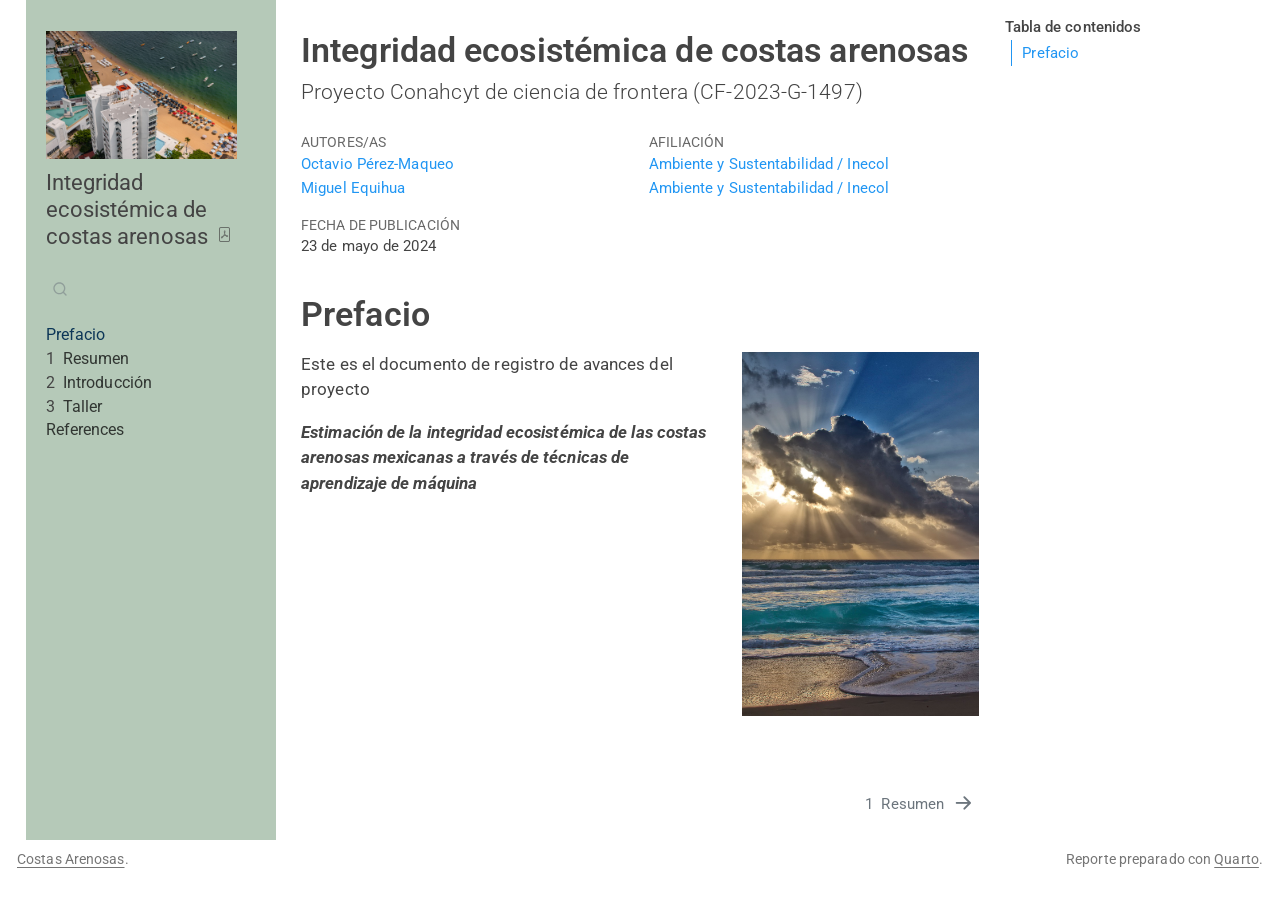
<file: _book/index.html>
<!DOCTYPE html>
<html xmlns="http://www.w3.org/1999/xhtml" lang="es" xml:lang="es"><head>

<meta charset="utf-8">
<meta name="generator" content="quarto-1.6.42">

<meta name="viewport" content="width=device-width, initial-scale=1.0, user-scalable=yes">

<meta name="author" content="Octavio Pérez-Maqueo">
<meta name="author" content="Miguel Equihua">

<title>Integridad ecosistémica de costas arenosas</title>
<style>
code{white-space: pre-wrap;}
span.smallcaps{font-variant: small-caps;}
div.columns{display: flex; gap: min(4vw, 1.5em);}
div.column{flex: auto; overflow-x: auto;}
div.hanging-indent{margin-left: 1.5em; text-indent: -1.5em;}
ul.task-list{list-style: none;}
ul.task-list li input[type="checkbox"] {
  width: 0.8em;
  margin: 0 0.8em 0.2em -1em; /* quarto-specific, see https://github.com/quarto-dev/quarto-cli/issues/4556 */ 
  vertical-align: middle;
}
</style>


<script src="site_libs/quarto-nav/quarto-nav.js"></script>
<script src="site_libs/quarto-nav/headroom.min.js"></script>
<script src="site_libs/clipboard/clipboard.min.js"></script>
<script src="site_libs/quarto-search/autocomplete.umd.js"></script>
<script src="site_libs/quarto-search/fuse.min.js"></script>
<script src="site_libs/quarto-search/quarto-search.js"></script>
<meta name="quarto:offset" content="./">
<link href="./capitulos/summary.html" rel="next">
<link href="./images/plecas_Página_7.png" rel="icon" type="image/png">
<script src="site_libs/quarto-html/quarto.js"></script>
<script src="site_libs/quarto-html/popper.min.js"></script>
<script src="site_libs/quarto-html/tippy.umd.min.js"></script>
<script src="site_libs/quarto-html/anchor.min.js"></script>
<link href="site_libs/quarto-html/tippy.css" rel="stylesheet">
<link href="site_libs/quarto-html/quarto-syntax-highlighting-2f5df379a58b258e96c21c0638c20c03.css" rel="stylesheet" id="quarto-text-highlighting-styles">
<script src="site_libs/bootstrap/bootstrap.min.js"></script>
<link href="site_libs/bootstrap/bootstrap-icons.css" rel="stylesheet">
<link href="site_libs/bootstrap/bootstrap-e0a1d7f4cec0dd688990a1c2dff254f9.min.css" rel="stylesheet" append-hash="true" id="quarto-bootstrap" data-mode="light">
<script id="quarto-search-options" type="application/json">{
  "location": "sidebar",
  "copy-button": false,
  "collapse-after": 3,
  "panel-placement": "start",
  "type": "textbox",
  "limit": 50,
  "keyboard-shortcut": [
    "f",
    "/",
    "s"
  ],
  "show-item-context": false,
  "language": {
    "search-no-results-text": "Sin resultados",
    "search-matching-documents-text": "documentos encontrados",
    "search-copy-link-title": "Copiar el enlace en la búsqueda",
    "search-hide-matches-text": "Ocultar resultados adicionales",
    "search-more-match-text": "resultado adicional en este documento",
    "search-more-matches-text": "resultados adicionales en este documento",
    "search-clear-button-title": "Borrar",
    "search-text-placeholder": "",
    "search-detached-cancel-button-title": "Cancelar",
    "search-submit-button-title": "Enviar",
    "search-label": "Buscar"
  }
}</script>


<link rel="stylesheet" href="costas.css">
</head>

<body class="nav-sidebar floating">

<div id="quarto-search-results"></div>
  <header id="quarto-header" class="headroom fixed-top">
  <nav class="quarto-secondary-nav">
    <div class="container-fluid d-flex">
      <button type="button" class="quarto-btn-toggle btn" data-bs-toggle="collapse" role="button" data-bs-target=".quarto-sidebar-collapse-item" aria-controls="quarto-sidebar" aria-expanded="false" aria-label="Alternar barra lateral" onclick="if (window.quartoToggleHeadroom) { window.quartoToggleHeadroom(); }">
        <i class="bi bi-layout-text-sidebar-reverse"></i>
      </button>
        <nav class="quarto-page-breadcrumbs" aria-label="breadcrumb"><ol class="breadcrumb"><li class="breadcrumb-item"><a href="./index.html">Prefacio</a></li></ol></nav>
        <a class="flex-grow-1" role="navigation" data-bs-toggle="collapse" data-bs-target=".quarto-sidebar-collapse-item" aria-controls="quarto-sidebar" aria-expanded="false" aria-label="Alternar barra lateral" onclick="if (window.quartoToggleHeadroom) { window.quartoToggleHeadroom(); }">      
        </a>
      <button type="button" class="btn quarto-search-button" aria-label="Buscar" onclick="window.quartoOpenSearch();">
        <i class="bi bi-search"></i>
      </button>
    </div>
  </nav>
</header>
<!-- content -->
<div id="quarto-content" class="quarto-container page-columns page-rows-contents page-layout-article">
<!-- sidebar -->
  <nav id="quarto-sidebar" class="sidebar collapse collapse-horizontal quarto-sidebar-collapse-item sidebar-navigation floating overflow-auto">
    <div class="pt-lg-2 mt-2 text-left sidebar-header sidebar-header-stacked">
      <a href="./index.html" class="sidebar-logo-link">
      <img src="./images/beach-7318494_1920.jpg" alt="" class="sidebar-logo py-0 d-lg-inline d-none">
      </a>
    <div class="sidebar-title mb-0 py-0">
      <a href="./">Integridad ecosistémica de costas arenosas</a> 
        <div class="sidebar-tools-main">
    <a href="./Integridad-ecosistémica-de-costas-arenosas.pdf" title="Descargar PDF" class="quarto-navigation-tool px-1" aria-label="Descargar PDF"><i class="bi bi-file-pdf"></i></a>
</div>
    </div>
      </div>
        <div class="mt-2 flex-shrink-0 align-items-center">
        <div class="sidebar-search">
        <div id="quarto-search" class="" title="Buscar"></div>
        </div>
        </div>
    <div class="sidebar-menu-container"> 
    <ul class="list-unstyled mt-1">
        <li class="sidebar-item">
  <div class="sidebar-item-container"> 
  <a href="./index.html" class="sidebar-item-text sidebar-link active">
 <span class="menu-text">Prefacio</span></a>
  </div>
</li>
        <li class="sidebar-item">
  <div class="sidebar-item-container"> 
  <a href="./capitulos/summary.html" class="sidebar-item-text sidebar-link">
 <span class="menu-text"><span class="chapter-number">1</span>&nbsp; <span class="chapter-title">Resumen</span></span></a>
  </div>
</li>
        <li class="sidebar-item">
  <div class="sidebar-item-container"> 
  <a href="./capitulos/intro.html" class="sidebar-item-text sidebar-link">
 <span class="menu-text"><span class="chapter-number">2</span>&nbsp; <span class="chapter-title">Introducción</span></span></a>
  </div>
</li>
        <li class="sidebar-item">
  <div class="sidebar-item-container"> 
  <a href="./capitulos/taller.html" class="sidebar-item-text sidebar-link">
 <span class="menu-text"><span class="chapter-number">3</span>&nbsp; <span class="chapter-title">Taller</span></span></a>
  </div>
</li>
        <li class="sidebar-item">
  <div class="sidebar-item-container"> 
  <a href="./capitulos/references.html" class="sidebar-item-text sidebar-link">
 <span class="menu-text">References</span></a>
  </div>
</li>
    </ul>
    </div>
</nav>
<div id="quarto-sidebar-glass" class="quarto-sidebar-collapse-item" data-bs-toggle="collapse" data-bs-target=".quarto-sidebar-collapse-item"></div>
<!-- margin-sidebar -->
    <div id="quarto-margin-sidebar" class="sidebar margin-sidebar">
        <nav id="TOC" role="doc-toc" class="toc-active">
    <h2 id="toc-title">Tabla de contenidos</h2>
   
  <ul>
  <li><a href="#prefacio" id="toc-prefacio" class="nav-link active" data-scroll-target="#prefacio">Prefacio</a></li>
  </ul>
</nav>
    </div>
<!-- main -->
<main class="content" id="quarto-document-content">

<header id="title-block-header" class="quarto-title-block default">
<div class="quarto-title">
<h1 class="title">Integridad ecosistémica de costas arenosas</h1>
<p class="subtitle lead">Proyecto Conahcyt de ciencia de frontera (CF-2023-G-1497)</p>
</div>


<div class="quarto-title-meta-author">
  <div class="quarto-title-meta-heading">Autores/as</div>
  <div class="quarto-title-meta-heading">Afiliación</div>
  
    <div class="quarto-title-meta-contents">
    <p class="author"><a href="https://inecol.mx/">Octavio Pérez-Maqueo</a> </p>
  </div>
  <div class="quarto-title-meta-contents">
        <p class="affiliation">
            <a href="https://inecol.mx">
            Ambiente y Sustentabilidad / Inecol
            </a>
          </p>
      </div>
    <div class="quarto-title-meta-contents">
    <p class="author"><a href="https://inecol.mx/">Miguel Equihua</a> </p>
  </div>
  <div class="quarto-title-meta-contents">
        <p class="affiliation">
            <a href="https://inecol.mx">
            Ambiente y Sustentabilidad / Inecol
            </a>
          </p>
      </div>
  </div>

<div class="quarto-title-meta">

      
    <div>
    <div class="quarto-title-meta-heading">Fecha de publicación</div>
    <div class="quarto-title-meta-contents">
      <p class="date">23 de mayo de 2024</p>
    </div>
  </div>
  
    
  </div>
  


</header>



<section id="prefacio" class="level1 unnumbered">
<h1 class="unnumbered">Prefacio</h1><p><img src="images/landscape-546343_1280.jpg" title="Integridad ecosistémica de costas arenosas" class="quarto-cover-image img-fluid"></p>
<p>Este es el documento de registro de avances del proyecto</p>
<p><strong><em>Estimación de la integridad ecosistémica de las costas arenosas mexicanas a través de técnicas de aprendizaje de máquina</em></strong></p>


</section>

</main> <!-- /main -->
<script id="quarto-html-after-body" type="application/javascript">
window.document.addEventListener("DOMContentLoaded", function (event) {
  const toggleBodyColorMode = (bsSheetEl) => {
    const mode = bsSheetEl.getAttribute("data-mode");
    const bodyEl = window.document.querySelector("body");
    if (mode === "dark") {
      bodyEl.classList.add("quarto-dark");
      bodyEl.classList.remove("quarto-light");
    } else {
      bodyEl.classList.add("quarto-light");
      bodyEl.classList.remove("quarto-dark");
    }
  }
  const toggleBodyColorPrimary = () => {
    const bsSheetEl = window.document.querySelector("link#quarto-bootstrap");
    if (bsSheetEl) {
      toggleBodyColorMode(bsSheetEl);
    }
  }
  toggleBodyColorPrimary();  
  const icon = "";
  const anchorJS = new window.AnchorJS();
  anchorJS.options = {
    placement: 'right',
    icon: icon
  };
  anchorJS.add('.anchored');
  const isCodeAnnotation = (el) => {
    for (const clz of el.classList) {
      if (clz.startsWith('code-annotation-')) {                     
        return true;
      }
    }
    return false;
  }
  const onCopySuccess = function(e) {
    // button target
    const button = e.trigger;
    // don't keep focus
    button.blur();
    // flash "checked"
    button.classList.add('code-copy-button-checked');
    var currentTitle = button.getAttribute("title");
    button.setAttribute("title", "Copiado");
    let tooltip;
    if (window.bootstrap) {
      button.setAttribute("data-bs-toggle", "tooltip");
      button.setAttribute("data-bs-placement", "left");
      button.setAttribute("data-bs-title", "Copiado");
      tooltip = new bootstrap.Tooltip(button, 
        { trigger: "manual", 
          customClass: "code-copy-button-tooltip",
          offset: [0, -8]});
      tooltip.show();    
    }
    setTimeout(function() {
      if (tooltip) {
        tooltip.hide();
        button.removeAttribute("data-bs-title");
        button.removeAttribute("data-bs-toggle");
        button.removeAttribute("data-bs-placement");
      }
      button.setAttribute("title", currentTitle);
      button.classList.remove('code-copy-button-checked');
    }, 1000);
    // clear code selection
    e.clearSelection();
  }
  const getTextToCopy = function(trigger) {
      const codeEl = trigger.previousElementSibling.cloneNode(true);
      for (const childEl of codeEl.children) {
        if (isCodeAnnotation(childEl)) {
          childEl.remove();
        }
      }
      return codeEl.innerText;
  }
  const clipboard = new window.ClipboardJS('.code-copy-button:not([data-in-quarto-modal])', {
    text: getTextToCopy
  });
  clipboard.on('success', onCopySuccess);
  if (window.document.getElementById('quarto-embedded-source-code-modal')) {
    const clipboardModal = new window.ClipboardJS('.code-copy-button[data-in-quarto-modal]', {
      text: getTextToCopy,
      container: window.document.getElementById('quarto-embedded-source-code-modal')
    });
    clipboardModal.on('success', onCopySuccess);
  }
    var localhostRegex = new RegExp(/^(?:http|https):\/\/localhost\:?[0-9]*\//);
    var mailtoRegex = new RegExp(/^mailto:/);
      var filterRegex = new RegExp('/' + window.location.host + '/');
    var isInternal = (href) => {
        return filterRegex.test(href) || localhostRegex.test(href) || mailtoRegex.test(href);
    }
    // Inspect non-navigation links and adorn them if external
 	var links = window.document.querySelectorAll('a[href]:not(.nav-link):not(.navbar-brand):not(.toc-action):not(.sidebar-link):not(.sidebar-item-toggle):not(.pagination-link):not(.no-external):not([aria-hidden]):not(.dropdown-item):not(.quarto-navigation-tool):not(.about-link)');
    for (var i=0; i<links.length; i++) {
      const link = links[i];
      if (!isInternal(link.href)) {
        // undo the damage that might have been done by quarto-nav.js in the case of
        // links that we want to consider external
        if (link.dataset.originalHref !== undefined) {
          link.href = link.dataset.originalHref;
        }
      }
    }
  function tippyHover(el, contentFn, onTriggerFn, onUntriggerFn) {
    const config = {
      allowHTML: true,
      maxWidth: 500,
      delay: 100,
      arrow: false,
      appendTo: function(el) {
          return el.parentElement;
      },
      interactive: true,
      interactiveBorder: 10,
      theme: 'quarto',
      placement: 'bottom-start',
    };
    if (contentFn) {
      config.content = contentFn;
    }
    if (onTriggerFn) {
      config.onTrigger = onTriggerFn;
    }
    if (onUntriggerFn) {
      config.onUntrigger = onUntriggerFn;
    }
    window.tippy(el, config); 
  }
  const noterefs = window.document.querySelectorAll('a[role="doc-noteref"]');
  for (var i=0; i<noterefs.length; i++) {
    const ref = noterefs[i];
    tippyHover(ref, function() {
      // use id or data attribute instead here
      let href = ref.getAttribute('data-footnote-href') || ref.getAttribute('href');
      try { href = new URL(href).hash; } catch {}
      const id = href.replace(/^#\/?/, "");
      const note = window.document.getElementById(id);
      if (note) {
        return note.innerHTML;
      } else {
        return "";
      }
    });
  }
  const xrefs = window.document.querySelectorAll('a.quarto-xref');
  const processXRef = (id, note) => {
    // Strip column container classes
    const stripColumnClz = (el) => {
      el.classList.remove("page-full", "page-columns");
      if (el.children) {
        for (const child of el.children) {
          stripColumnClz(child);
        }
      }
    }
    stripColumnClz(note)
    if (id === null || id.startsWith('sec-')) {
      // Special case sections, only their first couple elements
      const container = document.createElement("div");
      if (note.children && note.children.length > 2) {
        container.appendChild(note.children[0].cloneNode(true));
        for (let i = 1; i < note.children.length; i++) {
          const child = note.children[i];
          if (child.tagName === "P" && child.innerText === "") {
            continue;
          } else {
            container.appendChild(child.cloneNode(true));
            break;
          }
        }
        if (window.Quarto?.typesetMath) {
          window.Quarto.typesetMath(container);
        }
        return container.innerHTML
      } else {
        if (window.Quarto?.typesetMath) {
          window.Quarto.typesetMath(note);
        }
        return note.innerHTML;
      }
    } else {
      // Remove any anchor links if they are present
      const anchorLink = note.querySelector('a.anchorjs-link');
      if (anchorLink) {
        anchorLink.remove();
      }
      if (window.Quarto?.typesetMath) {
        window.Quarto.typesetMath(note);
      }
      if (note.classList.contains("callout")) {
        return note.outerHTML;
      } else {
        return note.innerHTML;
      }
    }
  }
  for (var i=0; i<xrefs.length; i++) {
    const xref = xrefs[i];
    tippyHover(xref, undefined, function(instance) {
      instance.disable();
      let url = xref.getAttribute('href');
      let hash = undefined; 
      if (url.startsWith('#')) {
        hash = url;
      } else {
        try { hash = new URL(url).hash; } catch {}
      }
      if (hash) {
        const id = hash.replace(/^#\/?/, "");
        const note = window.document.getElementById(id);
        if (note !== null) {
          try {
            const html = processXRef(id, note.cloneNode(true));
            instance.setContent(html);
          } finally {
            instance.enable();
            instance.show();
          }
        } else {
          // See if we can fetch this
          fetch(url.split('#')[0])
          .then(res => res.text())
          .then(html => {
            const parser = new DOMParser();
            const htmlDoc = parser.parseFromString(html, "text/html");
            const note = htmlDoc.getElementById(id);
            if (note !== null) {
              const html = processXRef(id, note);
              instance.setContent(html);
            } 
          }).finally(() => {
            instance.enable();
            instance.show();
          });
        }
      } else {
        // See if we can fetch a full url (with no hash to target)
        // This is a special case and we should probably do some content thinning / targeting
        fetch(url)
        .then(res => res.text())
        .then(html => {
          const parser = new DOMParser();
          const htmlDoc = parser.parseFromString(html, "text/html");
          const note = htmlDoc.querySelector('main.content');
          if (note !== null) {
            // This should only happen for chapter cross references
            // (since there is no id in the URL)
            // remove the first header
            if (note.children.length > 0 && note.children[0].tagName === "HEADER") {
              note.children[0].remove();
            }
            const html = processXRef(null, note);
            instance.setContent(html);
          } 
        }).finally(() => {
          instance.enable();
          instance.show();
        });
      }
    }, function(instance) {
    });
  }
      let selectedAnnoteEl;
      const selectorForAnnotation = ( cell, annotation) => {
        let cellAttr = 'data-code-cell="' + cell + '"';
        let lineAttr = 'data-code-annotation="' +  annotation + '"';
        const selector = 'span[' + cellAttr + '][' + lineAttr + ']';
        return selector;
      }
      const selectCodeLines = (annoteEl) => {
        const doc = window.document;
        const targetCell = annoteEl.getAttribute("data-target-cell");
        const targetAnnotation = annoteEl.getAttribute("data-target-annotation");
        const annoteSpan = window.document.querySelector(selectorForAnnotation(targetCell, targetAnnotation));
        const lines = annoteSpan.getAttribute("data-code-lines").split(",");
        const lineIds = lines.map((line) => {
          return targetCell + "-" + line;
        })
        let top = null;
        let height = null;
        let parent = null;
        if (lineIds.length > 0) {
            //compute the position of the single el (top and bottom and make a div)
            const el = window.document.getElementById(lineIds[0]);
            top = el.offsetTop;
            height = el.offsetHeight;
            parent = el.parentElement.parentElement;
          if (lineIds.length > 1) {
            const lastEl = window.document.getElementById(lineIds[lineIds.length - 1]);
            const bottom = lastEl.offsetTop + lastEl.offsetHeight;
            height = bottom - top;
          }
          if (top !== null && height !== null && parent !== null) {
            // cook up a div (if necessary) and position it 
            let div = window.document.getElementById("code-annotation-line-highlight");
            if (div === null) {
              div = window.document.createElement("div");
              div.setAttribute("id", "code-annotation-line-highlight");
              div.style.position = 'absolute';
              parent.appendChild(div);
            }
            div.style.top = top - 2 + "px";
            div.style.height = height + 4 + "px";
            div.style.left = 0;
            let gutterDiv = window.document.getElementById("code-annotation-line-highlight-gutter");
            if (gutterDiv === null) {
              gutterDiv = window.document.createElement("div");
              gutterDiv.setAttribute("id", "code-annotation-line-highlight-gutter");
              gutterDiv.style.position = 'absolute';
              const codeCell = window.document.getElementById(targetCell);
              const gutter = codeCell.querySelector('.code-annotation-gutter');
              gutter.appendChild(gutterDiv);
            }
            gutterDiv.style.top = top - 2 + "px";
            gutterDiv.style.height = height + 4 + "px";
          }
          selectedAnnoteEl = annoteEl;
        }
      };
      const unselectCodeLines = () => {
        const elementsIds = ["code-annotation-line-highlight", "code-annotation-line-highlight-gutter"];
        elementsIds.forEach((elId) => {
          const div = window.document.getElementById(elId);
          if (div) {
            div.remove();
          }
        });
        selectedAnnoteEl = undefined;
      };
        // Handle positioning of the toggle
    window.addEventListener(
      "resize",
      throttle(() => {
        elRect = undefined;
        if (selectedAnnoteEl) {
          selectCodeLines(selectedAnnoteEl);
        }
      }, 10)
    );
    function throttle(fn, ms) {
    let throttle = false;
    let timer;
      return (...args) => {
        if(!throttle) { // first call gets through
            fn.apply(this, args);
            throttle = true;
        } else { // all the others get throttled
            if(timer) clearTimeout(timer); // cancel #2
            timer = setTimeout(() => {
              fn.apply(this, args);
              timer = throttle = false;
            }, ms);
        }
      };
    }
      // Attach click handler to the DT
      const annoteDls = window.document.querySelectorAll('dt[data-target-cell]');
      for (const annoteDlNode of annoteDls) {
        annoteDlNode.addEventListener('click', (event) => {
          const clickedEl = event.target;
          if (clickedEl !== selectedAnnoteEl) {
            unselectCodeLines();
            const activeEl = window.document.querySelector('dt[data-target-cell].code-annotation-active');
            if (activeEl) {
              activeEl.classList.remove('code-annotation-active');
            }
            selectCodeLines(clickedEl);
            clickedEl.classList.add('code-annotation-active');
          } else {
            // Unselect the line
            unselectCodeLines();
            clickedEl.classList.remove('code-annotation-active');
          }
        });
      }
  const findCites = (el) => {
    const parentEl = el.parentElement;
    if (parentEl) {
      const cites = parentEl.dataset.cites;
      if (cites) {
        return {
          el,
          cites: cites.split(' ')
        };
      } else {
        return findCites(el.parentElement)
      }
    } else {
      return undefined;
    }
  };
  var bibliorefs = window.document.querySelectorAll('a[role="doc-biblioref"]');
  for (var i=0; i<bibliorefs.length; i++) {
    const ref = bibliorefs[i];
    const citeInfo = findCites(ref);
    if (citeInfo) {
      tippyHover(citeInfo.el, function() {
        var popup = window.document.createElement('div');
        citeInfo.cites.forEach(function(cite) {
          var citeDiv = window.document.createElement('div');
          citeDiv.classList.add('hanging-indent');
          citeDiv.classList.add('csl-entry');
          var biblioDiv = window.document.getElementById('ref-' + cite);
          if (biblioDiv) {
            citeDiv.innerHTML = biblioDiv.innerHTML;
          }
          popup.appendChild(citeDiv);
        });
        return popup.innerHTML;
      });
    }
  }
});
</script>
<nav class="page-navigation">
  <div class="nav-page nav-page-previous">
  </div>
  <div class="nav-page nav-page-next">
      <a href="./capitulos/summary.html" class="pagination-link" aria-label="Resumen">
        <span class="nav-page-text"><span class="chapter-number">1</span>&nbsp; <span class="chapter-title">Resumen</span></span> <i class="bi bi-arrow-right-short"></i>
      </a>
  </div>
</nav>
</div> <!-- /content -->
<footer class="footer">
  <div class="nav-footer">
    <div class="nav-footer-left">
<p><a href="https://sw-costas-arenosas.netlify.app/">Costas Arenosas</a>.</p>
</div>   
    <div class="nav-footer-center">
      &nbsp;
    </div>
    <div class="nav-footer-right">
<p>Reporte preparado con <a href="https://quarto.org/">Quarto</a>.</p>
</div>
  </div>
</footer>




</body></html>
</file>
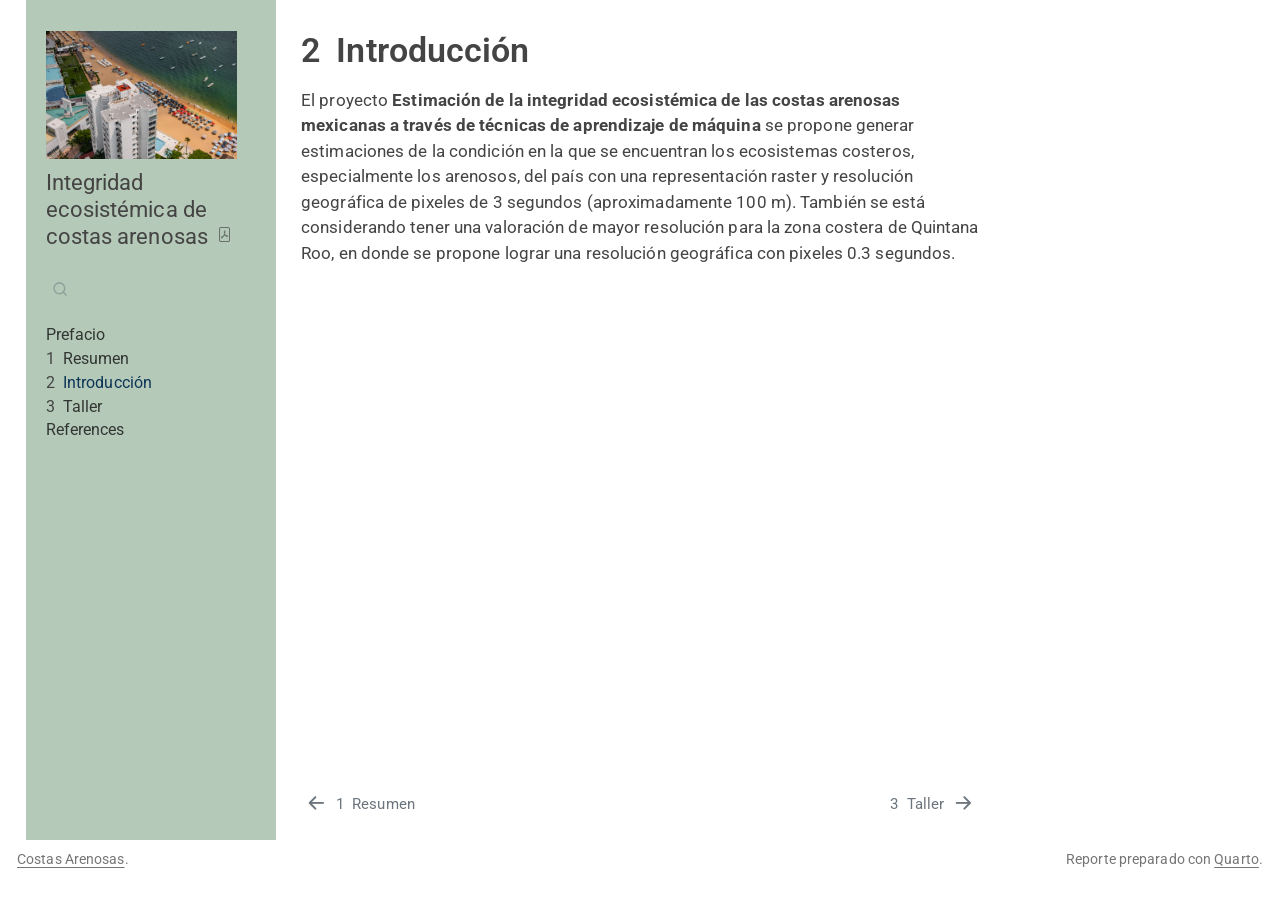
<file: _book/capitulos/intro.html>
<!DOCTYPE html>
<html xmlns="http://www.w3.org/1999/xhtml" lang="es" xml:lang="es"><head>

<meta charset="utf-8">
<meta name="generator" content="quarto-1.6.42">

<meta name="viewport" content="width=device-width, initial-scale=1.0, user-scalable=yes">


<title>2&nbsp; Introducción – Integridad ecosistémica de costas arenosas</title>
<style>
code{white-space: pre-wrap;}
span.smallcaps{font-variant: small-caps;}
div.columns{display: flex; gap: min(4vw, 1.5em);}
div.column{flex: auto; overflow-x: auto;}
div.hanging-indent{margin-left: 1.5em; text-indent: -1.5em;}
ul.task-list{list-style: none;}
ul.task-list li input[type="checkbox"] {
  width: 0.8em;
  margin: 0 0.8em 0.2em -1em; /* quarto-specific, see https://github.com/quarto-dev/quarto-cli/issues/4556 */ 
  vertical-align: middle;
}
</style>


<script src="../site_libs/quarto-nav/quarto-nav.js"></script>
<script src="../site_libs/quarto-nav/headroom.min.js"></script>
<script src="../site_libs/clipboard/clipboard.min.js"></script>
<script src="../site_libs/quarto-search/autocomplete.umd.js"></script>
<script src="../site_libs/quarto-search/fuse.min.js"></script>
<script src="../site_libs/quarto-search/quarto-search.js"></script>
<meta name="quarto:offset" content="../">
<link href="../capitulos/taller.html" rel="next">
<link href="../capitulos/summary.html" rel="prev">
<link href="../images/plecas_Página_7.png" rel="icon" type="image/png">
<script src="../site_libs/quarto-html/quarto.js"></script>
<script src="../site_libs/quarto-html/popper.min.js"></script>
<script src="../site_libs/quarto-html/tippy.umd.min.js"></script>
<script src="../site_libs/quarto-html/anchor.min.js"></script>
<link href="../site_libs/quarto-html/tippy.css" rel="stylesheet">
<link href="../site_libs/quarto-html/quarto-syntax-highlighting-2f5df379a58b258e96c21c0638c20c03.css" rel="stylesheet" id="quarto-text-highlighting-styles">
<script src="../site_libs/bootstrap/bootstrap.min.js"></script>
<link href="../site_libs/bootstrap/bootstrap-icons.css" rel="stylesheet">
<link href="../site_libs/bootstrap/bootstrap-e0a1d7f4cec0dd688990a1c2dff254f9.min.css" rel="stylesheet" append-hash="true" id="quarto-bootstrap" data-mode="light">
<script id="quarto-search-options" type="application/json">{
  "location": "sidebar",
  "copy-button": false,
  "collapse-after": 3,
  "panel-placement": "start",
  "type": "textbox",
  "limit": 50,
  "keyboard-shortcut": [
    "f",
    "/",
    "s"
  ],
  "show-item-context": false,
  "language": {
    "search-no-results-text": "Sin resultados",
    "search-matching-documents-text": "documentos encontrados",
    "search-copy-link-title": "Copiar el enlace en la búsqueda",
    "search-hide-matches-text": "Ocultar resultados adicionales",
    "search-more-match-text": "resultado adicional en este documento",
    "search-more-matches-text": "resultados adicionales en este documento",
    "search-clear-button-title": "Borrar",
    "search-text-placeholder": "",
    "search-detached-cancel-button-title": "Cancelar",
    "search-submit-button-title": "Enviar",
    "search-label": "Buscar"
  }
}</script>


<link rel="stylesheet" href="../costas.css">
</head>

<body class="nav-sidebar floating">

<div id="quarto-search-results"></div>
  <header id="quarto-header" class="headroom fixed-top">
  <nav class="quarto-secondary-nav">
    <div class="container-fluid d-flex">
      <button type="button" class="quarto-btn-toggle btn" data-bs-toggle="collapse" role="button" data-bs-target=".quarto-sidebar-collapse-item" aria-controls="quarto-sidebar" aria-expanded="false" aria-label="Alternar barra lateral" onclick="if (window.quartoToggleHeadroom) { window.quartoToggleHeadroom(); }">
        <i class="bi bi-layout-text-sidebar-reverse"></i>
      </button>
        <nav class="quarto-page-breadcrumbs" aria-label="breadcrumb"><ol class="breadcrumb"><li class="breadcrumb-item"><a href="../capitulos/intro.html"><span class="chapter-number">2</span>&nbsp; <span class="chapter-title">Introducción</span></a></li></ol></nav>
        <a class="flex-grow-1" role="navigation" data-bs-toggle="collapse" data-bs-target=".quarto-sidebar-collapse-item" aria-controls="quarto-sidebar" aria-expanded="false" aria-label="Alternar barra lateral" onclick="if (window.quartoToggleHeadroom) { window.quartoToggleHeadroom(); }">      
        </a>
      <button type="button" class="btn quarto-search-button" aria-label="Buscar" onclick="window.quartoOpenSearch();">
        <i class="bi bi-search"></i>
      </button>
    </div>
  </nav>
</header>
<!-- content -->
<div id="quarto-content" class="quarto-container page-columns page-rows-contents page-layout-article">
<!-- sidebar -->
  <nav id="quarto-sidebar" class="sidebar collapse collapse-horizontal quarto-sidebar-collapse-item sidebar-navigation floating overflow-auto">
    <div class="pt-lg-2 mt-2 text-left sidebar-header sidebar-header-stacked">
      <a href="../index.html" class="sidebar-logo-link">
      <img src="../images/beach-7318494_1920.jpg" alt="" class="sidebar-logo py-0 d-lg-inline d-none">
      </a>
    <div class="sidebar-title mb-0 py-0">
      <a href="../">Integridad ecosistémica de costas arenosas</a> 
        <div class="sidebar-tools-main">
    <a href="../Integridad-ecosistémica-de-costas-arenosas.pdf" title="Descargar PDF" class="quarto-navigation-tool px-1" aria-label="Descargar PDF"><i class="bi bi-file-pdf"></i></a>
</div>
    </div>
      </div>
        <div class="mt-2 flex-shrink-0 align-items-center">
        <div class="sidebar-search">
        <div id="quarto-search" class="" title="Buscar"></div>
        </div>
        </div>
    <div class="sidebar-menu-container"> 
    <ul class="list-unstyled mt-1">
        <li class="sidebar-item">
  <div class="sidebar-item-container"> 
  <a href="../index.html" class="sidebar-item-text sidebar-link">
 <span class="menu-text">Prefacio</span></a>
  </div>
</li>
        <li class="sidebar-item">
  <div class="sidebar-item-container"> 
  <a href="../capitulos/summary.html" class="sidebar-item-text sidebar-link">
 <span class="menu-text"><span class="chapter-number">1</span>&nbsp; <span class="chapter-title">Resumen</span></span></a>
  </div>
</li>
        <li class="sidebar-item">
  <div class="sidebar-item-container"> 
  <a href="../capitulos/intro.html" class="sidebar-item-text sidebar-link active">
 <span class="menu-text"><span class="chapter-number">2</span>&nbsp; <span class="chapter-title">Introducción</span></span></a>
  </div>
</li>
        <li class="sidebar-item">
  <div class="sidebar-item-container"> 
  <a href="../capitulos/taller.html" class="sidebar-item-text sidebar-link">
 <span class="menu-text"><span class="chapter-number">3</span>&nbsp; <span class="chapter-title">Taller</span></span></a>
  </div>
</li>
        <li class="sidebar-item">
  <div class="sidebar-item-container"> 
  <a href="../capitulos/references.html" class="sidebar-item-text sidebar-link">
 <span class="menu-text">References</span></a>
  </div>
</li>
    </ul>
    </div>
</nav>
<div id="quarto-sidebar-glass" class="quarto-sidebar-collapse-item" data-bs-toggle="collapse" data-bs-target=".quarto-sidebar-collapse-item"></div>
<!-- margin-sidebar -->
    <div id="quarto-margin-sidebar" class="sidebar margin-sidebar zindex-bottom">
        
    </div>
<!-- main -->
<main class="content" id="quarto-document-content">

<header id="title-block-header" class="quarto-title-block default">
<div class="quarto-title">
<h1 class="title"><span class="chapter-number">2</span>&nbsp; <span class="chapter-title">Introducción</span></h1>
</div>



<div class="quarto-title-meta">

    
  
    
  </div>
  


</header>


<p>El proyecto <strong>Estimación de la integridad ecosistémica de las costas arenosas mexicanas a través de técnicas de aprendizaje de máquina</strong> se propone generar estimaciones de la condición en la que se encuentran los ecosistemas costeros, especialmente los arenosos, del país con una representación raster y resolución geográfica de pixeles de 3 segundos (aproximadamente 100 m). También se está considerando tener una valoración de mayor resolución para la zona costera de Quintana Roo, en donde se propone lograr una resolución geográfica con pixeles 0.3 segundos.</p>



</main> <!-- /main -->
<script id="quarto-html-after-body" type="application/javascript">
window.document.addEventListener("DOMContentLoaded", function (event) {
  const toggleBodyColorMode = (bsSheetEl) => {
    const mode = bsSheetEl.getAttribute("data-mode");
    const bodyEl = window.document.querySelector("body");
    if (mode === "dark") {
      bodyEl.classList.add("quarto-dark");
      bodyEl.classList.remove("quarto-light");
    } else {
      bodyEl.classList.add("quarto-light");
      bodyEl.classList.remove("quarto-dark");
    }
  }
  const toggleBodyColorPrimary = () => {
    const bsSheetEl = window.document.querySelector("link#quarto-bootstrap");
    if (bsSheetEl) {
      toggleBodyColorMode(bsSheetEl);
    }
  }
  toggleBodyColorPrimary();  
  const icon = "";
  const anchorJS = new window.AnchorJS();
  anchorJS.options = {
    placement: 'right',
    icon: icon
  };
  anchorJS.add('.anchored');
  const isCodeAnnotation = (el) => {
    for (const clz of el.classList) {
      if (clz.startsWith('code-annotation-')) {                     
        return true;
      }
    }
    return false;
  }
  const onCopySuccess = function(e) {
    // button target
    const button = e.trigger;
    // don't keep focus
    button.blur();
    // flash "checked"
    button.classList.add('code-copy-button-checked');
    var currentTitle = button.getAttribute("title");
    button.setAttribute("title", "Copiado");
    let tooltip;
    if (window.bootstrap) {
      button.setAttribute("data-bs-toggle", "tooltip");
      button.setAttribute("data-bs-placement", "left");
      button.setAttribute("data-bs-title", "Copiado");
      tooltip = new bootstrap.Tooltip(button, 
        { trigger: "manual", 
          customClass: "code-copy-button-tooltip",
          offset: [0, -8]});
      tooltip.show();    
    }
    setTimeout(function() {
      if (tooltip) {
        tooltip.hide();
        button.removeAttribute("data-bs-title");
        button.removeAttribute("data-bs-toggle");
        button.removeAttribute("data-bs-placement");
      }
      button.setAttribute("title", currentTitle);
      button.classList.remove('code-copy-button-checked');
    }, 1000);
    // clear code selection
    e.clearSelection();
  }
  const getTextToCopy = function(trigger) {
      const codeEl = trigger.previousElementSibling.cloneNode(true);
      for (const childEl of codeEl.children) {
        if (isCodeAnnotation(childEl)) {
          childEl.remove();
        }
      }
      return codeEl.innerText;
  }
  const clipboard = new window.ClipboardJS('.code-copy-button:not([data-in-quarto-modal])', {
    text: getTextToCopy
  });
  clipboard.on('success', onCopySuccess);
  if (window.document.getElementById('quarto-embedded-source-code-modal')) {
    const clipboardModal = new window.ClipboardJS('.code-copy-button[data-in-quarto-modal]', {
      text: getTextToCopy,
      container: window.document.getElementById('quarto-embedded-source-code-modal')
    });
    clipboardModal.on('success', onCopySuccess);
  }
    var localhostRegex = new RegExp(/^(?:http|https):\/\/localhost\:?[0-9]*\//);
    var mailtoRegex = new RegExp(/^mailto:/);
      var filterRegex = new RegExp('/' + window.location.host + '/');
    var isInternal = (href) => {
        return filterRegex.test(href) || localhostRegex.test(href) || mailtoRegex.test(href);
    }
    // Inspect non-navigation links and adorn them if external
 	var links = window.document.querySelectorAll('a[href]:not(.nav-link):not(.navbar-brand):not(.toc-action):not(.sidebar-link):not(.sidebar-item-toggle):not(.pagination-link):not(.no-external):not([aria-hidden]):not(.dropdown-item):not(.quarto-navigation-tool):not(.about-link)');
    for (var i=0; i<links.length; i++) {
      const link = links[i];
      if (!isInternal(link.href)) {
        // undo the damage that might have been done by quarto-nav.js in the case of
        // links that we want to consider external
        if (link.dataset.originalHref !== undefined) {
          link.href = link.dataset.originalHref;
        }
      }
    }
  function tippyHover(el, contentFn, onTriggerFn, onUntriggerFn) {
    const config = {
      allowHTML: true,
      maxWidth: 500,
      delay: 100,
      arrow: false,
      appendTo: function(el) {
          return el.parentElement;
      },
      interactive: true,
      interactiveBorder: 10,
      theme: 'quarto',
      placement: 'bottom-start',
    };
    if (contentFn) {
      config.content = contentFn;
    }
    if (onTriggerFn) {
      config.onTrigger = onTriggerFn;
    }
    if (onUntriggerFn) {
      config.onUntrigger = onUntriggerFn;
    }
    window.tippy(el, config); 
  }
  const noterefs = window.document.querySelectorAll('a[role="doc-noteref"]');
  for (var i=0; i<noterefs.length; i++) {
    const ref = noterefs[i];
    tippyHover(ref, function() {
      // use id or data attribute instead here
      let href = ref.getAttribute('data-footnote-href') || ref.getAttribute('href');
      try { href = new URL(href).hash; } catch {}
      const id = href.replace(/^#\/?/, "");
      const note = window.document.getElementById(id);
      if (note) {
        return note.innerHTML;
      } else {
        return "";
      }
    });
  }
  const xrefs = window.document.querySelectorAll('a.quarto-xref');
  const processXRef = (id, note) => {
    // Strip column container classes
    const stripColumnClz = (el) => {
      el.classList.remove("page-full", "page-columns");
      if (el.children) {
        for (const child of el.children) {
          stripColumnClz(child);
        }
      }
    }
    stripColumnClz(note)
    if (id === null || id.startsWith('sec-')) {
      // Special case sections, only their first couple elements
      const container = document.createElement("div");
      if (note.children && note.children.length > 2) {
        container.appendChild(note.children[0].cloneNode(true));
        for (let i = 1; i < note.children.length; i++) {
          const child = note.children[i];
          if (child.tagName === "P" && child.innerText === "") {
            continue;
          } else {
            container.appendChild(child.cloneNode(true));
            break;
          }
        }
        if (window.Quarto?.typesetMath) {
          window.Quarto.typesetMath(container);
        }
        return container.innerHTML
      } else {
        if (window.Quarto?.typesetMath) {
          window.Quarto.typesetMath(note);
        }
        return note.innerHTML;
      }
    } else {
      // Remove any anchor links if they are present
      const anchorLink = note.querySelector('a.anchorjs-link');
      if (anchorLink) {
        anchorLink.remove();
      }
      if (window.Quarto?.typesetMath) {
        window.Quarto.typesetMath(note);
      }
      if (note.classList.contains("callout")) {
        return note.outerHTML;
      } else {
        return note.innerHTML;
      }
    }
  }
  for (var i=0; i<xrefs.length; i++) {
    const xref = xrefs[i];
    tippyHover(xref, undefined, function(instance) {
      instance.disable();
      let url = xref.getAttribute('href');
      let hash = undefined; 
      if (url.startsWith('#')) {
        hash = url;
      } else {
        try { hash = new URL(url).hash; } catch {}
      }
      if (hash) {
        const id = hash.replace(/^#\/?/, "");
        const note = window.document.getElementById(id);
        if (note !== null) {
          try {
            const html = processXRef(id, note.cloneNode(true));
            instance.setContent(html);
          } finally {
            instance.enable();
            instance.show();
          }
        } else {
          // See if we can fetch this
          fetch(url.split('#')[0])
          .then(res => res.text())
          .then(html => {
            const parser = new DOMParser();
            const htmlDoc = parser.parseFromString(html, "text/html");
            const note = htmlDoc.getElementById(id);
            if (note !== null) {
              const html = processXRef(id, note);
              instance.setContent(html);
            } 
          }).finally(() => {
            instance.enable();
            instance.show();
          });
        }
      } else {
        // See if we can fetch a full url (with no hash to target)
        // This is a special case and we should probably do some content thinning / targeting
        fetch(url)
        .then(res => res.text())
        .then(html => {
          const parser = new DOMParser();
          const htmlDoc = parser.parseFromString(html, "text/html");
          const note = htmlDoc.querySelector('main.content');
          if (note !== null) {
            // This should only happen for chapter cross references
            // (since there is no id in the URL)
            // remove the first header
            if (note.children.length > 0 && note.children[0].tagName === "HEADER") {
              note.children[0].remove();
            }
            const html = processXRef(null, note);
            instance.setContent(html);
          } 
        }).finally(() => {
          instance.enable();
          instance.show();
        });
      }
    }, function(instance) {
    });
  }
      let selectedAnnoteEl;
      const selectorForAnnotation = ( cell, annotation) => {
        let cellAttr = 'data-code-cell="' + cell + '"';
        let lineAttr = 'data-code-annotation="' +  annotation + '"';
        const selector = 'span[' + cellAttr + '][' + lineAttr + ']';
        return selector;
      }
      const selectCodeLines = (annoteEl) => {
        const doc = window.document;
        const targetCell = annoteEl.getAttribute("data-target-cell");
        const targetAnnotation = annoteEl.getAttribute("data-target-annotation");
        const annoteSpan = window.document.querySelector(selectorForAnnotation(targetCell, targetAnnotation));
        const lines = annoteSpan.getAttribute("data-code-lines").split(",");
        const lineIds = lines.map((line) => {
          return targetCell + "-" + line;
        })
        let top = null;
        let height = null;
        let parent = null;
        if (lineIds.length > 0) {
            //compute the position of the single el (top and bottom and make a div)
            const el = window.document.getElementById(lineIds[0]);
            top = el.offsetTop;
            height = el.offsetHeight;
            parent = el.parentElement.parentElement;
          if (lineIds.length > 1) {
            const lastEl = window.document.getElementById(lineIds[lineIds.length - 1]);
            const bottom = lastEl.offsetTop + lastEl.offsetHeight;
            height = bottom - top;
          }
          if (top !== null && height !== null && parent !== null) {
            // cook up a div (if necessary) and position it 
            let div = window.document.getElementById("code-annotation-line-highlight");
            if (div === null) {
              div = window.document.createElement("div");
              div.setAttribute("id", "code-annotation-line-highlight");
              div.style.position = 'absolute';
              parent.appendChild(div);
            }
            div.style.top = top - 2 + "px";
            div.style.height = height + 4 + "px";
            div.style.left = 0;
            let gutterDiv = window.document.getElementById("code-annotation-line-highlight-gutter");
            if (gutterDiv === null) {
              gutterDiv = window.document.createElement("div");
              gutterDiv.setAttribute("id", "code-annotation-line-highlight-gutter");
              gutterDiv.style.position = 'absolute';
              const codeCell = window.document.getElementById(targetCell);
              const gutter = codeCell.querySelector('.code-annotation-gutter');
              gutter.appendChild(gutterDiv);
            }
            gutterDiv.style.top = top - 2 + "px";
            gutterDiv.style.height = height + 4 + "px";
          }
          selectedAnnoteEl = annoteEl;
        }
      };
      const unselectCodeLines = () => {
        const elementsIds = ["code-annotation-line-highlight", "code-annotation-line-highlight-gutter"];
        elementsIds.forEach((elId) => {
          const div = window.document.getElementById(elId);
          if (div) {
            div.remove();
          }
        });
        selectedAnnoteEl = undefined;
      };
        // Handle positioning of the toggle
    window.addEventListener(
      "resize",
      throttle(() => {
        elRect = undefined;
        if (selectedAnnoteEl) {
          selectCodeLines(selectedAnnoteEl);
        }
      }, 10)
    );
    function throttle(fn, ms) {
    let throttle = false;
    let timer;
      return (...args) => {
        if(!throttle) { // first call gets through
            fn.apply(this, args);
            throttle = true;
        } else { // all the others get throttled
            if(timer) clearTimeout(timer); // cancel #2
            timer = setTimeout(() => {
              fn.apply(this, args);
              timer = throttle = false;
            }, ms);
        }
      };
    }
      // Attach click handler to the DT
      const annoteDls = window.document.querySelectorAll('dt[data-target-cell]');
      for (const annoteDlNode of annoteDls) {
        annoteDlNode.addEventListener('click', (event) => {
          const clickedEl = event.target;
          if (clickedEl !== selectedAnnoteEl) {
            unselectCodeLines();
            const activeEl = window.document.querySelector('dt[data-target-cell].code-annotation-active');
            if (activeEl) {
              activeEl.classList.remove('code-annotation-active');
            }
            selectCodeLines(clickedEl);
            clickedEl.classList.add('code-annotation-active');
          } else {
            // Unselect the line
            unselectCodeLines();
            clickedEl.classList.remove('code-annotation-active');
          }
        });
      }
  const findCites = (el) => {
    const parentEl = el.parentElement;
    if (parentEl) {
      const cites = parentEl.dataset.cites;
      if (cites) {
        return {
          el,
          cites: cites.split(' ')
        };
      } else {
        return findCites(el.parentElement)
      }
    } else {
      return undefined;
    }
  };
  var bibliorefs = window.document.querySelectorAll('a[role="doc-biblioref"]');
  for (var i=0; i<bibliorefs.length; i++) {
    const ref = bibliorefs[i];
    const citeInfo = findCites(ref);
    if (citeInfo) {
      tippyHover(citeInfo.el, function() {
        var popup = window.document.createElement('div');
        citeInfo.cites.forEach(function(cite) {
          var citeDiv = window.document.createElement('div');
          citeDiv.classList.add('hanging-indent');
          citeDiv.classList.add('csl-entry');
          var biblioDiv = window.document.getElementById('ref-' + cite);
          if (biblioDiv) {
            citeDiv.innerHTML = biblioDiv.innerHTML;
          }
          popup.appendChild(citeDiv);
        });
        return popup.innerHTML;
      });
    }
  }
});
</script>
<nav class="page-navigation">
  <div class="nav-page nav-page-previous">
      <a href="../capitulos/summary.html" class="pagination-link" aria-label="Resumen">
        <i class="bi bi-arrow-left-short"></i> <span class="nav-page-text"><span class="chapter-number">1</span>&nbsp; <span class="chapter-title">Resumen</span></span>
      </a>          
  </div>
  <div class="nav-page nav-page-next">
      <a href="../capitulos/taller.html" class="pagination-link" aria-label="Taller">
        <span class="nav-page-text"><span class="chapter-number">3</span>&nbsp; <span class="chapter-title">Taller</span></span> <i class="bi bi-arrow-right-short"></i>
      </a>
  </div>
</nav>
</div> <!-- /content -->
<footer class="footer">
  <div class="nav-footer">
    <div class="nav-footer-left">
<p><a href="https://sw-costas-arenosas.netlify.app/">Costas Arenosas</a>.</p>
</div>   
    <div class="nav-footer-center">
      &nbsp;
    </div>
    <div class="nav-footer-right">
<p>Reporte preparado con <a href="https://quarto.org/">Quarto</a>.</p>
</div>
  </div>
</footer>




</body></html>
</file>
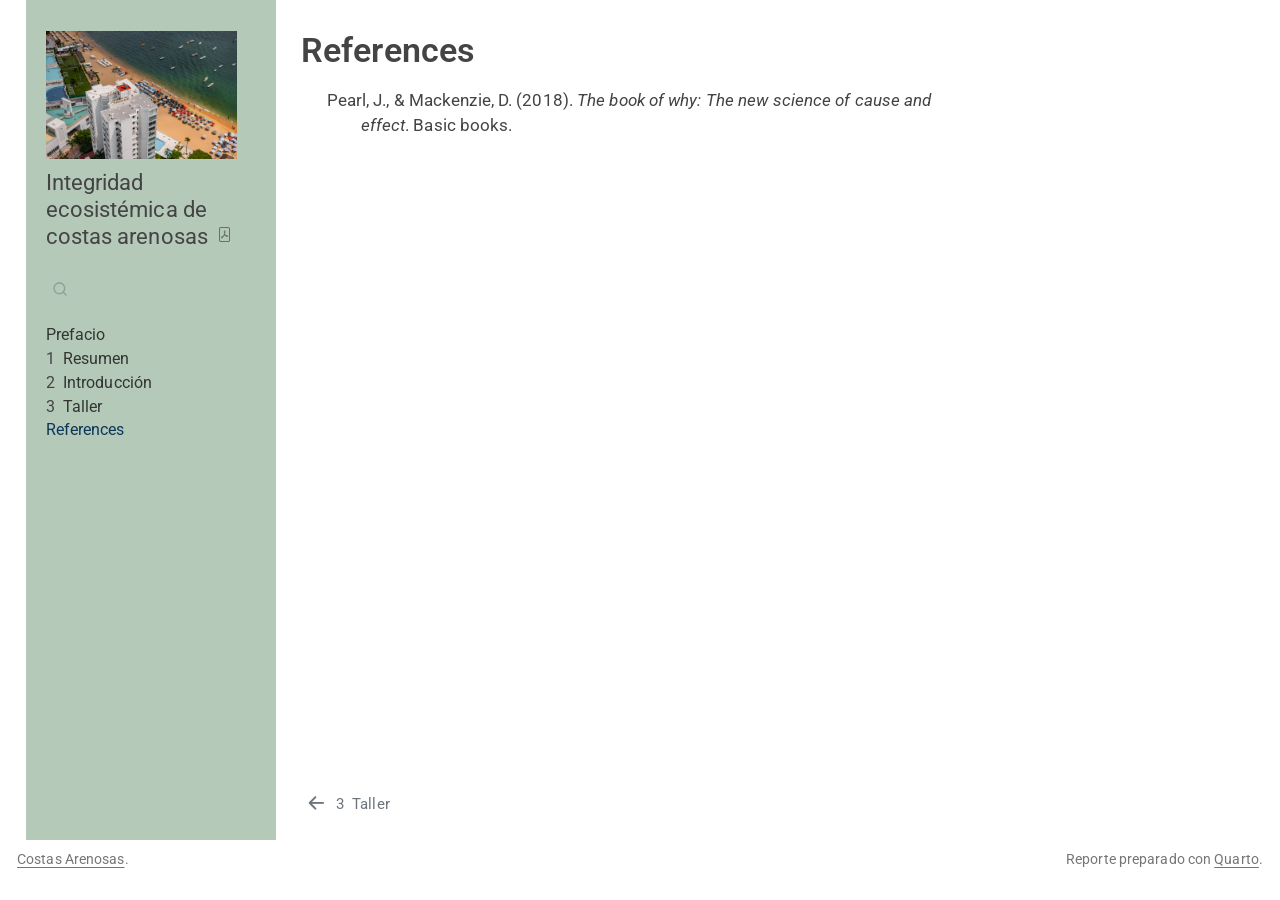
<file: _book/capitulos/references.html>
<!DOCTYPE html>
<html xmlns="http://www.w3.org/1999/xhtml" lang="es" xml:lang="es"><head>

<meta charset="utf-8">
<meta name="generator" content="quarto-1.6.42">

<meta name="viewport" content="width=device-width, initial-scale=1.0, user-scalable=yes">


<title>References – Integridad ecosistémica de costas arenosas</title>
<style>
code{white-space: pre-wrap;}
span.smallcaps{font-variant: small-caps;}
div.columns{display: flex; gap: min(4vw, 1.5em);}
div.column{flex: auto; overflow-x: auto;}
div.hanging-indent{margin-left: 1.5em; text-indent: -1.5em;}
ul.task-list{list-style: none;}
ul.task-list li input[type="checkbox"] {
  width: 0.8em;
  margin: 0 0.8em 0.2em -1em; /* quarto-specific, see https://github.com/quarto-dev/quarto-cli/issues/4556 */ 
  vertical-align: middle;
}
/* CSS for citations */
div.csl-bib-body { }
div.csl-entry {
  clear: both;
}
.hanging-indent div.csl-entry {
  margin-left:2em;
  text-indent:-2em;
}
div.csl-left-margin {
  min-width:2em;
  float:left;
}
div.csl-right-inline {
  margin-left:2em;
  padding-left:1em;
}
div.csl-indent {
  margin-left: 2em;
}</style>


<script src="../site_libs/quarto-nav/quarto-nav.js"></script>
<script src="../site_libs/quarto-nav/headroom.min.js"></script>
<script src="../site_libs/clipboard/clipboard.min.js"></script>
<script src="../site_libs/quarto-search/autocomplete.umd.js"></script>
<script src="../site_libs/quarto-search/fuse.min.js"></script>
<script src="../site_libs/quarto-search/quarto-search.js"></script>
<meta name="quarto:offset" content="../">
<link href="../capitulos/taller.html" rel="prev">
<link href="../images/plecas_Página_7.png" rel="icon" type="image/png">
<script src="../site_libs/quarto-html/quarto.js"></script>
<script src="../site_libs/quarto-html/popper.min.js"></script>
<script src="../site_libs/quarto-html/tippy.umd.min.js"></script>
<script src="../site_libs/quarto-html/anchor.min.js"></script>
<link href="../site_libs/quarto-html/tippy.css" rel="stylesheet">
<link href="../site_libs/quarto-html/quarto-syntax-highlighting-2f5df379a58b258e96c21c0638c20c03.css" rel="stylesheet" id="quarto-text-highlighting-styles">
<script src="../site_libs/bootstrap/bootstrap.min.js"></script>
<link href="../site_libs/bootstrap/bootstrap-icons.css" rel="stylesheet">
<link href="../site_libs/bootstrap/bootstrap-e0a1d7f4cec0dd688990a1c2dff254f9.min.css" rel="stylesheet" append-hash="true" id="quarto-bootstrap" data-mode="light">
<script id="quarto-search-options" type="application/json">{
  "location": "sidebar",
  "copy-button": false,
  "collapse-after": 3,
  "panel-placement": "start",
  "type": "textbox",
  "limit": 50,
  "keyboard-shortcut": [
    "f",
    "/",
    "s"
  ],
  "show-item-context": false,
  "language": {
    "search-no-results-text": "Sin resultados",
    "search-matching-documents-text": "documentos encontrados",
    "search-copy-link-title": "Copiar el enlace en la búsqueda",
    "search-hide-matches-text": "Ocultar resultados adicionales",
    "search-more-match-text": "resultado adicional en este documento",
    "search-more-matches-text": "resultados adicionales en este documento",
    "search-clear-button-title": "Borrar",
    "search-text-placeholder": "",
    "search-detached-cancel-button-title": "Cancelar",
    "search-submit-button-title": "Enviar",
    "search-label": "Buscar"
  }
}</script>


<link rel="stylesheet" href="../costas.css">
</head>

<body class="nav-sidebar floating">

<div id="quarto-search-results"></div>
  <header id="quarto-header" class="headroom fixed-top">
  <nav class="quarto-secondary-nav">
    <div class="container-fluid d-flex">
      <button type="button" class="quarto-btn-toggle btn" data-bs-toggle="collapse" role="button" data-bs-target=".quarto-sidebar-collapse-item" aria-controls="quarto-sidebar" aria-expanded="false" aria-label="Alternar barra lateral" onclick="if (window.quartoToggleHeadroom) { window.quartoToggleHeadroom(); }">
        <i class="bi bi-layout-text-sidebar-reverse"></i>
      </button>
        <nav class="quarto-page-breadcrumbs" aria-label="breadcrumb"><ol class="breadcrumb"><li class="breadcrumb-item"><a href="../capitulos/references.html">References</a></li></ol></nav>
        <a class="flex-grow-1" role="navigation" data-bs-toggle="collapse" data-bs-target=".quarto-sidebar-collapse-item" aria-controls="quarto-sidebar" aria-expanded="false" aria-label="Alternar barra lateral" onclick="if (window.quartoToggleHeadroom) { window.quartoToggleHeadroom(); }">      
        </a>
      <button type="button" class="btn quarto-search-button" aria-label="Buscar" onclick="window.quartoOpenSearch();">
        <i class="bi bi-search"></i>
      </button>
    </div>
  </nav>
</header>
<!-- content -->
<div id="quarto-content" class="quarto-container page-columns page-rows-contents page-layout-article">
<!-- sidebar -->
  <nav id="quarto-sidebar" class="sidebar collapse collapse-horizontal quarto-sidebar-collapse-item sidebar-navigation floating overflow-auto">
    <div class="pt-lg-2 mt-2 text-left sidebar-header sidebar-header-stacked">
      <a href="../index.html" class="sidebar-logo-link">
      <img src="../images/beach-7318494_1920.jpg" alt="" class="sidebar-logo py-0 d-lg-inline d-none">
      </a>
    <div class="sidebar-title mb-0 py-0">
      <a href="../">Integridad ecosistémica de costas arenosas</a> 
        <div class="sidebar-tools-main">
    <a href="../Integridad-ecosistémica-de-costas-arenosas.pdf" title="Descargar PDF" class="quarto-navigation-tool px-1" aria-label="Descargar PDF"><i class="bi bi-file-pdf"></i></a>
</div>
    </div>
      </div>
        <div class="mt-2 flex-shrink-0 align-items-center">
        <div class="sidebar-search">
        <div id="quarto-search" class="" title="Buscar"></div>
        </div>
        </div>
    <div class="sidebar-menu-container"> 
    <ul class="list-unstyled mt-1">
        <li class="sidebar-item">
  <div class="sidebar-item-container"> 
  <a href="../index.html" class="sidebar-item-text sidebar-link">
 <span class="menu-text">Prefacio</span></a>
  </div>
</li>
        <li class="sidebar-item">
  <div class="sidebar-item-container"> 
  <a href="../capitulos/summary.html" class="sidebar-item-text sidebar-link">
 <span class="menu-text"><span class="chapter-number">1</span>&nbsp; <span class="chapter-title">Resumen</span></span></a>
  </div>
</li>
        <li class="sidebar-item">
  <div class="sidebar-item-container"> 
  <a href="../capitulos/intro.html" class="sidebar-item-text sidebar-link">
 <span class="menu-text"><span class="chapter-number">2</span>&nbsp; <span class="chapter-title">Introducción</span></span></a>
  </div>
</li>
        <li class="sidebar-item">
  <div class="sidebar-item-container"> 
  <a href="../capitulos/taller.html" class="sidebar-item-text sidebar-link">
 <span class="menu-text"><span class="chapter-number">3</span>&nbsp; <span class="chapter-title">Taller</span></span></a>
  </div>
</li>
        <li class="sidebar-item">
  <div class="sidebar-item-container"> 
  <a href="../capitulos/references.html" class="sidebar-item-text sidebar-link active">
 <span class="menu-text">References</span></a>
  </div>
</li>
    </ul>
    </div>
</nav>
<div id="quarto-sidebar-glass" class="quarto-sidebar-collapse-item" data-bs-toggle="collapse" data-bs-target=".quarto-sidebar-collapse-item"></div>
<!-- margin-sidebar -->
    <div id="quarto-margin-sidebar" class="sidebar margin-sidebar zindex-bottom">
        
    </div>
<!-- main -->
<main class="content" id="quarto-document-content">

<header id="title-block-header" class="quarto-title-block default">
<div class="quarto-title">
<h1 class="title">References</h1>
</div>



<div class="quarto-title-meta">

    
  
    
  </div>
  


</header>


<div id="refs" class="references csl-bib-body hanging-indent" data-entry-spacing="0" data-line-spacing="2" role="list">
<div id="ref-pearl2018book" class="csl-entry" role="listitem">
Pearl, J., &amp; Mackenzie, D. (2018). <em>The book of why: The new
science of cause and effect</em>. Basic books.
</div>
</div>



</main> <!-- /main -->
<script id="quarto-html-after-body" type="application/javascript">
window.document.addEventListener("DOMContentLoaded", function (event) {
  const toggleBodyColorMode = (bsSheetEl) => {
    const mode = bsSheetEl.getAttribute("data-mode");
    const bodyEl = window.document.querySelector("body");
    if (mode === "dark") {
      bodyEl.classList.add("quarto-dark");
      bodyEl.classList.remove("quarto-light");
    } else {
      bodyEl.classList.add("quarto-light");
      bodyEl.classList.remove("quarto-dark");
    }
  }
  const toggleBodyColorPrimary = () => {
    const bsSheetEl = window.document.querySelector("link#quarto-bootstrap");
    if (bsSheetEl) {
      toggleBodyColorMode(bsSheetEl);
    }
  }
  toggleBodyColorPrimary();  
  const icon = "";
  const anchorJS = new window.AnchorJS();
  anchorJS.options = {
    placement: 'right',
    icon: icon
  };
  anchorJS.add('.anchored');
  const isCodeAnnotation = (el) => {
    for (const clz of el.classList) {
      if (clz.startsWith('code-annotation-')) {                     
        return true;
      }
    }
    return false;
  }
  const onCopySuccess = function(e) {
    // button target
    const button = e.trigger;
    // don't keep focus
    button.blur();
    // flash "checked"
    button.classList.add('code-copy-button-checked');
    var currentTitle = button.getAttribute("title");
    button.setAttribute("title", "Copiado");
    let tooltip;
    if (window.bootstrap) {
      button.setAttribute("data-bs-toggle", "tooltip");
      button.setAttribute("data-bs-placement", "left");
      button.setAttribute("data-bs-title", "Copiado");
      tooltip = new bootstrap.Tooltip(button, 
        { trigger: "manual", 
          customClass: "code-copy-button-tooltip",
          offset: [0, -8]});
      tooltip.show();    
    }
    setTimeout(function() {
      if (tooltip) {
        tooltip.hide();
        button.removeAttribute("data-bs-title");
        button.removeAttribute("data-bs-toggle");
        button.removeAttribute("data-bs-placement");
      }
      button.setAttribute("title", currentTitle);
      button.classList.remove('code-copy-button-checked');
    }, 1000);
    // clear code selection
    e.clearSelection();
  }
  const getTextToCopy = function(trigger) {
      const codeEl = trigger.previousElementSibling.cloneNode(true);
      for (const childEl of codeEl.children) {
        if (isCodeAnnotation(childEl)) {
          childEl.remove();
        }
      }
      return codeEl.innerText;
  }
  const clipboard = new window.ClipboardJS('.code-copy-button:not([data-in-quarto-modal])', {
    text: getTextToCopy
  });
  clipboard.on('success', onCopySuccess);
  if (window.document.getElementById('quarto-embedded-source-code-modal')) {
    const clipboardModal = new window.ClipboardJS('.code-copy-button[data-in-quarto-modal]', {
      text: getTextToCopy,
      container: window.document.getElementById('quarto-embedded-source-code-modal')
    });
    clipboardModal.on('success', onCopySuccess);
  }
    var localhostRegex = new RegExp(/^(?:http|https):\/\/localhost\:?[0-9]*\//);
    var mailtoRegex = new RegExp(/^mailto:/);
      var filterRegex = new RegExp('/' + window.location.host + '/');
    var isInternal = (href) => {
        return filterRegex.test(href) || localhostRegex.test(href) || mailtoRegex.test(href);
    }
    // Inspect non-navigation links and adorn them if external
 	var links = window.document.querySelectorAll('a[href]:not(.nav-link):not(.navbar-brand):not(.toc-action):not(.sidebar-link):not(.sidebar-item-toggle):not(.pagination-link):not(.no-external):not([aria-hidden]):not(.dropdown-item):not(.quarto-navigation-tool):not(.about-link)');
    for (var i=0; i<links.length; i++) {
      const link = links[i];
      if (!isInternal(link.href)) {
        // undo the damage that might have been done by quarto-nav.js in the case of
        // links that we want to consider external
        if (link.dataset.originalHref !== undefined) {
          link.href = link.dataset.originalHref;
        }
      }
    }
  function tippyHover(el, contentFn, onTriggerFn, onUntriggerFn) {
    const config = {
      allowHTML: true,
      maxWidth: 500,
      delay: 100,
      arrow: false,
      appendTo: function(el) {
          return el.parentElement;
      },
      interactive: true,
      interactiveBorder: 10,
      theme: 'quarto',
      placement: 'bottom-start',
    };
    if (contentFn) {
      config.content = contentFn;
    }
    if (onTriggerFn) {
      config.onTrigger = onTriggerFn;
    }
    if (onUntriggerFn) {
      config.onUntrigger = onUntriggerFn;
    }
    window.tippy(el, config); 
  }
  const noterefs = window.document.querySelectorAll('a[role="doc-noteref"]');
  for (var i=0; i<noterefs.length; i++) {
    const ref = noterefs[i];
    tippyHover(ref, function() {
      // use id or data attribute instead here
      let href = ref.getAttribute('data-footnote-href') || ref.getAttribute('href');
      try { href = new URL(href).hash; } catch {}
      const id = href.replace(/^#\/?/, "");
      const note = window.document.getElementById(id);
      if (note) {
        return note.innerHTML;
      } else {
        return "";
      }
    });
  }
  const xrefs = window.document.querySelectorAll('a.quarto-xref');
  const processXRef = (id, note) => {
    // Strip column container classes
    const stripColumnClz = (el) => {
      el.classList.remove("page-full", "page-columns");
      if (el.children) {
        for (const child of el.children) {
          stripColumnClz(child);
        }
      }
    }
    stripColumnClz(note)
    if (id === null || id.startsWith('sec-')) {
      // Special case sections, only their first couple elements
      const container = document.createElement("div");
      if (note.children && note.children.length > 2) {
        container.appendChild(note.children[0].cloneNode(true));
        for (let i = 1; i < note.children.length; i++) {
          const child = note.children[i];
          if (child.tagName === "P" && child.innerText === "") {
            continue;
          } else {
            container.appendChild(child.cloneNode(true));
            break;
          }
        }
        if (window.Quarto?.typesetMath) {
          window.Quarto.typesetMath(container);
        }
        return container.innerHTML
      } else {
        if (window.Quarto?.typesetMath) {
          window.Quarto.typesetMath(note);
        }
        return note.innerHTML;
      }
    } else {
      // Remove any anchor links if they are present
      const anchorLink = note.querySelector('a.anchorjs-link');
      if (anchorLink) {
        anchorLink.remove();
      }
      if (window.Quarto?.typesetMath) {
        window.Quarto.typesetMath(note);
      }
      if (note.classList.contains("callout")) {
        return note.outerHTML;
      } else {
        return note.innerHTML;
      }
    }
  }
  for (var i=0; i<xrefs.length; i++) {
    const xref = xrefs[i];
    tippyHover(xref, undefined, function(instance) {
      instance.disable();
      let url = xref.getAttribute('href');
      let hash = undefined; 
      if (url.startsWith('#')) {
        hash = url;
      } else {
        try { hash = new URL(url).hash; } catch {}
      }
      if (hash) {
        const id = hash.replace(/^#\/?/, "");
        const note = window.document.getElementById(id);
        if (note !== null) {
          try {
            const html = processXRef(id, note.cloneNode(true));
            instance.setContent(html);
          } finally {
            instance.enable();
            instance.show();
          }
        } else {
          // See if we can fetch this
          fetch(url.split('#')[0])
          .then(res => res.text())
          .then(html => {
            const parser = new DOMParser();
            const htmlDoc = parser.parseFromString(html, "text/html");
            const note = htmlDoc.getElementById(id);
            if (note !== null) {
              const html = processXRef(id, note);
              instance.setContent(html);
            } 
          }).finally(() => {
            instance.enable();
            instance.show();
          });
        }
      } else {
        // See if we can fetch a full url (with no hash to target)
        // This is a special case and we should probably do some content thinning / targeting
        fetch(url)
        .then(res => res.text())
        .then(html => {
          const parser = new DOMParser();
          const htmlDoc = parser.parseFromString(html, "text/html");
          const note = htmlDoc.querySelector('main.content');
          if (note !== null) {
            // This should only happen for chapter cross references
            // (since there is no id in the URL)
            // remove the first header
            if (note.children.length > 0 && note.children[0].tagName === "HEADER") {
              note.children[0].remove();
            }
            const html = processXRef(null, note);
            instance.setContent(html);
          } 
        }).finally(() => {
          instance.enable();
          instance.show();
        });
      }
    }, function(instance) {
    });
  }
      let selectedAnnoteEl;
      const selectorForAnnotation = ( cell, annotation) => {
        let cellAttr = 'data-code-cell="' + cell + '"';
        let lineAttr = 'data-code-annotation="' +  annotation + '"';
        const selector = 'span[' + cellAttr + '][' + lineAttr + ']';
        return selector;
      }
      const selectCodeLines = (annoteEl) => {
        const doc = window.document;
        const targetCell = annoteEl.getAttribute("data-target-cell");
        const targetAnnotation = annoteEl.getAttribute("data-target-annotation");
        const annoteSpan = window.document.querySelector(selectorForAnnotation(targetCell, targetAnnotation));
        const lines = annoteSpan.getAttribute("data-code-lines").split(",");
        const lineIds = lines.map((line) => {
          return targetCell + "-" + line;
        })
        let top = null;
        let height = null;
        let parent = null;
        if (lineIds.length > 0) {
            //compute the position of the single el (top and bottom and make a div)
            const el = window.document.getElementById(lineIds[0]);
            top = el.offsetTop;
            height = el.offsetHeight;
            parent = el.parentElement.parentElement;
          if (lineIds.length > 1) {
            const lastEl = window.document.getElementById(lineIds[lineIds.length - 1]);
            const bottom = lastEl.offsetTop + lastEl.offsetHeight;
            height = bottom - top;
          }
          if (top !== null && height !== null && parent !== null) {
            // cook up a div (if necessary) and position it 
            let div = window.document.getElementById("code-annotation-line-highlight");
            if (div === null) {
              div = window.document.createElement("div");
              div.setAttribute("id", "code-annotation-line-highlight");
              div.style.position = 'absolute';
              parent.appendChild(div);
            }
            div.style.top = top - 2 + "px";
            div.style.height = height + 4 + "px";
            div.style.left = 0;
            let gutterDiv = window.document.getElementById("code-annotation-line-highlight-gutter");
            if (gutterDiv === null) {
              gutterDiv = window.document.createElement("div");
              gutterDiv.setAttribute("id", "code-annotation-line-highlight-gutter");
              gutterDiv.style.position = 'absolute';
              const codeCell = window.document.getElementById(targetCell);
              const gutter = codeCell.querySelector('.code-annotation-gutter');
              gutter.appendChild(gutterDiv);
            }
            gutterDiv.style.top = top - 2 + "px";
            gutterDiv.style.height = height + 4 + "px";
          }
          selectedAnnoteEl = annoteEl;
        }
      };
      const unselectCodeLines = () => {
        const elementsIds = ["code-annotation-line-highlight", "code-annotation-line-highlight-gutter"];
        elementsIds.forEach((elId) => {
          const div = window.document.getElementById(elId);
          if (div) {
            div.remove();
          }
        });
        selectedAnnoteEl = undefined;
      };
        // Handle positioning of the toggle
    window.addEventListener(
      "resize",
      throttle(() => {
        elRect = undefined;
        if (selectedAnnoteEl) {
          selectCodeLines(selectedAnnoteEl);
        }
      }, 10)
    );
    function throttle(fn, ms) {
    let throttle = false;
    let timer;
      return (...args) => {
        if(!throttle) { // first call gets through
            fn.apply(this, args);
            throttle = true;
        } else { // all the others get throttled
            if(timer) clearTimeout(timer); // cancel #2
            timer = setTimeout(() => {
              fn.apply(this, args);
              timer = throttle = false;
            }, ms);
        }
      };
    }
      // Attach click handler to the DT
      const annoteDls = window.document.querySelectorAll('dt[data-target-cell]');
      for (const annoteDlNode of annoteDls) {
        annoteDlNode.addEventListener('click', (event) => {
          const clickedEl = event.target;
          if (clickedEl !== selectedAnnoteEl) {
            unselectCodeLines();
            const activeEl = window.document.querySelector('dt[data-target-cell].code-annotation-active');
            if (activeEl) {
              activeEl.classList.remove('code-annotation-active');
            }
            selectCodeLines(clickedEl);
            clickedEl.classList.add('code-annotation-active');
          } else {
            // Unselect the line
            unselectCodeLines();
            clickedEl.classList.remove('code-annotation-active');
          }
        });
      }
  const findCites = (el) => {
    const parentEl = el.parentElement;
    if (parentEl) {
      const cites = parentEl.dataset.cites;
      if (cites) {
        return {
          el,
          cites: cites.split(' ')
        };
      } else {
        return findCites(el.parentElement)
      }
    } else {
      return undefined;
    }
  };
  var bibliorefs = window.document.querySelectorAll('a[role="doc-biblioref"]');
  for (var i=0; i<bibliorefs.length; i++) {
    const ref = bibliorefs[i];
    const citeInfo = findCites(ref);
    if (citeInfo) {
      tippyHover(citeInfo.el, function() {
        var popup = window.document.createElement('div');
        citeInfo.cites.forEach(function(cite) {
          var citeDiv = window.document.createElement('div');
          citeDiv.classList.add('hanging-indent');
          citeDiv.classList.add('csl-entry');
          var biblioDiv = window.document.getElementById('ref-' + cite);
          if (biblioDiv) {
            citeDiv.innerHTML = biblioDiv.innerHTML;
          }
          popup.appendChild(citeDiv);
        });
        return popup.innerHTML;
      });
    }
  }
});
</script>
<nav class="page-navigation">
  <div class="nav-page nav-page-previous">
      <a href="../capitulos/taller.html" class="pagination-link" aria-label="Taller">
        <i class="bi bi-arrow-left-short"></i> <span class="nav-page-text"><span class="chapter-number">3</span>&nbsp; <span class="chapter-title">Taller</span></span>
      </a>          
  </div>
  <div class="nav-page nav-page-next">
  </div>
</nav>
</div> <!-- /content -->
<footer class="footer">
  <div class="nav-footer">
    <div class="nav-footer-left">
<p><a href="https://sw-costas-arenosas.netlify.app/">Costas Arenosas</a>.</p>
</div>   
    <div class="nav-footer-center">
      &nbsp;
    </div>
    <div class="nav-footer-right">
<p>Reporte preparado con <a href="https://quarto.org/">Quarto</a>.</p>
</div>
  </div>
</footer>




</body></html>
</file>
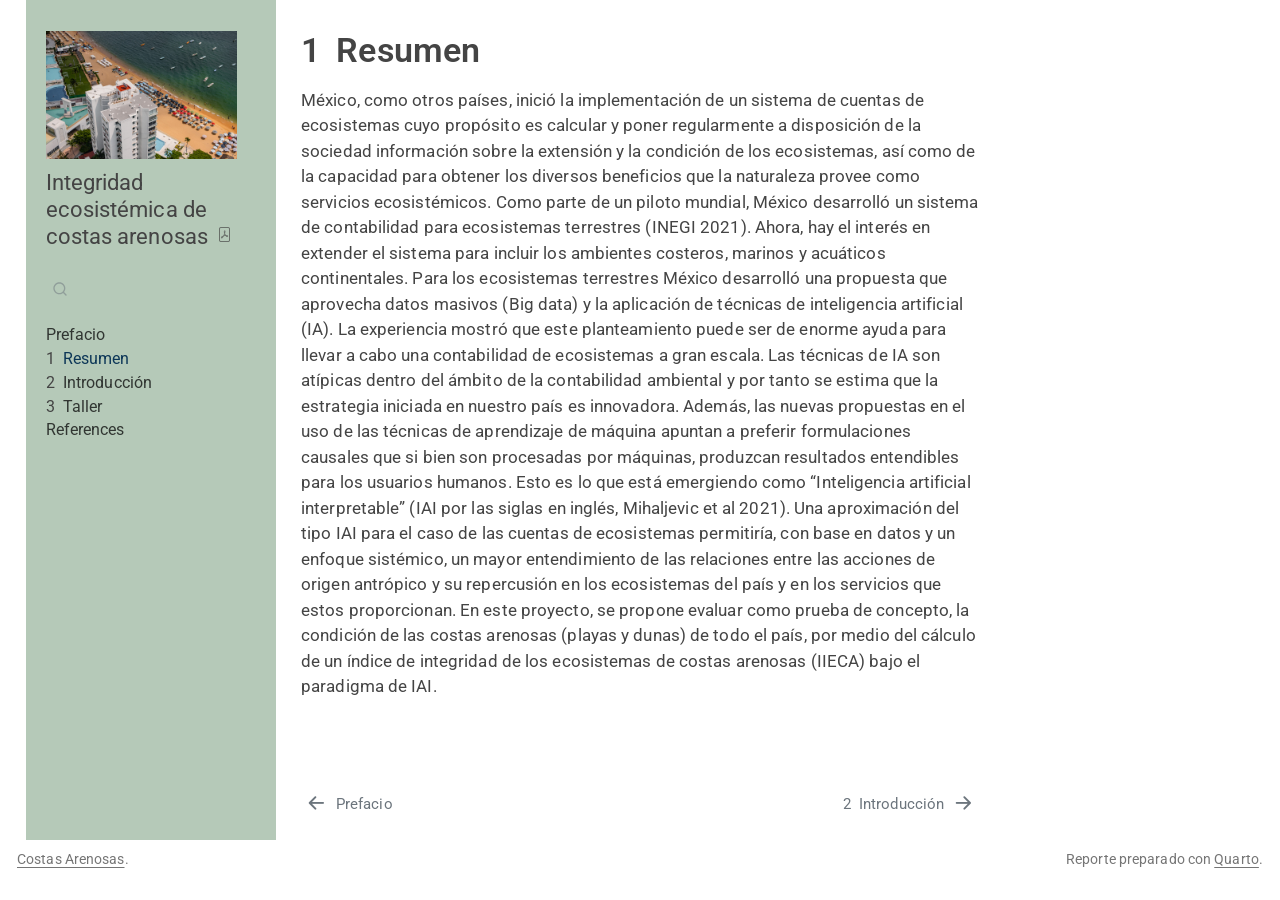
<file: _book/capitulos/summary.html>
<!DOCTYPE html>
<html xmlns="http://www.w3.org/1999/xhtml" lang="es" xml:lang="es"><head>

<meta charset="utf-8">
<meta name="generator" content="quarto-1.6.42">

<meta name="viewport" content="width=device-width, initial-scale=1.0, user-scalable=yes">


<title>1&nbsp; Resumen – Integridad ecosistémica de costas arenosas</title>
<style>
code{white-space: pre-wrap;}
span.smallcaps{font-variant: small-caps;}
div.columns{display: flex; gap: min(4vw, 1.5em);}
div.column{flex: auto; overflow-x: auto;}
div.hanging-indent{margin-left: 1.5em; text-indent: -1.5em;}
ul.task-list{list-style: none;}
ul.task-list li input[type="checkbox"] {
  width: 0.8em;
  margin: 0 0.8em 0.2em -1em; /* quarto-specific, see https://github.com/quarto-dev/quarto-cli/issues/4556 */ 
  vertical-align: middle;
}
</style>


<script src="../site_libs/quarto-nav/quarto-nav.js"></script>
<script src="../site_libs/quarto-nav/headroom.min.js"></script>
<script src="../site_libs/clipboard/clipboard.min.js"></script>
<script src="../site_libs/quarto-search/autocomplete.umd.js"></script>
<script src="../site_libs/quarto-search/fuse.min.js"></script>
<script src="../site_libs/quarto-search/quarto-search.js"></script>
<meta name="quarto:offset" content="../">
<link href="../capitulos/intro.html" rel="next">
<link href="../index.html" rel="prev">
<link href="../images/plecas_Página_7.png" rel="icon" type="image/png">
<script src="../site_libs/quarto-html/quarto.js"></script>
<script src="../site_libs/quarto-html/popper.min.js"></script>
<script src="../site_libs/quarto-html/tippy.umd.min.js"></script>
<script src="../site_libs/quarto-html/anchor.min.js"></script>
<link href="../site_libs/quarto-html/tippy.css" rel="stylesheet">
<link href="../site_libs/quarto-html/quarto-syntax-highlighting-2f5df379a58b258e96c21c0638c20c03.css" rel="stylesheet" id="quarto-text-highlighting-styles">
<script src="../site_libs/bootstrap/bootstrap.min.js"></script>
<link href="../site_libs/bootstrap/bootstrap-icons.css" rel="stylesheet">
<link href="../site_libs/bootstrap/bootstrap-e0a1d7f4cec0dd688990a1c2dff254f9.min.css" rel="stylesheet" append-hash="true" id="quarto-bootstrap" data-mode="light">
<script id="quarto-search-options" type="application/json">{
  "location": "sidebar",
  "copy-button": false,
  "collapse-after": 3,
  "panel-placement": "start",
  "type": "textbox",
  "limit": 50,
  "keyboard-shortcut": [
    "f",
    "/",
    "s"
  ],
  "show-item-context": false,
  "language": {
    "search-no-results-text": "Sin resultados",
    "search-matching-documents-text": "documentos encontrados",
    "search-copy-link-title": "Copiar el enlace en la búsqueda",
    "search-hide-matches-text": "Ocultar resultados adicionales",
    "search-more-match-text": "resultado adicional en este documento",
    "search-more-matches-text": "resultados adicionales en este documento",
    "search-clear-button-title": "Borrar",
    "search-text-placeholder": "",
    "search-detached-cancel-button-title": "Cancelar",
    "search-submit-button-title": "Enviar",
    "search-label": "Buscar"
  }
}</script>


<link rel="stylesheet" href="../costas.css">
</head>

<body class="nav-sidebar floating">

<div id="quarto-search-results"></div>
  <header id="quarto-header" class="headroom fixed-top">
  <nav class="quarto-secondary-nav">
    <div class="container-fluid d-flex">
      <button type="button" class="quarto-btn-toggle btn" data-bs-toggle="collapse" role="button" data-bs-target=".quarto-sidebar-collapse-item" aria-controls="quarto-sidebar" aria-expanded="false" aria-label="Alternar barra lateral" onclick="if (window.quartoToggleHeadroom) { window.quartoToggleHeadroom(); }">
        <i class="bi bi-layout-text-sidebar-reverse"></i>
      </button>
        <nav class="quarto-page-breadcrumbs" aria-label="breadcrumb"><ol class="breadcrumb"><li class="breadcrumb-item"><a href="../capitulos/summary.html"><span class="chapter-number">1</span>&nbsp; <span class="chapter-title">Resumen</span></a></li></ol></nav>
        <a class="flex-grow-1" role="navigation" data-bs-toggle="collapse" data-bs-target=".quarto-sidebar-collapse-item" aria-controls="quarto-sidebar" aria-expanded="false" aria-label="Alternar barra lateral" onclick="if (window.quartoToggleHeadroom) { window.quartoToggleHeadroom(); }">      
        </a>
      <button type="button" class="btn quarto-search-button" aria-label="Buscar" onclick="window.quartoOpenSearch();">
        <i class="bi bi-search"></i>
      </button>
    </div>
  </nav>
</header>
<!-- content -->
<div id="quarto-content" class="quarto-container page-columns page-rows-contents page-layout-article">
<!-- sidebar -->
  <nav id="quarto-sidebar" class="sidebar collapse collapse-horizontal quarto-sidebar-collapse-item sidebar-navigation floating overflow-auto">
    <div class="pt-lg-2 mt-2 text-left sidebar-header sidebar-header-stacked">
      <a href="../index.html" class="sidebar-logo-link">
      <img src="../images/beach-7318494_1920.jpg" alt="" class="sidebar-logo py-0 d-lg-inline d-none">
      </a>
    <div class="sidebar-title mb-0 py-0">
      <a href="../">Integridad ecosistémica de costas arenosas</a> 
        <div class="sidebar-tools-main">
    <a href="../Integridad-ecosistémica-de-costas-arenosas.pdf" title="Descargar PDF" class="quarto-navigation-tool px-1" aria-label="Descargar PDF"><i class="bi bi-file-pdf"></i></a>
</div>
    </div>
      </div>
        <div class="mt-2 flex-shrink-0 align-items-center">
        <div class="sidebar-search">
        <div id="quarto-search" class="" title="Buscar"></div>
        </div>
        </div>
    <div class="sidebar-menu-container"> 
    <ul class="list-unstyled mt-1">
        <li class="sidebar-item">
  <div class="sidebar-item-container"> 
  <a href="../index.html" class="sidebar-item-text sidebar-link">
 <span class="menu-text">Prefacio</span></a>
  </div>
</li>
        <li class="sidebar-item">
  <div class="sidebar-item-container"> 
  <a href="../capitulos/summary.html" class="sidebar-item-text sidebar-link active">
 <span class="menu-text"><span class="chapter-number">1</span>&nbsp; <span class="chapter-title">Resumen</span></span></a>
  </div>
</li>
        <li class="sidebar-item">
  <div class="sidebar-item-container"> 
  <a href="../capitulos/intro.html" class="sidebar-item-text sidebar-link">
 <span class="menu-text"><span class="chapter-number">2</span>&nbsp; <span class="chapter-title">Introducción</span></span></a>
  </div>
</li>
        <li class="sidebar-item">
  <div class="sidebar-item-container"> 
  <a href="../capitulos/taller.html" class="sidebar-item-text sidebar-link">
 <span class="menu-text"><span class="chapter-number">3</span>&nbsp; <span class="chapter-title">Taller</span></span></a>
  </div>
</li>
        <li class="sidebar-item">
  <div class="sidebar-item-container"> 
  <a href="../capitulos/references.html" class="sidebar-item-text sidebar-link">
 <span class="menu-text">References</span></a>
  </div>
</li>
    </ul>
    </div>
</nav>
<div id="quarto-sidebar-glass" class="quarto-sidebar-collapse-item" data-bs-toggle="collapse" data-bs-target=".quarto-sidebar-collapse-item"></div>
<!-- margin-sidebar -->
    <div id="quarto-margin-sidebar" class="sidebar margin-sidebar zindex-bottom">
        
    </div>
<!-- main -->
<main class="content" id="quarto-document-content">

<header id="title-block-header" class="quarto-title-block default">
<div class="quarto-title">
<h1 class="title"><span class="chapter-number">1</span>&nbsp; <span class="chapter-title">Resumen</span></h1>
</div>



<div class="quarto-title-meta">

    
  
    
  </div>
  


</header>


<p>México, como otros países, inició la implementación de un sistema de cuentas de ecosistemas cuyo propósito es calcular y poner regularmente a disposición de la sociedad información sobre la extensión y la condición de los ecosistemas, así como de la capacidad para obtener los diversos beneficios que la naturaleza provee como servicios ecosistémicos. Como parte de un piloto mundial, México desarrolló un sistema de contabilidad para ecosistemas terrestres (INEGI 2021). Ahora, hay el interés en extender el sistema para incluir los ambientes costeros, marinos y acuáticos continentales. Para los ecosistemas terrestres México desarrolló una propuesta que aprovecha datos masivos (Big data) y la aplicación de técnicas de inteligencia artificial (IA). La experiencia mostró que este planteamiento puede ser de enorme ayuda para llevar a cabo una contabilidad de ecosistemas a gran escala. Las técnicas de IA son atípicas dentro del ámbito de la contabilidad ambiental y por tanto se estima que la estrategia iniciada en nuestro país es innovadora. Además, las nuevas propuestas en el uso de las técnicas de aprendizaje de máquina apuntan a preferir formulaciones causales que si bien son procesadas por máquinas, produzcan resultados entendibles para los usuarios humanos. Esto es lo que está emergiendo como “Inteligencia artificial interpretable” (IAI por las siglas en inglés, Mihaljevic et al 2021). Una aproximación del tipo IAI para el caso de las cuentas de ecosistemas permitiría, con base en datos y un enfoque sistémico, un mayor entendimiento de las relaciones entre las acciones de origen antrópico y su repercusión en los ecosistemas del país y en los servicios que estos proporcionan. En este proyecto, se propone evaluar como prueba de concepto, la condición de las costas arenosas (playas y dunas) de todo el país, por medio del cálculo de un índice de integridad de los ecosistemas de costas arenosas (IIECA) bajo el paradigma de IAI.</p>



</main> <!-- /main -->
<script id="quarto-html-after-body" type="application/javascript">
window.document.addEventListener("DOMContentLoaded", function (event) {
  const toggleBodyColorMode = (bsSheetEl) => {
    const mode = bsSheetEl.getAttribute("data-mode");
    const bodyEl = window.document.querySelector("body");
    if (mode === "dark") {
      bodyEl.classList.add("quarto-dark");
      bodyEl.classList.remove("quarto-light");
    } else {
      bodyEl.classList.add("quarto-light");
      bodyEl.classList.remove("quarto-dark");
    }
  }
  const toggleBodyColorPrimary = () => {
    const bsSheetEl = window.document.querySelector("link#quarto-bootstrap");
    if (bsSheetEl) {
      toggleBodyColorMode(bsSheetEl);
    }
  }
  toggleBodyColorPrimary();  
  const icon = "";
  const anchorJS = new window.AnchorJS();
  anchorJS.options = {
    placement: 'right',
    icon: icon
  };
  anchorJS.add('.anchored');
  const isCodeAnnotation = (el) => {
    for (const clz of el.classList) {
      if (clz.startsWith('code-annotation-')) {                     
        return true;
      }
    }
    return false;
  }
  const onCopySuccess = function(e) {
    // button target
    const button = e.trigger;
    // don't keep focus
    button.blur();
    // flash "checked"
    button.classList.add('code-copy-button-checked');
    var currentTitle = button.getAttribute("title");
    button.setAttribute("title", "Copiado");
    let tooltip;
    if (window.bootstrap) {
      button.setAttribute("data-bs-toggle", "tooltip");
      button.setAttribute("data-bs-placement", "left");
      button.setAttribute("data-bs-title", "Copiado");
      tooltip = new bootstrap.Tooltip(button, 
        { trigger: "manual", 
          customClass: "code-copy-button-tooltip",
          offset: [0, -8]});
      tooltip.show();    
    }
    setTimeout(function() {
      if (tooltip) {
        tooltip.hide();
        button.removeAttribute("data-bs-title");
        button.removeAttribute("data-bs-toggle");
        button.removeAttribute("data-bs-placement");
      }
      button.setAttribute("title", currentTitle);
      button.classList.remove('code-copy-button-checked');
    }, 1000);
    // clear code selection
    e.clearSelection();
  }
  const getTextToCopy = function(trigger) {
      const codeEl = trigger.previousElementSibling.cloneNode(true);
      for (const childEl of codeEl.children) {
        if (isCodeAnnotation(childEl)) {
          childEl.remove();
        }
      }
      return codeEl.innerText;
  }
  const clipboard = new window.ClipboardJS('.code-copy-button:not([data-in-quarto-modal])', {
    text: getTextToCopy
  });
  clipboard.on('success', onCopySuccess);
  if (window.document.getElementById('quarto-embedded-source-code-modal')) {
    const clipboardModal = new window.ClipboardJS('.code-copy-button[data-in-quarto-modal]', {
      text: getTextToCopy,
      container: window.document.getElementById('quarto-embedded-source-code-modal')
    });
    clipboardModal.on('success', onCopySuccess);
  }
    var localhostRegex = new RegExp(/^(?:http|https):\/\/localhost\:?[0-9]*\//);
    var mailtoRegex = new RegExp(/^mailto:/);
      var filterRegex = new RegExp('/' + window.location.host + '/');
    var isInternal = (href) => {
        return filterRegex.test(href) || localhostRegex.test(href) || mailtoRegex.test(href);
    }
    // Inspect non-navigation links and adorn them if external
 	var links = window.document.querySelectorAll('a[href]:not(.nav-link):not(.navbar-brand):not(.toc-action):not(.sidebar-link):not(.sidebar-item-toggle):not(.pagination-link):not(.no-external):not([aria-hidden]):not(.dropdown-item):not(.quarto-navigation-tool):not(.about-link)');
    for (var i=0; i<links.length; i++) {
      const link = links[i];
      if (!isInternal(link.href)) {
        // undo the damage that might have been done by quarto-nav.js in the case of
        // links that we want to consider external
        if (link.dataset.originalHref !== undefined) {
          link.href = link.dataset.originalHref;
        }
      }
    }
  function tippyHover(el, contentFn, onTriggerFn, onUntriggerFn) {
    const config = {
      allowHTML: true,
      maxWidth: 500,
      delay: 100,
      arrow: false,
      appendTo: function(el) {
          return el.parentElement;
      },
      interactive: true,
      interactiveBorder: 10,
      theme: 'quarto',
      placement: 'bottom-start',
    };
    if (contentFn) {
      config.content = contentFn;
    }
    if (onTriggerFn) {
      config.onTrigger = onTriggerFn;
    }
    if (onUntriggerFn) {
      config.onUntrigger = onUntriggerFn;
    }
    window.tippy(el, config); 
  }
  const noterefs = window.document.querySelectorAll('a[role="doc-noteref"]');
  for (var i=0; i<noterefs.length; i++) {
    const ref = noterefs[i];
    tippyHover(ref, function() {
      // use id or data attribute instead here
      let href = ref.getAttribute('data-footnote-href') || ref.getAttribute('href');
      try { href = new URL(href).hash; } catch {}
      const id = href.replace(/^#\/?/, "");
      const note = window.document.getElementById(id);
      if (note) {
        return note.innerHTML;
      } else {
        return "";
      }
    });
  }
  const xrefs = window.document.querySelectorAll('a.quarto-xref');
  const processXRef = (id, note) => {
    // Strip column container classes
    const stripColumnClz = (el) => {
      el.classList.remove("page-full", "page-columns");
      if (el.children) {
        for (const child of el.children) {
          stripColumnClz(child);
        }
      }
    }
    stripColumnClz(note)
    if (id === null || id.startsWith('sec-')) {
      // Special case sections, only their first couple elements
      const container = document.createElement("div");
      if (note.children && note.children.length > 2) {
        container.appendChild(note.children[0].cloneNode(true));
        for (let i = 1; i < note.children.length; i++) {
          const child = note.children[i];
          if (child.tagName === "P" && child.innerText === "") {
            continue;
          } else {
            container.appendChild(child.cloneNode(true));
            break;
          }
        }
        if (window.Quarto?.typesetMath) {
          window.Quarto.typesetMath(container);
        }
        return container.innerHTML
      } else {
        if (window.Quarto?.typesetMath) {
          window.Quarto.typesetMath(note);
        }
        return note.innerHTML;
      }
    } else {
      // Remove any anchor links if they are present
      const anchorLink = note.querySelector('a.anchorjs-link');
      if (anchorLink) {
        anchorLink.remove();
      }
      if (window.Quarto?.typesetMath) {
        window.Quarto.typesetMath(note);
      }
      if (note.classList.contains("callout")) {
        return note.outerHTML;
      } else {
        return note.innerHTML;
      }
    }
  }
  for (var i=0; i<xrefs.length; i++) {
    const xref = xrefs[i];
    tippyHover(xref, undefined, function(instance) {
      instance.disable();
      let url = xref.getAttribute('href');
      let hash = undefined; 
      if (url.startsWith('#')) {
        hash = url;
      } else {
        try { hash = new URL(url).hash; } catch {}
      }
      if (hash) {
        const id = hash.replace(/^#\/?/, "");
        const note = window.document.getElementById(id);
        if (note !== null) {
          try {
            const html = processXRef(id, note.cloneNode(true));
            instance.setContent(html);
          } finally {
            instance.enable();
            instance.show();
          }
        } else {
          // See if we can fetch this
          fetch(url.split('#')[0])
          .then(res => res.text())
          .then(html => {
            const parser = new DOMParser();
            const htmlDoc = parser.parseFromString(html, "text/html");
            const note = htmlDoc.getElementById(id);
            if (note !== null) {
              const html = processXRef(id, note);
              instance.setContent(html);
            } 
          }).finally(() => {
            instance.enable();
            instance.show();
          });
        }
      } else {
        // See if we can fetch a full url (with no hash to target)
        // This is a special case and we should probably do some content thinning / targeting
        fetch(url)
        .then(res => res.text())
        .then(html => {
          const parser = new DOMParser();
          const htmlDoc = parser.parseFromString(html, "text/html");
          const note = htmlDoc.querySelector('main.content');
          if (note !== null) {
            // This should only happen for chapter cross references
            // (since there is no id in the URL)
            // remove the first header
            if (note.children.length > 0 && note.children[0].tagName === "HEADER") {
              note.children[0].remove();
            }
            const html = processXRef(null, note);
            instance.setContent(html);
          } 
        }).finally(() => {
          instance.enable();
          instance.show();
        });
      }
    }, function(instance) {
    });
  }
      let selectedAnnoteEl;
      const selectorForAnnotation = ( cell, annotation) => {
        let cellAttr = 'data-code-cell="' + cell + '"';
        let lineAttr = 'data-code-annotation="' +  annotation + '"';
        const selector = 'span[' + cellAttr + '][' + lineAttr + ']';
        return selector;
      }
      const selectCodeLines = (annoteEl) => {
        const doc = window.document;
        const targetCell = annoteEl.getAttribute("data-target-cell");
        const targetAnnotation = annoteEl.getAttribute("data-target-annotation");
        const annoteSpan = window.document.querySelector(selectorForAnnotation(targetCell, targetAnnotation));
        const lines = annoteSpan.getAttribute("data-code-lines").split(",");
        const lineIds = lines.map((line) => {
          return targetCell + "-" + line;
        })
        let top = null;
        let height = null;
        let parent = null;
        if (lineIds.length > 0) {
            //compute the position of the single el (top and bottom and make a div)
            const el = window.document.getElementById(lineIds[0]);
            top = el.offsetTop;
            height = el.offsetHeight;
            parent = el.parentElement.parentElement;
          if (lineIds.length > 1) {
            const lastEl = window.document.getElementById(lineIds[lineIds.length - 1]);
            const bottom = lastEl.offsetTop + lastEl.offsetHeight;
            height = bottom - top;
          }
          if (top !== null && height !== null && parent !== null) {
            // cook up a div (if necessary) and position it 
            let div = window.document.getElementById("code-annotation-line-highlight");
            if (div === null) {
              div = window.document.createElement("div");
              div.setAttribute("id", "code-annotation-line-highlight");
              div.style.position = 'absolute';
              parent.appendChild(div);
            }
            div.style.top = top - 2 + "px";
            div.style.height = height + 4 + "px";
            div.style.left = 0;
            let gutterDiv = window.document.getElementById("code-annotation-line-highlight-gutter");
            if (gutterDiv === null) {
              gutterDiv = window.document.createElement("div");
              gutterDiv.setAttribute("id", "code-annotation-line-highlight-gutter");
              gutterDiv.style.position = 'absolute';
              const codeCell = window.document.getElementById(targetCell);
              const gutter = codeCell.querySelector('.code-annotation-gutter');
              gutter.appendChild(gutterDiv);
            }
            gutterDiv.style.top = top - 2 + "px";
            gutterDiv.style.height = height + 4 + "px";
          }
          selectedAnnoteEl = annoteEl;
        }
      };
      const unselectCodeLines = () => {
        const elementsIds = ["code-annotation-line-highlight", "code-annotation-line-highlight-gutter"];
        elementsIds.forEach((elId) => {
          const div = window.document.getElementById(elId);
          if (div) {
            div.remove();
          }
        });
        selectedAnnoteEl = undefined;
      };
        // Handle positioning of the toggle
    window.addEventListener(
      "resize",
      throttle(() => {
        elRect = undefined;
        if (selectedAnnoteEl) {
          selectCodeLines(selectedAnnoteEl);
        }
      }, 10)
    );
    function throttle(fn, ms) {
    let throttle = false;
    let timer;
      return (...args) => {
        if(!throttle) { // first call gets through
            fn.apply(this, args);
            throttle = true;
        } else { // all the others get throttled
            if(timer) clearTimeout(timer); // cancel #2
            timer = setTimeout(() => {
              fn.apply(this, args);
              timer = throttle = false;
            }, ms);
        }
      };
    }
      // Attach click handler to the DT
      const annoteDls = window.document.querySelectorAll('dt[data-target-cell]');
      for (const annoteDlNode of annoteDls) {
        annoteDlNode.addEventListener('click', (event) => {
          const clickedEl = event.target;
          if (clickedEl !== selectedAnnoteEl) {
            unselectCodeLines();
            const activeEl = window.document.querySelector('dt[data-target-cell].code-annotation-active');
            if (activeEl) {
              activeEl.classList.remove('code-annotation-active');
            }
            selectCodeLines(clickedEl);
            clickedEl.classList.add('code-annotation-active');
          } else {
            // Unselect the line
            unselectCodeLines();
            clickedEl.classList.remove('code-annotation-active');
          }
        });
      }
  const findCites = (el) => {
    const parentEl = el.parentElement;
    if (parentEl) {
      const cites = parentEl.dataset.cites;
      if (cites) {
        return {
          el,
          cites: cites.split(' ')
        };
      } else {
        return findCites(el.parentElement)
      }
    } else {
      return undefined;
    }
  };
  var bibliorefs = window.document.querySelectorAll('a[role="doc-biblioref"]');
  for (var i=0; i<bibliorefs.length; i++) {
    const ref = bibliorefs[i];
    const citeInfo = findCites(ref);
    if (citeInfo) {
      tippyHover(citeInfo.el, function() {
        var popup = window.document.createElement('div');
        citeInfo.cites.forEach(function(cite) {
          var citeDiv = window.document.createElement('div');
          citeDiv.classList.add('hanging-indent');
          citeDiv.classList.add('csl-entry');
          var biblioDiv = window.document.getElementById('ref-' + cite);
          if (biblioDiv) {
            citeDiv.innerHTML = biblioDiv.innerHTML;
          }
          popup.appendChild(citeDiv);
        });
        return popup.innerHTML;
      });
    }
  }
});
</script>
<nav class="page-navigation">
  <div class="nav-page nav-page-previous">
      <a href="../index.html" class="pagination-link" aria-label="Prefacio">
        <i class="bi bi-arrow-left-short"></i> <span class="nav-page-text">Prefacio</span>
      </a>          
  </div>
  <div class="nav-page nav-page-next">
      <a href="../capitulos/intro.html" class="pagination-link" aria-label="Introducción">
        <span class="nav-page-text"><span class="chapter-number">2</span>&nbsp; <span class="chapter-title">Introducción</span></span> <i class="bi bi-arrow-right-short"></i>
      </a>
  </div>
</nav>
</div> <!-- /content -->
<footer class="footer">
  <div class="nav-footer">
    <div class="nav-footer-left">
<p><a href="https://sw-costas-arenosas.netlify.app/">Costas Arenosas</a>.</p>
</div>   
    <div class="nav-footer-center">
      &nbsp;
    </div>
    <div class="nav-footer-right">
<p>Reporte preparado con <a href="https://quarto.org/">Quarto</a>.</p>
</div>
  </div>
</footer>




</body></html>
</file>
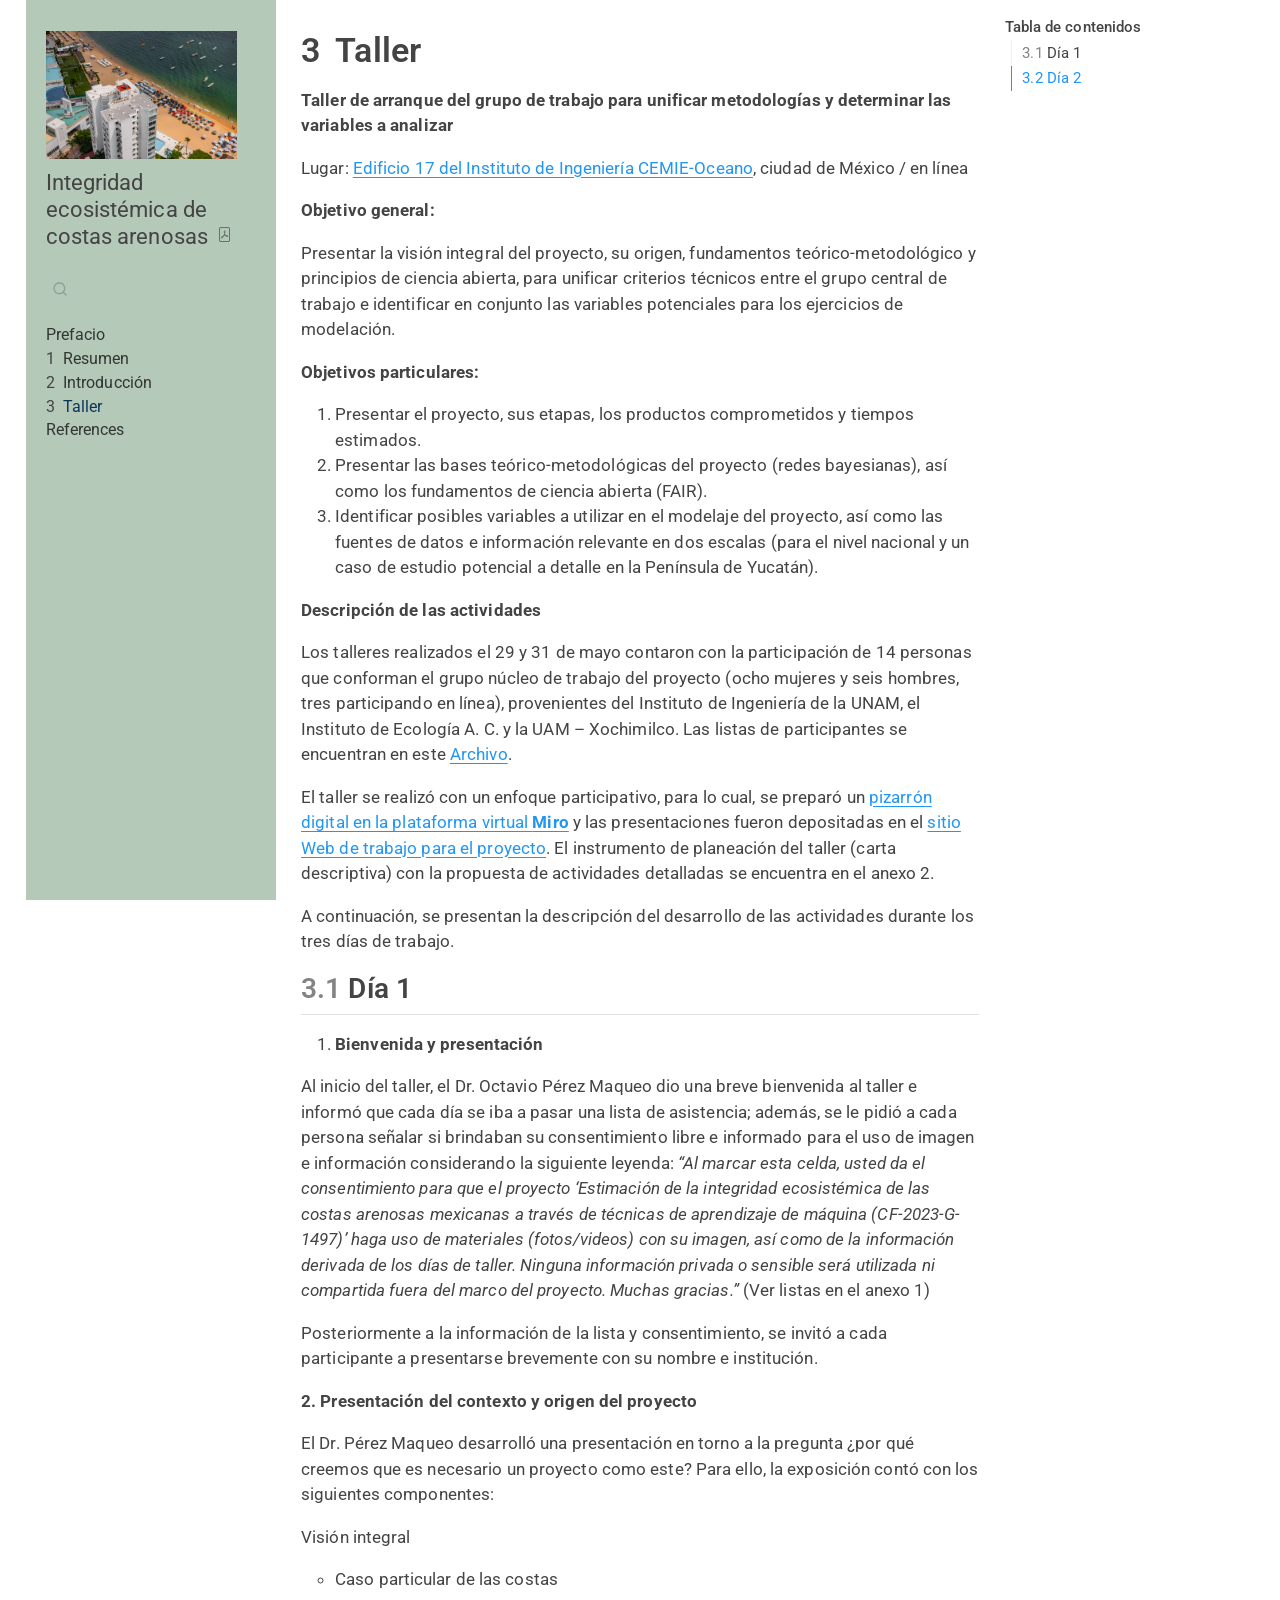
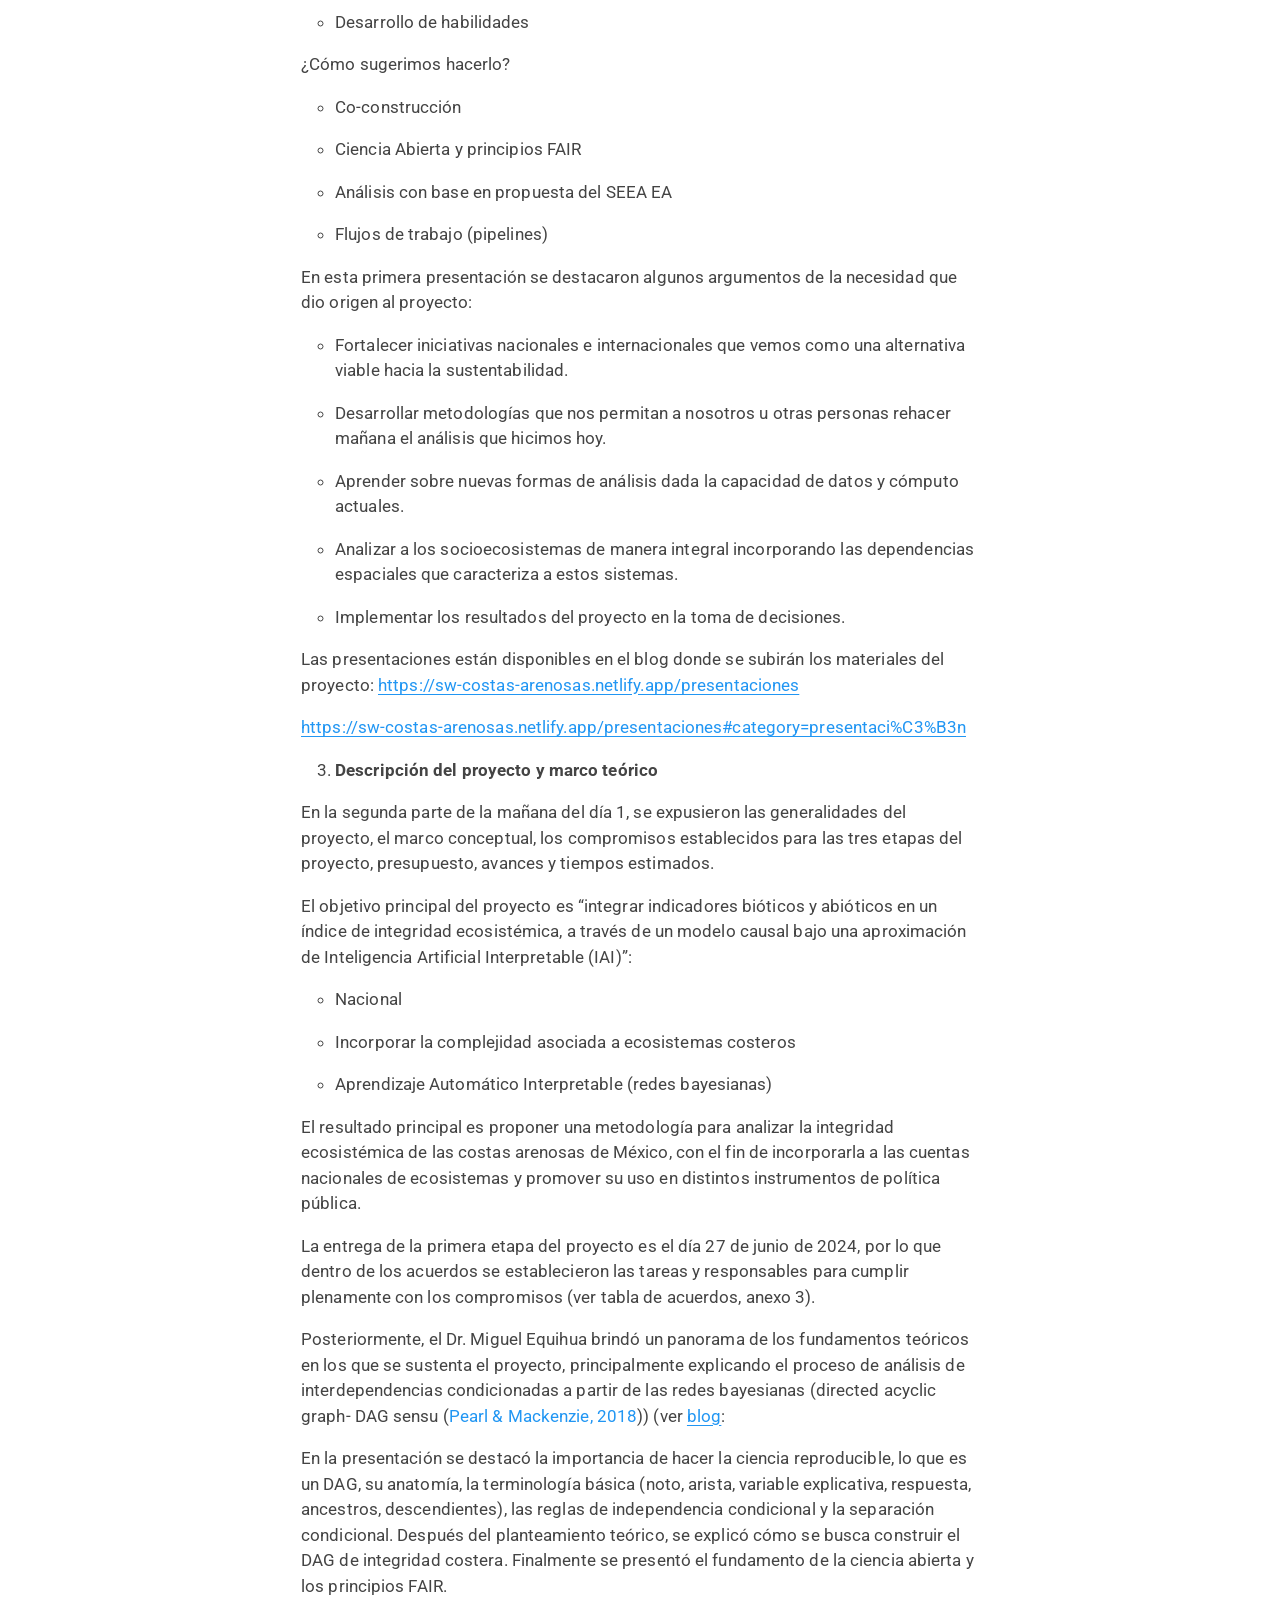
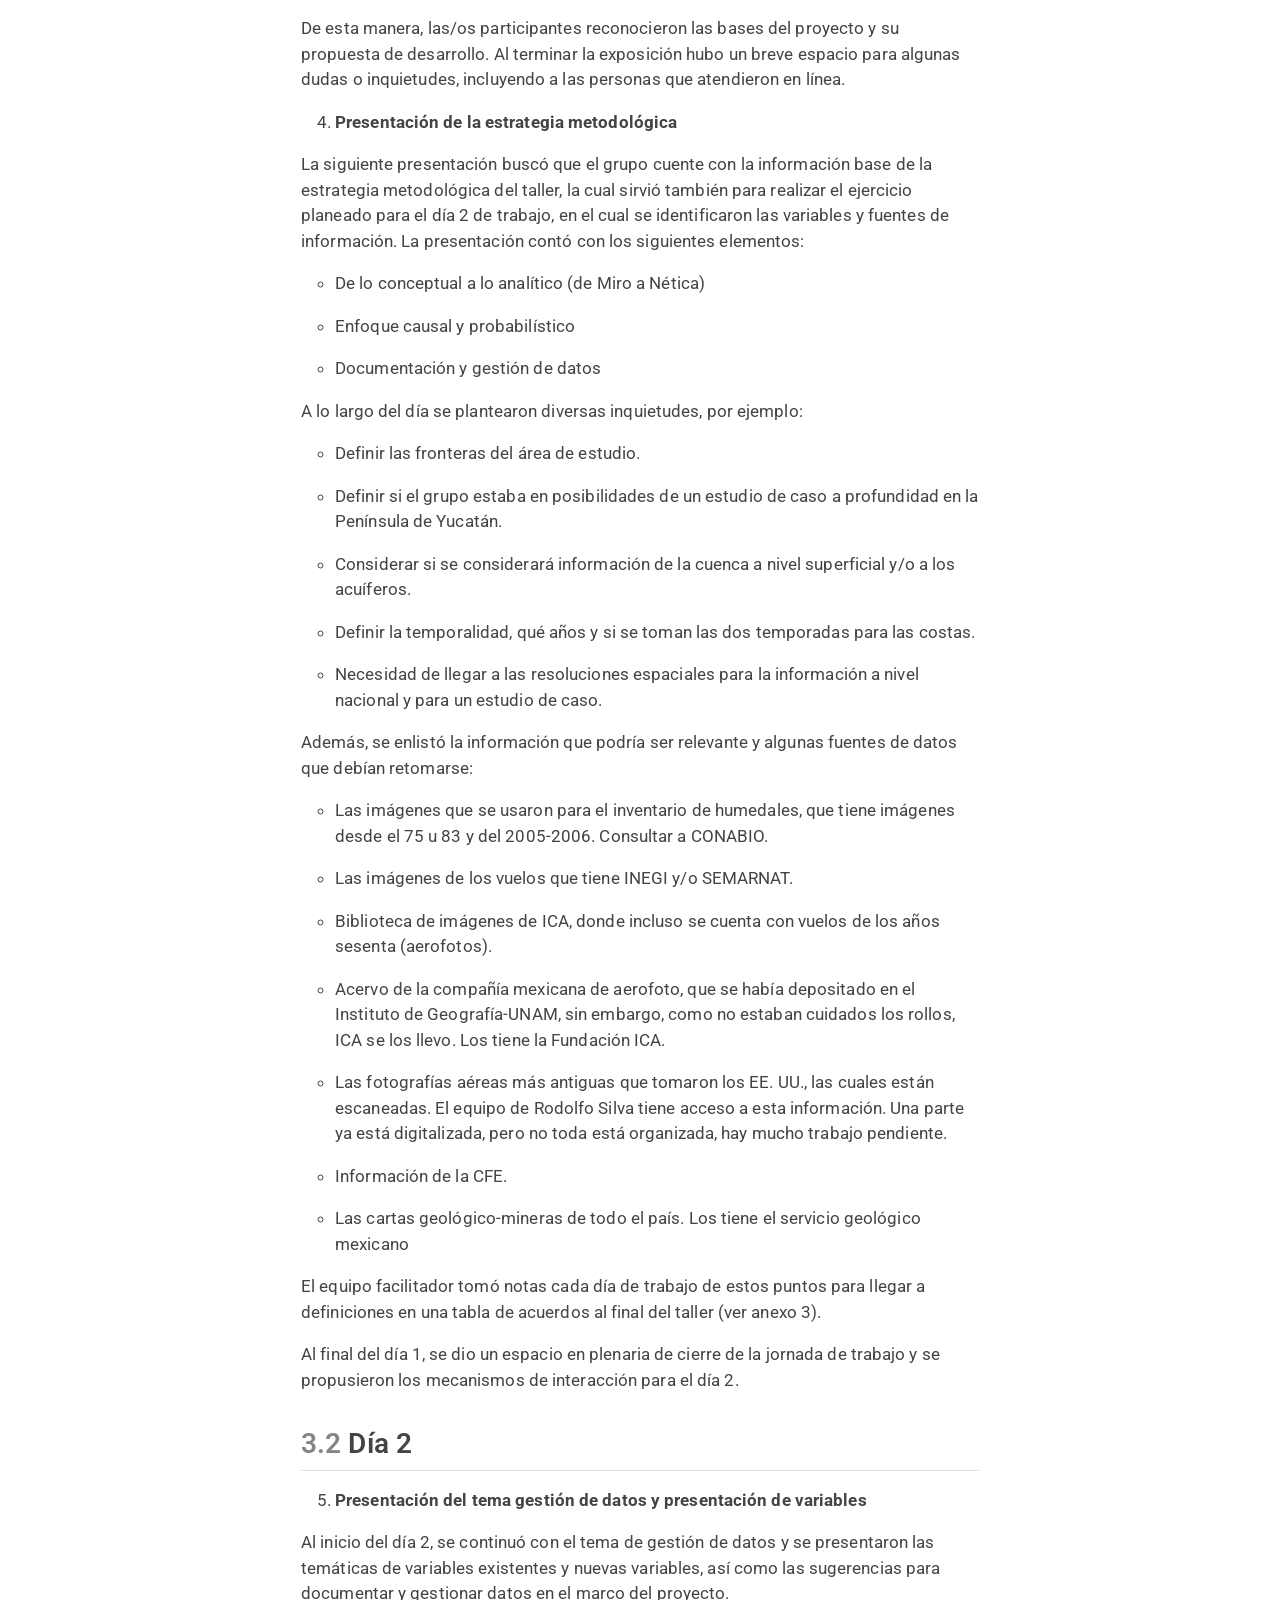
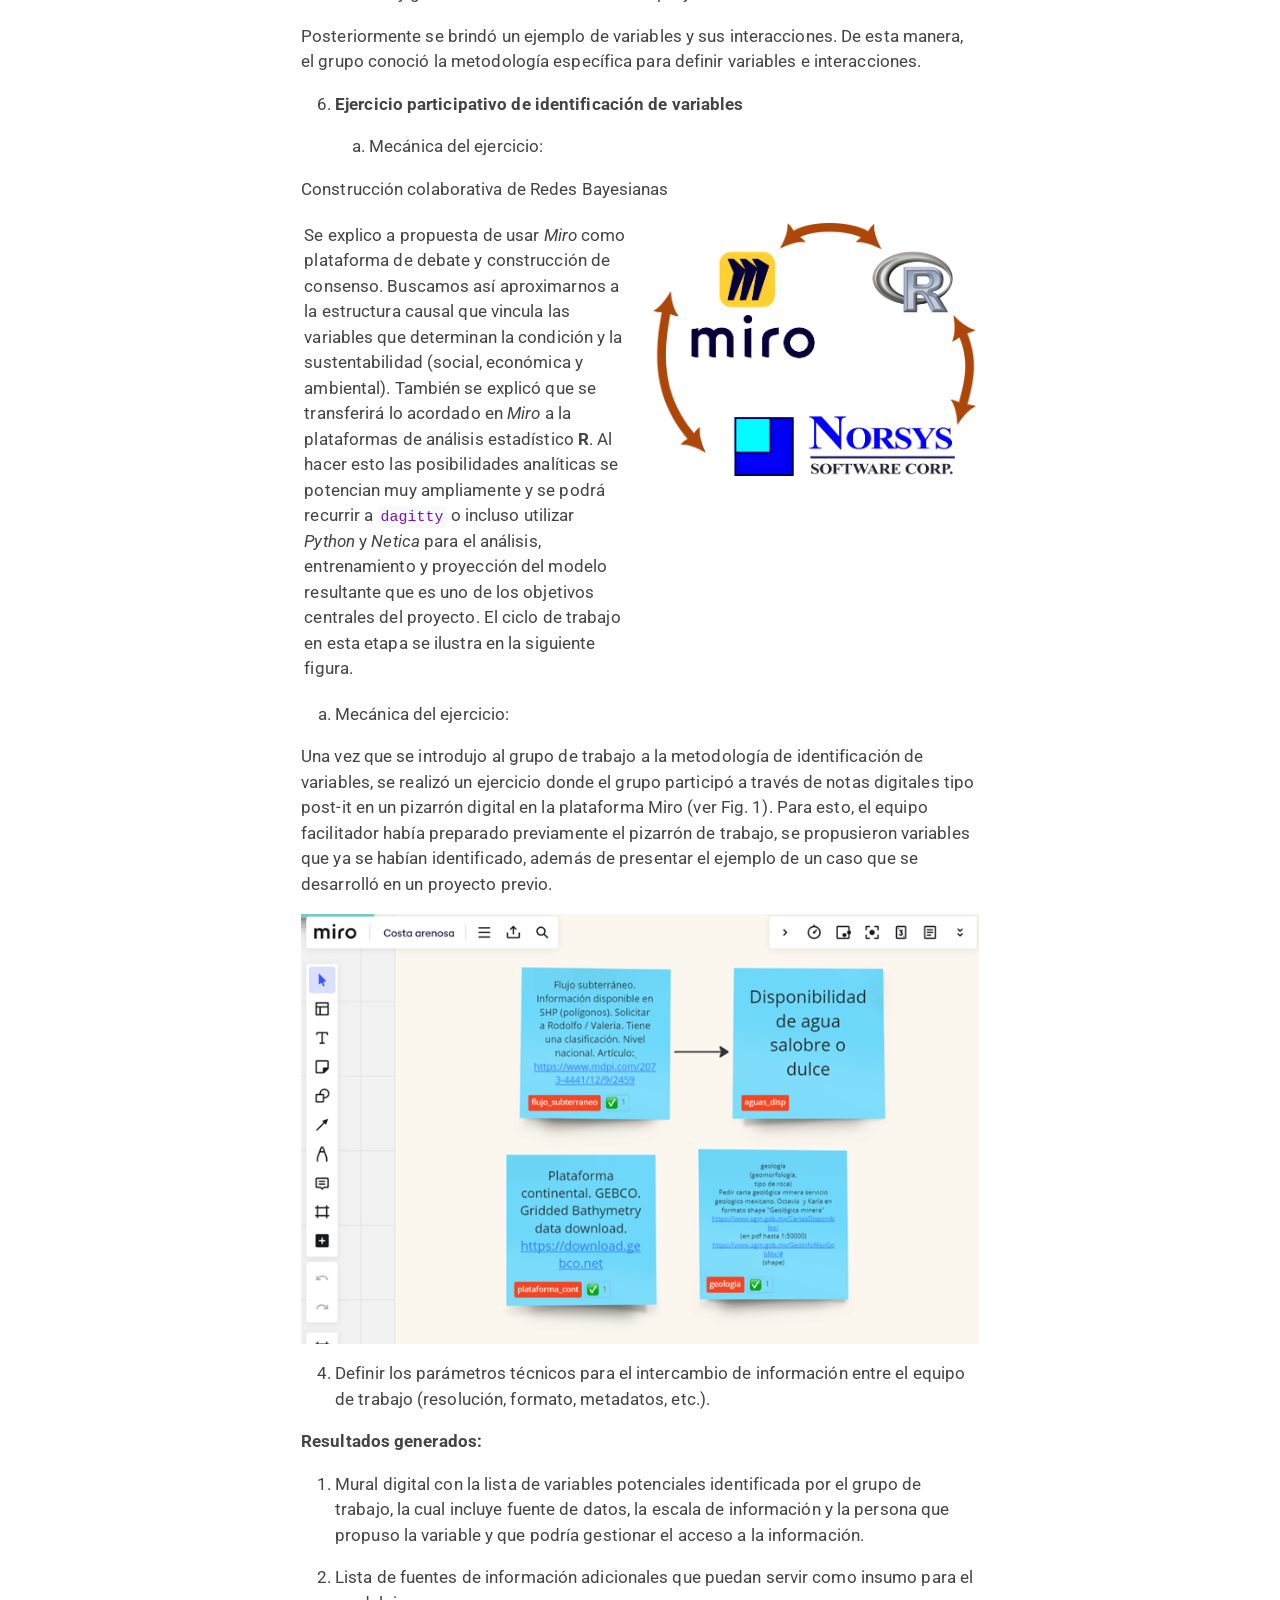
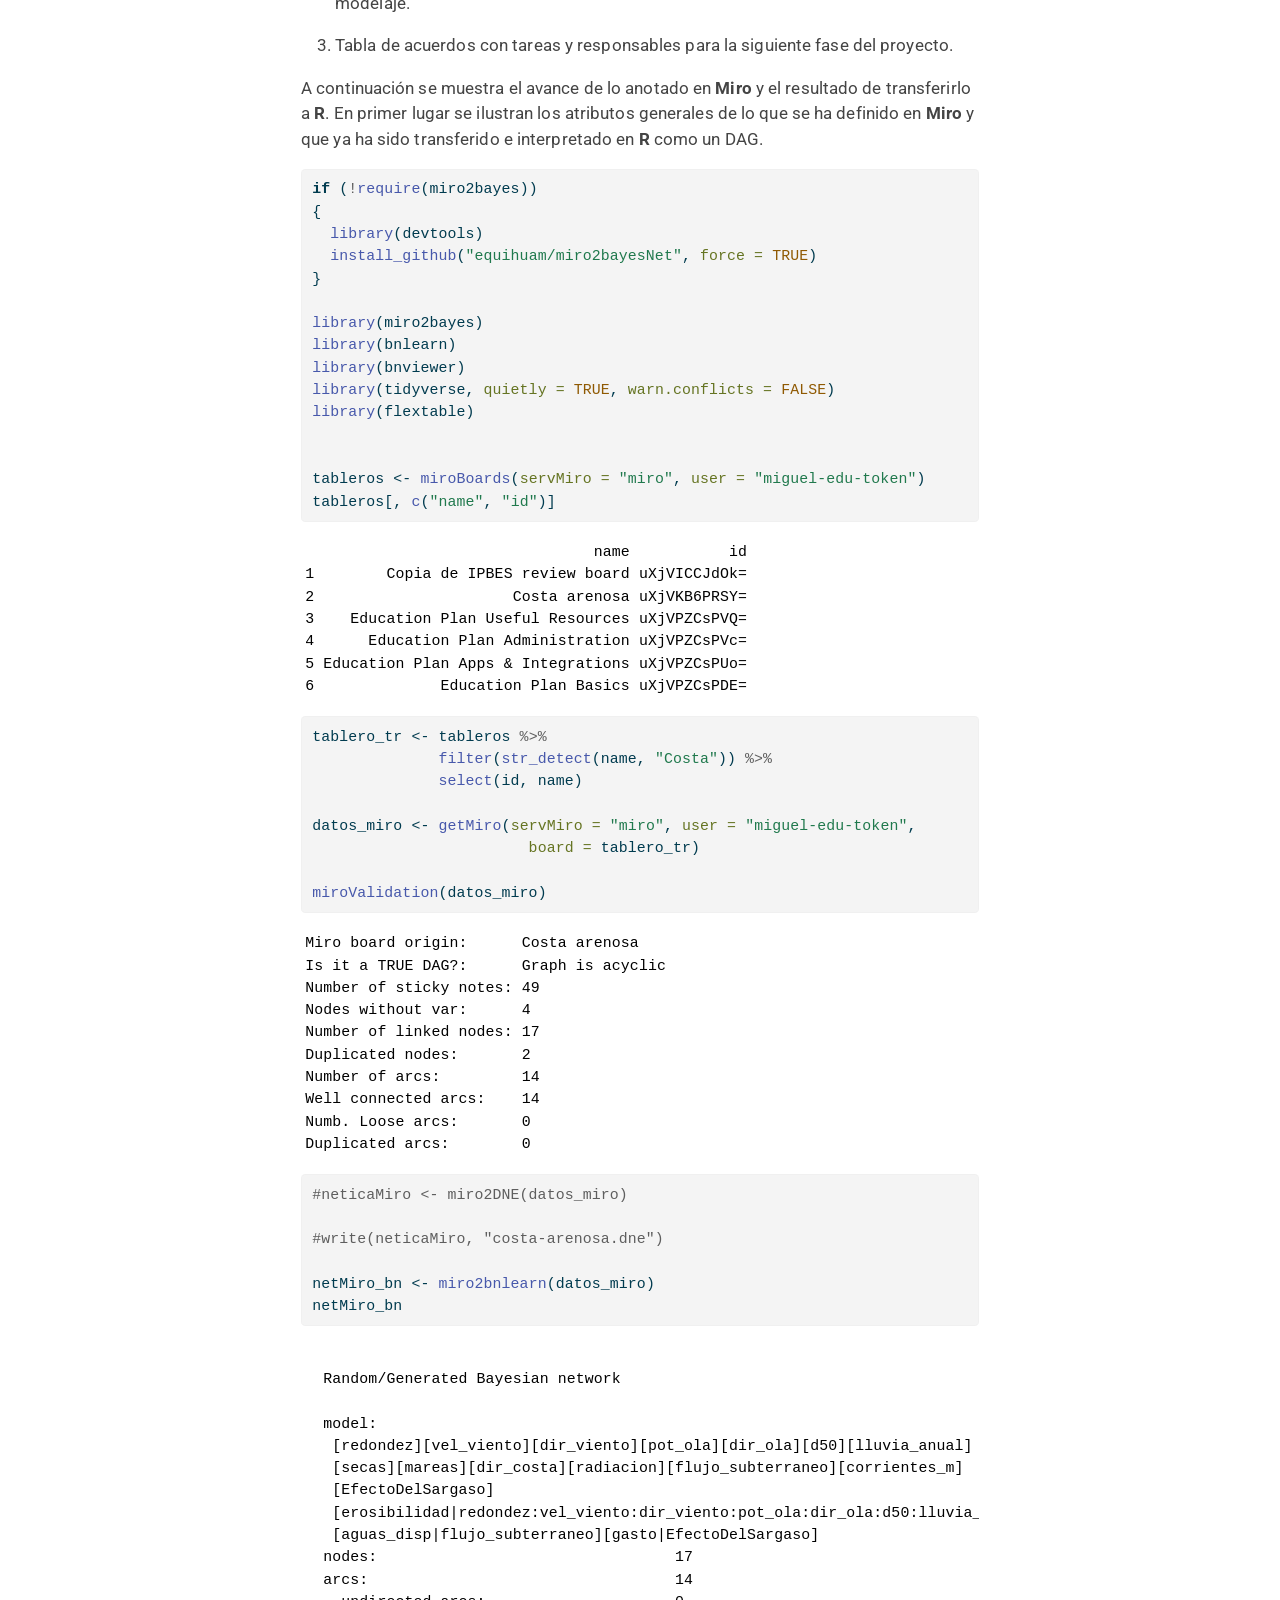
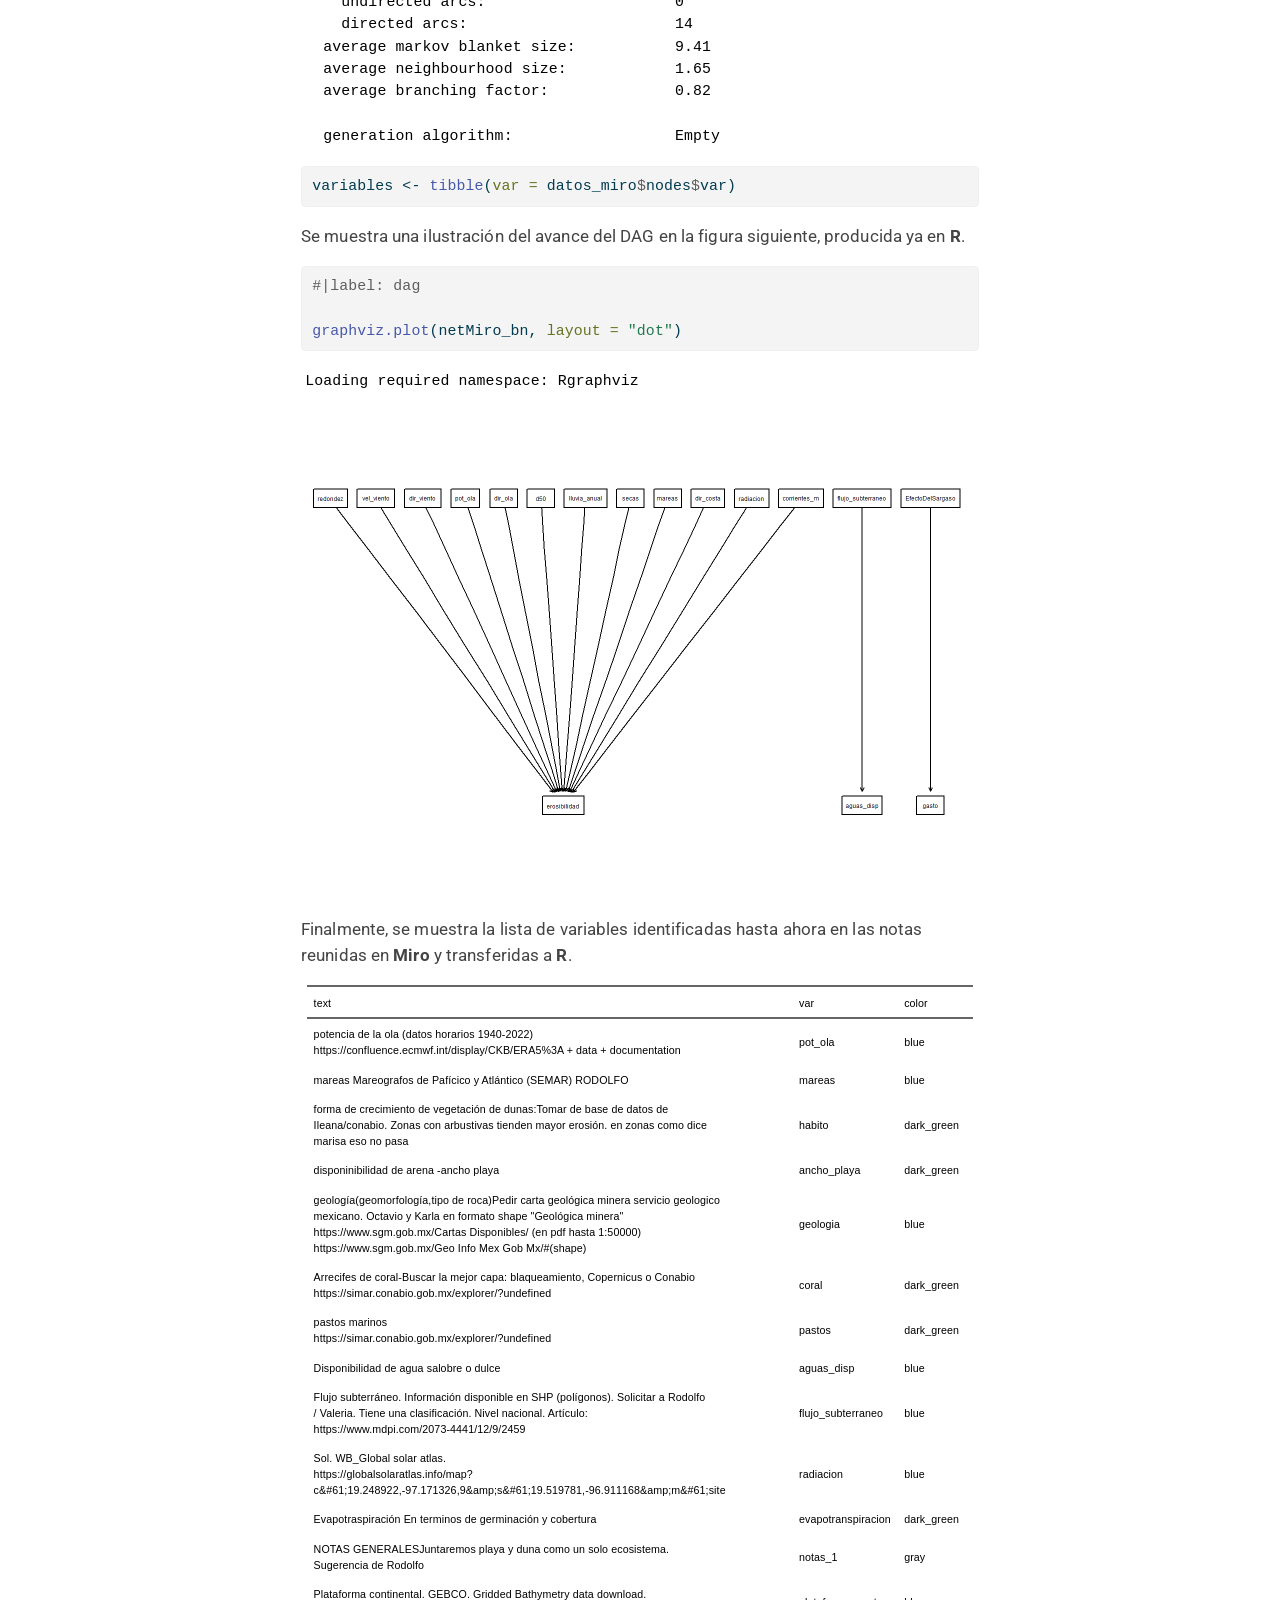
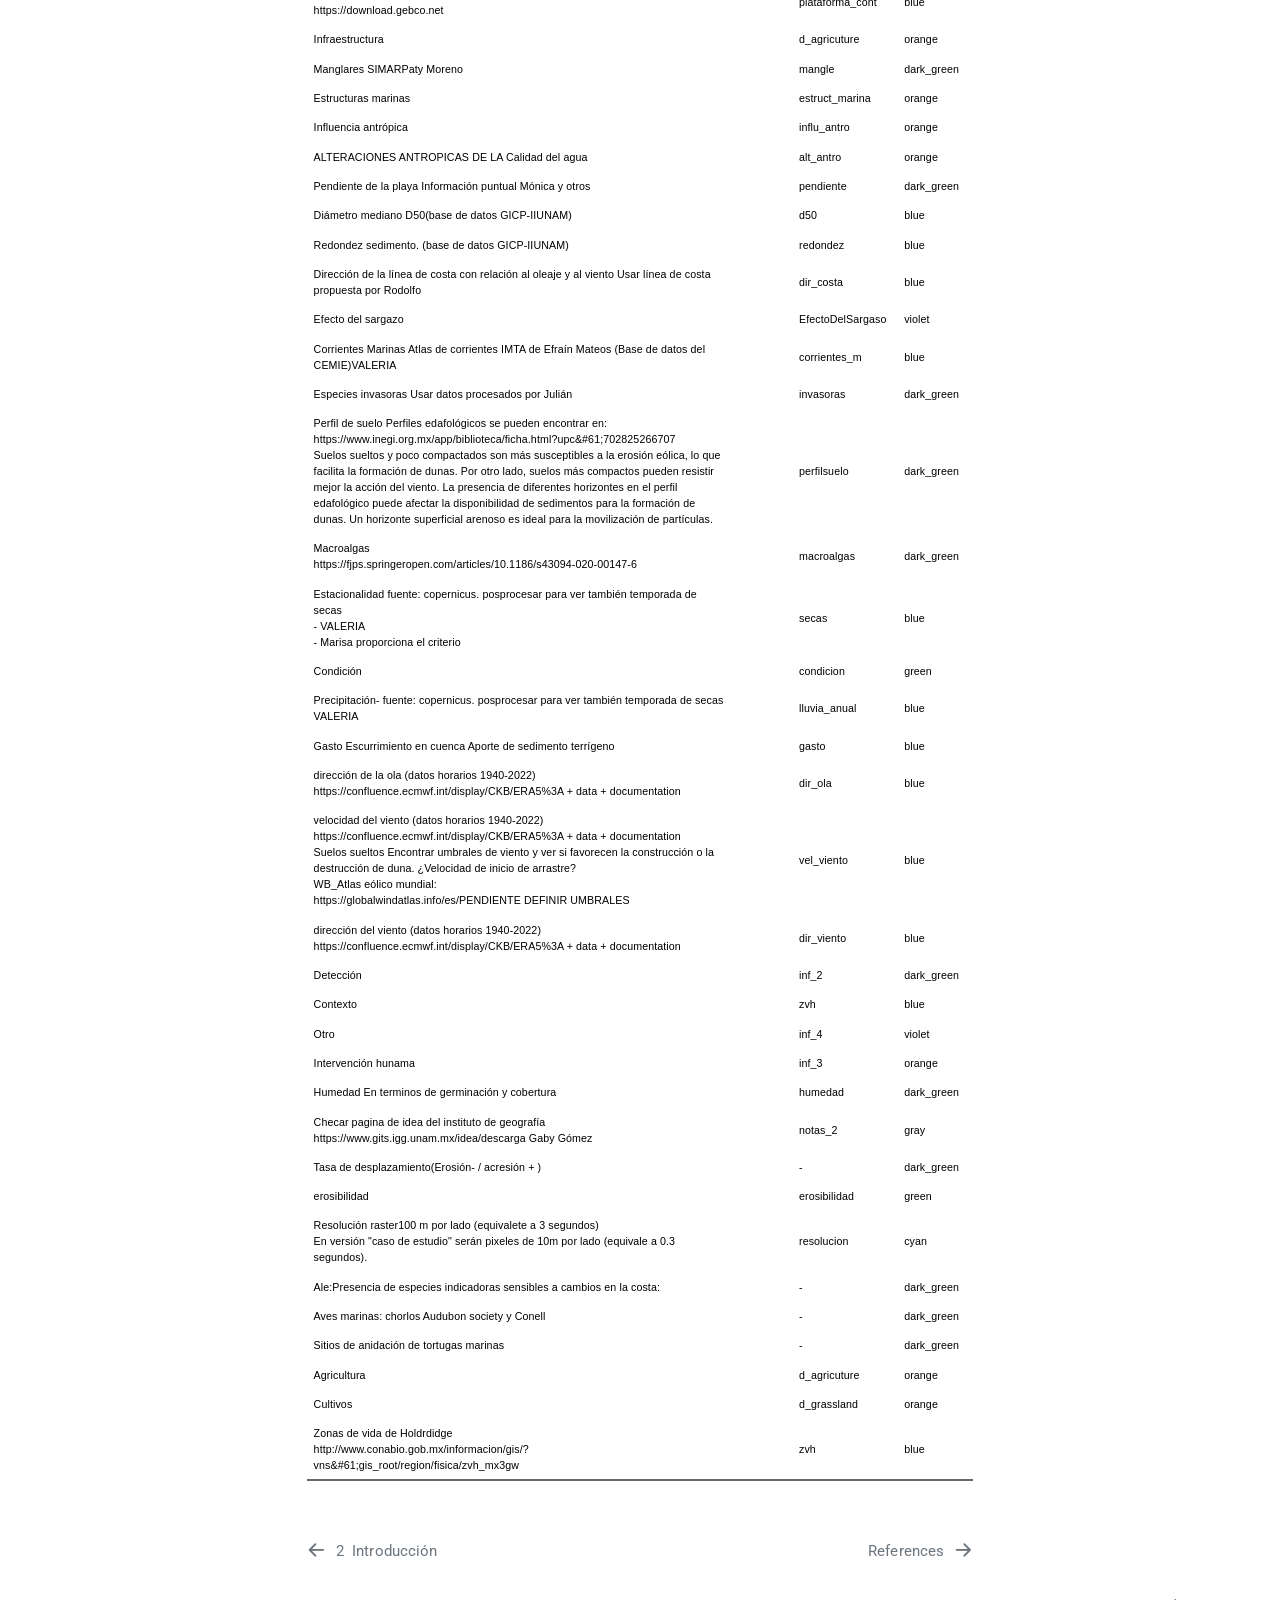
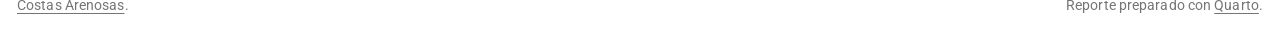
<file: _book/capitulos/taller.html>
<!DOCTYPE html>
<html xmlns="http://www.w3.org/1999/xhtml" lang="es" xml:lang="es"><head>

<meta charset="utf-8">
<meta name="generator" content="quarto-1.6.42">

<meta name="viewport" content="width=device-width, initial-scale=1.0, user-scalable=yes">


<title>3&nbsp; Taller – Integridad ecosistémica de costas arenosas</title>
<style>
code{white-space: pre-wrap;}
span.smallcaps{font-variant: small-caps;}
div.columns{display: flex; gap: min(4vw, 1.5em);}
div.column{flex: auto; overflow-x: auto;}
div.hanging-indent{margin-left: 1.5em; text-indent: -1.5em;}
ul.task-list{list-style: none;}
ul.task-list li input[type="checkbox"] {
  width: 0.8em;
  margin: 0 0.8em 0.2em -1em; /* quarto-specific, see https://github.com/quarto-dev/quarto-cli/issues/4556 */ 
  vertical-align: middle;
}
/* CSS for syntax highlighting */
pre > code.sourceCode { white-space: pre; position: relative; }
pre > code.sourceCode > span { line-height: 1.25; }
pre > code.sourceCode > span:empty { height: 1.2em; }
.sourceCode { overflow: visible; }
code.sourceCode > span { color: inherit; text-decoration: inherit; }
div.sourceCode { margin: 1em 0; }
pre.sourceCode { margin: 0; }
@media screen {
div.sourceCode { overflow: auto; }
}
@media print {
pre > code.sourceCode { white-space: pre-wrap; }
pre > code.sourceCode > span { display: inline-block; text-indent: -5em; padding-left: 5em; }
}
pre.numberSource code
  { counter-reset: source-line 0; }
pre.numberSource code > span
  { position: relative; left: -4em; counter-increment: source-line; }
pre.numberSource code > span > a:first-child::before
  { content: counter(source-line);
    position: relative; left: -1em; text-align: right; vertical-align: baseline;
    border: none; display: inline-block;
    -webkit-touch-callout: none; -webkit-user-select: none;
    -khtml-user-select: none; -moz-user-select: none;
    -ms-user-select: none; user-select: none;
    padding: 0 4px; width: 4em;
  }
pre.numberSource { margin-left: 3em;  padding-left: 4px; }
div.sourceCode
  {   }
@media screen {
pre > code.sourceCode > span > a:first-child::before { text-decoration: underline; }
}
/* CSS for citations */
div.csl-bib-body { }
div.csl-entry {
  clear: both;
  margin-bottom: 0em;
}
.hanging-indent div.csl-entry {
  margin-left:2em;
  text-indent:-2em;
}
div.csl-left-margin {
  min-width:2em;
  float:left;
}
div.csl-right-inline {
  margin-left:2em;
  padding-left:1em;
}
div.csl-indent {
  margin-left: 2em;
}</style>


<script src="../site_libs/quarto-nav/quarto-nav.js"></script>
<script src="../site_libs/quarto-nav/headroom.min.js"></script>
<script src="../site_libs/clipboard/clipboard.min.js"></script>
<script src="../site_libs/quarto-search/autocomplete.umd.js"></script>
<script src="../site_libs/quarto-search/fuse.min.js"></script>
<script src="../site_libs/quarto-search/quarto-search.js"></script>
<meta name="quarto:offset" content="../">
<link href="../capitulos/references.html" rel="next">
<link href="../capitulos/intro.html" rel="prev">
<link href="../images/plecas_Página_7.png" rel="icon" type="image/png">
<script src="../site_libs/quarto-html/quarto.js"></script>
<script src="../site_libs/quarto-html/popper.min.js"></script>
<script src="../site_libs/quarto-html/tippy.umd.min.js"></script>
<script src="../site_libs/quarto-html/anchor.min.js"></script>
<link href="../site_libs/quarto-html/tippy.css" rel="stylesheet">
<link href="../site_libs/quarto-html/quarto-syntax-highlighting-2f5df379a58b258e96c21c0638c20c03.css" rel="stylesheet" id="quarto-text-highlighting-styles">
<script src="../site_libs/bootstrap/bootstrap.min.js"></script>
<link href="../site_libs/bootstrap/bootstrap-icons.css" rel="stylesheet">
<link href="../site_libs/bootstrap/bootstrap-e0a1d7f4cec0dd688990a1c2dff254f9.min.css" rel="stylesheet" append-hash="true" id="quarto-bootstrap" data-mode="light">
<script id="quarto-search-options" type="application/json">{
  "location": "sidebar",
  "copy-button": false,
  "collapse-after": 3,
  "panel-placement": "start",
  "type": "textbox",
  "limit": 50,
  "keyboard-shortcut": [
    "f",
    "/",
    "s"
  ],
  "show-item-context": false,
  "language": {
    "search-no-results-text": "Sin resultados",
    "search-matching-documents-text": "documentos encontrados",
    "search-copy-link-title": "Copiar el enlace en la búsqueda",
    "search-hide-matches-text": "Ocultar resultados adicionales",
    "search-more-match-text": "resultado adicional en este documento",
    "search-more-matches-text": "resultados adicionales en este documento",
    "search-clear-button-title": "Borrar",
    "search-text-placeholder": "",
    "search-detached-cancel-button-title": "Cancelar",
    "search-submit-button-title": "Enviar",
    "search-label": "Buscar"
  }
}</script>
<link href="../site_libs/tabwid-1.1.3/tabwid.css" rel="stylesheet">

<script src="../site_libs/tabwid-1.1.3/tabwid.js"></script>



<link rel="stylesheet" href="../costas.css">
</head>

<body class="nav-sidebar floating">

<div id="quarto-search-results"></div>
  <header id="quarto-header" class="headroom fixed-top">
  <nav class="quarto-secondary-nav">
    <div class="container-fluid d-flex">
      <button type="button" class="quarto-btn-toggle btn" data-bs-toggle="collapse" role="button" data-bs-target=".quarto-sidebar-collapse-item" aria-controls="quarto-sidebar" aria-expanded="false" aria-label="Alternar barra lateral" onclick="if (window.quartoToggleHeadroom) { window.quartoToggleHeadroom(); }">
        <i class="bi bi-layout-text-sidebar-reverse"></i>
      </button>
        <nav class="quarto-page-breadcrumbs" aria-label="breadcrumb"><ol class="breadcrumb"><li class="breadcrumb-item"><a href="../capitulos/taller.html"><span class="chapter-number">3</span>&nbsp; <span class="chapter-title">Taller</span></a></li></ol></nav>
        <a class="flex-grow-1" role="navigation" data-bs-toggle="collapse" data-bs-target=".quarto-sidebar-collapse-item" aria-controls="quarto-sidebar" aria-expanded="false" aria-label="Alternar barra lateral" onclick="if (window.quartoToggleHeadroom) { window.quartoToggleHeadroom(); }">      
        </a>
      <button type="button" class="btn quarto-search-button" aria-label="Buscar" onclick="window.quartoOpenSearch();">
        <i class="bi bi-search"></i>
      </button>
    </div>
  </nav>
</header>
<!-- content -->
<div id="quarto-content" class="quarto-container page-columns page-rows-contents page-layout-article">
<!-- sidebar -->
  <nav id="quarto-sidebar" class="sidebar collapse collapse-horizontal quarto-sidebar-collapse-item sidebar-navigation floating overflow-auto">
    <div class="pt-lg-2 mt-2 text-left sidebar-header sidebar-header-stacked">
      <a href="../index.html" class="sidebar-logo-link">
      <img src="../images/beach-7318494_1920.jpg" alt="" class="sidebar-logo py-0 d-lg-inline d-none">
      </a>
    <div class="sidebar-title mb-0 py-0">
      <a href="../">Integridad ecosistémica de costas arenosas</a> 
        <div class="sidebar-tools-main">
    <a href="../Integridad-ecosistémica-de-costas-arenosas.pdf" title="Descargar PDF" class="quarto-navigation-tool px-1" aria-label="Descargar PDF"><i class="bi bi-file-pdf"></i></a>
</div>
    </div>
      </div>
        <div class="mt-2 flex-shrink-0 align-items-center">
        <div class="sidebar-search">
        <div id="quarto-search" class="" title="Buscar"></div>
        </div>
        </div>
    <div class="sidebar-menu-container"> 
    <ul class="list-unstyled mt-1">
        <li class="sidebar-item">
  <div class="sidebar-item-container"> 
  <a href="../index.html" class="sidebar-item-text sidebar-link">
 <span class="menu-text">Prefacio</span></a>
  </div>
</li>
        <li class="sidebar-item">
  <div class="sidebar-item-container"> 
  <a href="../capitulos/summary.html" class="sidebar-item-text sidebar-link">
 <span class="menu-text"><span class="chapter-number">1</span>&nbsp; <span class="chapter-title">Resumen</span></span></a>
  </div>
</li>
        <li class="sidebar-item">
  <div class="sidebar-item-container"> 
  <a href="../capitulos/intro.html" class="sidebar-item-text sidebar-link">
 <span class="menu-text"><span class="chapter-number">2</span>&nbsp; <span class="chapter-title">Introducción</span></span></a>
  </div>
</li>
        <li class="sidebar-item">
  <div class="sidebar-item-container"> 
  <a href="../capitulos/taller.html" class="sidebar-item-text sidebar-link active">
 <span class="menu-text"><span class="chapter-number">3</span>&nbsp; <span class="chapter-title">Taller</span></span></a>
  </div>
</li>
        <li class="sidebar-item">
  <div class="sidebar-item-container"> 
  <a href="../capitulos/references.html" class="sidebar-item-text sidebar-link">
 <span class="menu-text">References</span></a>
  </div>
</li>
    </ul>
    </div>
</nav>
<div id="quarto-sidebar-glass" class="quarto-sidebar-collapse-item" data-bs-toggle="collapse" data-bs-target=".quarto-sidebar-collapse-item"></div>
<!-- margin-sidebar -->
    <div id="quarto-margin-sidebar" class="sidebar margin-sidebar">
        <nav id="TOC" role="doc-toc" class="toc-active">
    <h2 id="toc-title">Tabla de contenidos</h2>
   
  <ul>
  <li><a href="#día-1" id="toc-día-1" class="nav-link active" data-scroll-target="#día-1"><span class="header-section-number">3.1</span> Día 1</a></li>
  <li><a href="#día-2" id="toc-día-2" class="nav-link" data-scroll-target="#día-2"><span class="header-section-number">3.2</span> Día 2</a></li>
  </ul>
</nav>
    </div>
<!-- main -->
<main class="content" id="quarto-document-content">

<header id="title-block-header" class="quarto-title-block default">
<div class="quarto-title">
<h1 class="title"><span class="chapter-number">3</span>&nbsp; <span class="chapter-title">Taller</span></h1>
</div>



<div class="quarto-title-meta">

    
  
    
  </div>
  


</header>


<p><strong>Taller de arranque del grupo de trabajo para unificar metodologías y determinar las variables a analizar</strong></p>
<p>Lugar: <a href="https://maps.app.goo.gl/hCVkgx3S4XdrRimm7">Edificio 17 del Instituto de Ingeniería CEMIE-Oceano</a>, ciudad de México / en línea</p>
<p><strong>Objetivo general:</strong></p>
<p>Presentar la visión integral del proyecto, su origen, fundamentos teórico-metodológico y principios de ciencia abierta, para unificar criterios técnicos entre el grupo central de trabajo e identificar en conjunto las variables potenciales para los ejercicios de modelación.</p>
<p><strong>Objetivos particulares:</strong></p>
<ol type="1">
<li>Presentar el proyecto, sus etapas, los productos comprometidos y tiempos estimados.</li>
<li>Presentar las bases teórico-metodológicas del proyecto (redes bayesianas), así como los fundamentos de ciencia abierta (FAIR).</li>
<li>Identificar posibles variables a utilizar en el modelaje del proyecto, así como las fuentes de datos e información relevante en dos escalas (para el nivel nacional y un caso de estudio potencial a detalle en la Península de Yucatán).</li>
</ol>
<p><strong>Descripción de las actividades</strong></p>
<p>Los talleres realizados el 29 y 31 de mayo contaron con la participación de 14 personas que conforman el grupo núcleo de trabajo del proyecto (ocho mujeres y seis hombres, tres participando en línea), provenientes del Instituto de Ingeniería de la UNAM, el Instituto de Ecología A. C. y la UAM – Xochimilco. Las listas de participantes se encuentran en este <a href="Taller/Anexo-1.pdf">Archivo</a>.</p>
<p>El taller se realizó con un enfoque participativo, para lo cual, se preparó un <a href="https://miro.com/welcomeonboard/ckhlZ3lXY1djM0FXd3ZIZmlpV3FUVXFONGJsUFJ0NGFIaWw0eGdHOHBDalhDdFk1Zjg1MUVOZTNMUmZaNDhPVHwzMDc0NDU3MzUyMDM4MTIwMjcwfDI=?share_link_id=865983900620">pizarrón digital en la plataforma virtual <strong>Miro</strong></a> y las presentaciones fueron depositadas en el <a href="https://sw-costas-arenosas.netlify.app/presentaciones#category=presentaci%C3%B3n">sitio Web de trabajo para el proyecto</a>. El instrumento de planeación del taller (carta descriptiva) con la propuesta de actividades detalladas se encuentra en el anexo 2.</p>
<p>A continuación, se presentan la descripción del desarrollo de las actividades durante los tres días de trabajo.</p>
<section id="día-1" class="level2" data-number="3.1">
<h2 data-number="3.1" class="anchored" data-anchor-id="día-1"><span class="header-section-number">3.1</span> Día 1</h2>
<ol type="1">
<li><strong>Bienvenida y presentación</strong></li>
</ol>
<p>Al inicio del taller, el Dr.&nbsp;Octavio Pérez Maqueo dio una breve bienvenida al taller e informó que cada día se iba a pasar una lista de asistencia; además, se le pidió a cada persona señalar si brindaban su consentimiento libre e informado para el uso de imagen e información considerando la siguiente leyenda: <em>“Al marcar esta celda, usted da el consentimiento para que el proyecto ‘Estimación de la integridad ecosistémica de las costas arenosas mexicanas a través de técnicas de aprendizaje de máquina (CF-2023-G-1497)’ haga uso de materiales (fotos/videos) con su imagen, así como de la información derivada de los días de taller. Ninguna información privada o sensible será utilizada ni compartida fuera del marco del proyecto. Muchas gracias.”</em> (Ver listas en el anexo 1)</p>
<p>Posteriormente a la información de la lista y consentimiento, se invitó a cada participante a presentarse brevemente con su nombre e institución.</p>
<p><strong>2. Presentación del contexto y origen del proyecto</strong></p>
<p>El Dr.&nbsp;Pérez Maqueo desarrolló una presentación en torno a la pregunta ¿por qué creemos que es necesario un proyecto como este? Para ello, la exposición contó con los siguientes componentes:</p>
<p>Visión integral</p>
<ul>
<li><p>Caso particular de las costas</p></li>
<li><p>Desarrollo de habilidades</p></li>
</ul>
<p>¿Cómo sugerimos hacerlo?</p>
<ul>
<li><p>Co-construcción</p></li>
<li><p>Ciencia Abierta y principios FAIR</p></li>
<li><p>Análisis con base en propuesta del SEEA EA</p></li>
<li><p>Flujos de trabajo (pipelines)</p></li>
</ul>
<p>En esta primera presentación se destacaron algunos argumentos de la necesidad que dio origen al proyecto:</p>
<ul>
<li><p>Fortalecer iniciativas nacionales e internacionales que vemos como una alternativa viable hacia la sustentabilidad.</p></li>
<li><p>Desarrollar metodologías que nos permitan a nosotros u otras personas rehacer mañana el análisis que hicimos hoy.</p></li>
<li><p>Aprender sobre nuevas formas de análisis dada la capacidad de datos y cómputo actuales.</p></li>
<li><p>Analizar a los socioecosistemas de manera integral incorporando las dependencias espaciales que caracteriza a estos sistemas.</p></li>
<li><p>Implementar los resultados del proyecto en la toma de decisiones.</p></li>
</ul>
<p>Las presentaciones están disponibles en el blog donde se subirán los materiales del proyecto: <a href="https://sw-costas-arenosas.netlify.app/presentaciones" class="uri">https://sw-costas-arenosas.netlify.app/presentaciones</a></p>
<p><a href="https://sw-costas-arenosas.netlify.app/presentaciones#category=presentaci%C3%B3n">https://sw-costas-arenosas.netlify.app/presentaciones#category=presentaci%C3%B3n</a></p>
<ol start="3" type="1">
<li><strong>Descripción del proyecto y marco teórico</strong></li>
</ol>
<p>En la segunda parte de la mañana del día 1, se expusieron las generalidades del proyecto, el marco conceptual, los compromisos establecidos para las tres etapas del proyecto, presupuesto, avances y tiempos estimados.</p>
<p>El objetivo principal del proyecto es “integrar indicadores bióticos y abióticos en un índice de integridad ecosistémica, a través de un modelo causal bajo una aproximación de Inteligencia Artificial Interpretable (IAI)”:</p>
<ul>
<li><p>Nacional</p></li>
<li><p>Incorporar la complejidad asociada a ecosistemas costeros</p></li>
<li><p>Aprendizaje Automático Interpretable (redes bayesianas)</p></li>
</ul>
<p>El resultado principal es proponer una metodología para analizar la integridad ecosistémica de las costas arenosas de México, con el fin de incorporarla a las cuentas nacionales de ecosistemas y promover su uso en distintos instrumentos de política pública.</p>
<p>La entrega de la primera etapa del proyecto es el día 27 de junio de 2024, por lo que dentro de los acuerdos se establecieron las tareas y responsables para cumplir plenamente con los compromisos (ver tabla de acuerdos, anexo 3).</p>
<p>Posteriormente, el Dr.&nbsp;Miguel Equihua brindó un panorama de los fundamentos teóricos en los que se sustenta el proyecto, principalmente explicando el proceso de análisis de interdependencias condicionadas a partir de las redes bayesianas (directed acyclic graph- DAG sensu <span class="citation" data-cites="pearl2018book">(<a href="references.html#ref-pearl2018book" role="doc-biblioref">Pearl &amp; Mackenzie, 2018</a>)</span>) (ver <a href="https://sw-costas-arenosas.netlify.app/presentaciones">blog</a>:</p>
<p>En la presentación se destacó la importancia de hacer la ciencia reproducible, lo que es un DAG, su anatomía, la terminología básica (noto, arista, variable explicativa, respuesta, ancestros, descendientes), las reglas de independencia condicional y la separación condicional. Después del planteamiento teórico, se explicó cómo se busca construir el DAG de integridad costera. Finalmente se presentó el fundamento de la ciencia abierta y los principios FAIR.</p>
<p>De esta manera, las/os participantes reconocieron las bases del proyecto y su propuesta de desarrollo. Al terminar la exposición hubo un breve espacio para algunas dudas o inquietudes, incluyendo a las personas que atendieron en línea.</p>
<ol start="4" type="1">
<li><strong>Presentación de la estrategia metodológica</strong></li>
</ol>
<p>La siguiente presentación buscó que el grupo cuente con la información base de la estrategia metodológica del taller, la cual sirvió también para realizar el ejercicio planeado para el día 2 de trabajo, en el cual se identificaron las variables y fuentes de información. La presentación contó con los siguientes elementos:</p>
<ul>
<li><p>De lo conceptual a lo analítico (de Miro a Nética)</p></li>
<li><p>Enfoque causal y probabilístico</p></li>
<li><p>Documentación y gestión de datos</p></li>
</ul>
<p>A lo largo del día se plantearon diversas inquietudes, por ejemplo:</p>
<ul>
<li><p>Definir las fronteras del área de estudio.</p></li>
<li><p>Definir si el grupo estaba en posibilidades de un estudio de caso a profundidad en la Península de Yucatán.</p></li>
<li><p>Considerar si se considerará información de la cuenca a nivel superficial y/o a los acuíferos.</p></li>
<li><p>Definir la temporalidad, qué años y si se toman las dos temporadas para las costas.</p></li>
<li><p>Necesidad de llegar a las resoluciones espaciales para la información a nivel nacional y para un estudio de caso.</p></li>
</ul>
<p>Además, se enlistó la información que podría ser relevante y algunas fuentes de datos que debían retomarse:</p>
<ul>
<li><p>Las imágenes que se usaron para el inventario de humedales, que tiene imágenes desde el 75 u 83 y del 2005-2006. Consultar a CONABIO.</p></li>
<li><p>Las imágenes de los vuelos que tiene INEGI y/o SEMARNAT.</p></li>
<li><p>Biblioteca de imágenes de ICA, donde incluso se cuenta con vuelos de los años sesenta (aerofotos).</p></li>
<li><p>Acervo de la compañía mexicana de aerofoto, que se había depositado en el Instituto de Geografía-UNAM, sin embargo, como no estaban cuidados los rollos, ICA se los llevo. Los tiene la Fundación ICA.</p></li>
<li><p>Las fotografías aéreas más antiguas que tomaron los EE. UU., las cuales están escaneadas. El equipo de Rodolfo Silva tiene acceso a esta información. Una parte ya está digitalizada, pero no toda está organizada, hay mucho trabajo pendiente.</p></li>
<li><p>Información de la CFE.</p></li>
<li><p>Las cartas geológico-mineras de todo el país. Los tiene el servicio geológico mexicano</p></li>
</ul>
<p>El equipo facilitador tomó notas cada día de trabajo de estos puntos para llegar a definiciones en una tabla de acuerdos al final del taller (ver anexo 3).</p>
<p>Al final del día 1, se dio un espacio en plenaria de cierre de la jornada de trabajo y se propusieron los mecanismos de interacción para el día 2.</p>
</section>
<section id="día-2" class="level2" data-number="3.2">
<h2 data-number="3.2" class="anchored" data-anchor-id="día-2"><span class="header-section-number">3.2</span> Día 2</h2>
<ol start="5" type="1">
<li><strong>Presentación del tema gestión de datos y presentación de variables</strong></li>
</ol>
<p>Al inicio del día 2, se continuó con el tema de gestión de datos y se presentaron las temáticas de variables existentes y nuevas variables, así como las sugerencias para documentar y gestionar datos en el marco del proyecto.</p>
<p>Posteriormente se brindó un ejemplo de variables y sus interacciones. De esta manera, el grupo conoció la metodología específica para definir variables e interacciones.</p>
<ol start="6" type="1">
<li><p><strong>Ejercicio participativo de identificación de variables</strong></p>
<ol type="a">
<li>Mecánica del ejercicio:</li>
</ol></li>
</ol>
<p>Construcción colaborativa de Redes Bayesianas</p>
<div>

</div>
<div class="quarto-layout-panel" data-layout-ncol="2">
<div class="quarto-layout-row">
<div class="quarto-layout-cell" style="flex-basis: 50.0%;justify-content: flex-start;">
<p>Se explico a propuesta de usar <em>Miro</em> como plataforma de debate y construcción de consenso. Buscamos así aproximarnos a la estructura causal que vincula las variables que determinan la condición y la sustentabilidad (social, económica y ambiental). También se explicó que se transferirá lo acordado en <em>Miro</em> a la plataformas de análisis estadístico <strong>R</strong>. Al hacer esto las posibilidades analíticas se potencian muy ampliamente y se podrá recurrir a <code>dagitty</code> o incluso utilizar <em>Python</em> y <em>Netica</em> para el análisis, entrenamiento y proyección del modelo resultante que es uno de los objetivos centrales del proyecto. El ciclo de trabajo en esta etapa se ilustra en la siguiente figura.</p>
</div>
<div class="quarto-layout-cell" style="flex-basis: 50.0%;justify-content: center;">
<p><img src="images/colaboracion.png" class="img-fluid"></p>
</div>
</div>
</div>
<ol type="a">
<li>Mecánica del ejercicio:</li>
</ol>
<p>Una vez que se introdujo al grupo de trabajo a la metodología de identificación de variables, se realizó un ejercicio donde el grupo participó a través de notas digitales tipo post-it en un pizarrón digital en la plataforma Miro (ver Fig. 1). Para esto, el equipo facilitador había preparado previamente el pizarrón de trabajo, se propusieron variables que ya se habían identificado, además de presentar el ejemplo de un caso que se desarrolló en un proyecto previo.</p>
<p><img src="images/Taller_figura_1.png" class="img-fluid"></p>
<ol start="4" type="1">
<li>Definir los parámetros técnicos para el intercambio de información entre el equipo de trabajo (resolución, formato, metadatos, etc.).</li>
</ol>
<p><strong>Resultados generados:</strong></p>
<ol type="1">
<li><p>Mural digital con la lista de variables potenciales identificada por el grupo de trabajo, la cual incluye fuente de datos, la escala de información y la persona que propuso la variable y que podría gestionar el acceso a la información.</p></li>
<li><p>Lista de fuentes de información adicionales que puedan servir como insumo para el modelaje.</p></li>
<li><p>Tabla de acuerdos con tareas y responsables para la siguiente fase del proyecto.</p></li>
</ol>
<p>A continuación se muestra el avance de lo anotado en <strong>Miro</strong> y el resultado de transferirlo a <strong>R</strong>. En primer lugar se ilustran los atributos generales de lo que se ha definido en <strong>Miro</strong> y que ya ha sido transferido e interpretado en <strong>R</strong> como un DAG.</p>
<div class="cell">
<div class="sourceCode cell-code" id="cb1"><pre class="sourceCode r code-with-copy"><code class="sourceCode r"><span id="cb1-1"><a href="#cb1-1" aria-hidden="true" tabindex="-1"></a><span class="cf">if</span> (<span class="sc">!</span><span class="fu">require</span>(miro2bayes))</span>
<span id="cb1-2"><a href="#cb1-2" aria-hidden="true" tabindex="-1"></a>{</span>
<span id="cb1-3"><a href="#cb1-3" aria-hidden="true" tabindex="-1"></a>  <span class="fu">library</span>(devtools)</span>
<span id="cb1-4"><a href="#cb1-4" aria-hidden="true" tabindex="-1"></a>  <span class="fu">install_github</span>(<span class="st">"equihuam/miro2bayesNet"</span>, <span class="at">force =</span> <span class="cn">TRUE</span>)</span>
<span id="cb1-5"><a href="#cb1-5" aria-hidden="true" tabindex="-1"></a>}</span>
<span id="cb1-6"><a href="#cb1-6" aria-hidden="true" tabindex="-1"></a></span>
<span id="cb1-7"><a href="#cb1-7" aria-hidden="true" tabindex="-1"></a><span class="fu">library</span>(miro2bayes)</span>
<span id="cb1-8"><a href="#cb1-8" aria-hidden="true" tabindex="-1"></a><span class="fu">library</span>(bnlearn)</span>
<span id="cb1-9"><a href="#cb1-9" aria-hidden="true" tabindex="-1"></a><span class="fu">library</span>(bnviewer)</span>
<span id="cb1-10"><a href="#cb1-10" aria-hidden="true" tabindex="-1"></a><span class="fu">library</span>(tidyverse, <span class="at">quietly =</span> <span class="cn">TRUE</span>, <span class="at">warn.conflicts =</span> <span class="cn">FALSE</span>)</span>
<span id="cb1-11"><a href="#cb1-11" aria-hidden="true" tabindex="-1"></a><span class="fu">library</span>(flextable)</span>
<span id="cb1-12"><a href="#cb1-12" aria-hidden="true" tabindex="-1"></a></span>
<span id="cb1-13"><a href="#cb1-13" aria-hidden="true" tabindex="-1"></a></span>
<span id="cb1-14"><a href="#cb1-14" aria-hidden="true" tabindex="-1"></a>tableros <span class="ot">&lt;-</span> <span class="fu">miroBoards</span>(<span class="at">servMiro =</span> <span class="st">"miro"</span>, <span class="at">user =</span> <span class="st">"miguel-edu-token"</span>)</span>
<span id="cb1-15"><a href="#cb1-15" aria-hidden="true" tabindex="-1"></a>tableros[, <span class="fu">c</span>(<span class="st">"name"</span>, <span class="st">"id"</span>)]</span></code><button title="Copiar al portapapeles" class="code-copy-button"><i class="bi"></i></button></pre></div>
<div class="cell-output cell-output-stdout">
<pre><code>                                name           id
1        Copia de IPBES review board uXjVICCJdOk=
2                      Costa arenosa uXjVKB6PRSY=
3    Education Plan Useful Resources uXjVPZCsPVQ=
4      Education Plan Administration uXjVPZCsPVc=
5 Education Plan Apps &amp; Integrations uXjVPZCsPUo=
6              Education Plan Basics uXjVPZCsPDE=</code></pre>
</div>
<div class="sourceCode cell-code" id="cb3"><pre class="sourceCode r code-with-copy"><code class="sourceCode r"><span id="cb3-1"><a href="#cb3-1" aria-hidden="true" tabindex="-1"></a>tablero_tr <span class="ot">&lt;-</span> tableros <span class="sc">%&gt;%</span></span>
<span id="cb3-2"><a href="#cb3-2" aria-hidden="true" tabindex="-1"></a>              <span class="fu">filter</span>(<span class="fu">str_detect</span>(name, <span class="st">"Costa"</span>)) <span class="sc">%&gt;%</span></span>
<span id="cb3-3"><a href="#cb3-3" aria-hidden="true" tabindex="-1"></a>              <span class="fu">select</span>(id, name)</span>
<span id="cb3-4"><a href="#cb3-4" aria-hidden="true" tabindex="-1"></a></span>
<span id="cb3-5"><a href="#cb3-5" aria-hidden="true" tabindex="-1"></a>datos_miro <span class="ot">&lt;-</span> <span class="fu">getMiro</span>(<span class="at">servMiro =</span> <span class="st">"miro"</span>, <span class="at">user =</span> <span class="st">"miguel-edu-token"</span>,</span>
<span id="cb3-6"><a href="#cb3-6" aria-hidden="true" tabindex="-1"></a>                        <span class="at">board =</span> tablero_tr)</span>
<span id="cb3-7"><a href="#cb3-7" aria-hidden="true" tabindex="-1"></a></span>
<span id="cb3-8"><a href="#cb3-8" aria-hidden="true" tabindex="-1"></a><span class="fu">miroValidation</span>(datos_miro)</span></code><button title="Copiar al portapapeles" class="code-copy-button"><i class="bi"></i></button></pre></div>
<div class="cell-output cell-output-stdout">
<pre><code>Miro board origin:      Costa arenosa
Is it a TRUE DAG?:      Graph is acyclic
Number of sticky notes: 49
Nodes without var:      4
Number of linked nodes: 17
Duplicated nodes:       2
Number of arcs:         14
Well connected arcs:    14
Numb. Loose arcs:       0
Duplicated arcs:        0</code></pre>
</div>
<div class="sourceCode cell-code" id="cb5"><pre class="sourceCode r code-with-copy"><code class="sourceCode r"><span id="cb5-1"><a href="#cb5-1" aria-hidden="true" tabindex="-1"></a><span class="co">#neticaMiro &lt;- miro2DNE(datos_miro)</span></span>
<span id="cb5-2"><a href="#cb5-2" aria-hidden="true" tabindex="-1"></a></span>
<span id="cb5-3"><a href="#cb5-3" aria-hidden="true" tabindex="-1"></a><span class="co">#write(neticaMiro, "costa-arenosa.dne")</span></span>
<span id="cb5-4"><a href="#cb5-4" aria-hidden="true" tabindex="-1"></a></span>
<span id="cb5-5"><a href="#cb5-5" aria-hidden="true" tabindex="-1"></a>netMiro_bn <span class="ot">&lt;-</span> <span class="fu">miro2bnlearn</span>(datos_miro)</span>
<span id="cb5-6"><a href="#cb5-6" aria-hidden="true" tabindex="-1"></a>netMiro_bn</span></code><button title="Copiar al portapapeles" class="code-copy-button"><i class="bi"></i></button></pre></div>
<div class="cell-output cell-output-stdout">
<pre><code>
  Random/Generated Bayesian network

  model:
   [redondez][vel_viento][dir_viento][pot_ola][dir_ola][d50][lluvia_anual]
   [secas][mareas][dir_costa][radiacion][flujo_subterraneo][corrientes_m]
   [EfectoDelSargaso]
   [erosibilidad|redondez:vel_viento:dir_viento:pot_ola:dir_ola:d50:lluvia_anual:secas:mareas:dir_costa:radiacion:corrientes_m]
   [aguas_disp|flujo_subterraneo][gasto|EfectoDelSargaso]
  nodes:                                 17 
  arcs:                                  14 
    undirected arcs:                     0 
    directed arcs:                       14 
  average markov blanket size:           9.41 
  average neighbourhood size:            1.65 
  average branching factor:              0.82 

  generation algorithm:                  Empty </code></pre>
</div>
<div class="sourceCode cell-code" id="cb7"><pre class="sourceCode r code-with-copy"><code class="sourceCode r"><span id="cb7-1"><a href="#cb7-1" aria-hidden="true" tabindex="-1"></a>variables <span class="ot">&lt;-</span> <span class="fu">tibble</span>(<span class="at">var =</span> datos_miro<span class="sc">$</span>nodes<span class="sc">$</span>var)</span></code><button title="Copiar al portapapeles" class="code-copy-button"><i class="bi"></i></button></pre></div>
</div>
<p>Se muestra una ilustración del avance del DAG en la figura siguiente, producida ya en <strong>R</strong>.</p>
<div class="cell">
<div class="sourceCode cell-code" id="cb8"><pre class="sourceCode r code-with-copy"><code class="sourceCode r"><span id="cb8-1"><a href="#cb8-1" aria-hidden="true" tabindex="-1"></a><span class="co">#|label: dag</span></span>
<span id="cb8-2"><a href="#cb8-2" aria-hidden="true" tabindex="-1"></a></span>
<span id="cb8-3"><a href="#cb8-3" aria-hidden="true" tabindex="-1"></a><span class="fu">graphviz.plot</span>(netMiro_bn, <span class="at">layout =</span> <span class="st">"dot"</span>)</span></code><button title="Copiar al portapapeles" class="code-copy-button"><i class="bi"></i></button></pre></div>
<div class="cell-output cell-output-stderr">
<pre><code>Loading required namespace: Rgraphviz</code></pre>
</div>
<div class="cell-output-display">
<div>
<figure class="figure">
<p><img src="taller_files/figure-html/unnamed-chunk-1-1.png" class="img-fluid figure-img" width="672"></p>
</figure>
</div>
</div>
</div>
<p>Finalmente, se muestra la lista de variables identificadas hasta ahora en las notas reunidas en <strong>Miro</strong> y transferidas a <strong>R</strong>.</p>
<div class="cell">
<div class="cell-output-display">
<div class="tabwid"><style>.cl-c7f171a6{}.cl-c7e77de0{font-family:'Arial';font-size:8pt;font-weight:normal;font-style:normal;text-decoration:none;color:rgba(0, 0, 0, 1.00);background-color:transparent;}.cl-c7eb8520{margin:0;text-align:left;border-bottom: 0 solid rgba(0, 0, 0, 1.00);border-top: 0 solid rgba(0, 0, 0, 1.00);border-left: 0 solid rgba(0, 0, 0, 1.00);border-right: 0 solid rgba(0, 0, 0, 1.00);padding-bottom:5pt;padding-top:5pt;padding-left:5pt;padding-right:5pt;line-height: 1;background-color:transparent;}.cl-c7eb8534{margin:0;text-align:left;border-bottom: 0 solid rgba(0, 0, 0, 1.00);border-top: 0 solid rgba(0, 0, 0, 1.00);border-left: 0 solid rgba(0, 0, 0, 1.00);border-right: 0 solid rgba(0, 0, 0, 1.00);padding-bottom:5pt;padding-top:5pt;padding-left:5pt;padding-right:50pt;line-height: 1;background-color:transparent;}.cl-c7ebafbe{width:4.724in;background-color:transparent;vertical-align: middle;border-bottom: 1.5pt solid rgba(102, 102, 102, 1.00);border-top: 1.5pt solid rgba(102, 102, 102, 1.00);border-left: 0 solid rgba(0, 0, 0, 1.00);border-right: 0 solid rgba(0, 0, 0, 1.00);margin-bottom:0;margin-top:0;margin-left:0;margin-right:0;}.cl-c7ebafc8{width:0.787in;background-color:transparent;vertical-align: middle;border-bottom: 1.5pt solid rgba(102, 102, 102, 1.00);border-top: 1.5pt solid rgba(102, 102, 102, 1.00);border-left: 0 solid rgba(0, 0, 0, 1.00);border-right: 0 solid rgba(0, 0, 0, 1.00);margin-bottom:0;margin-top:0;margin-left:0;margin-right:0;}.cl-c7ebafd2{width:4.724in;background-color:transparent;vertical-align: middle;border-bottom: 0 solid rgba(0, 0, 0, 1.00);border-top: 0 solid rgba(0, 0, 0, 1.00);border-left: 0 solid rgba(0, 0, 0, 1.00);border-right: 0 solid rgba(0, 0, 0, 1.00);margin-bottom:0;margin-top:0;margin-left:0;margin-right:0;}.cl-c7ebafd3{width:0.787in;background-color:transparent;vertical-align: middle;border-bottom: 0 solid rgba(0, 0, 0, 1.00);border-top: 0 solid rgba(0, 0, 0, 1.00);border-left: 0 solid rgba(0, 0, 0, 1.00);border-right: 0 solid rgba(0, 0, 0, 1.00);margin-bottom:0;margin-top:0;margin-left:0;margin-right:0;}.cl-c7ebafdc{width:4.724in;background-color:transparent;vertical-align: middle;border-bottom: 1.5pt solid rgba(102, 102, 102, 1.00);border-top: 0 solid rgba(0, 0, 0, 1.00);border-left: 0 solid rgba(0, 0, 0, 1.00);border-right: 0 solid rgba(0, 0, 0, 1.00);margin-bottom:0;margin-top:0;margin-left:0;margin-right:0;}.cl-c7ebafdd{width:0.787in;background-color:transparent;vertical-align: middle;border-bottom: 1.5pt solid rgba(102, 102, 102, 1.00);border-top: 0 solid rgba(0, 0, 0, 1.00);border-left: 0 solid rgba(0, 0, 0, 1.00);border-right: 0 solid rgba(0, 0, 0, 1.00);margin-bottom:0;margin-top:0;margin-left:0;margin-right:0;}</style><table data-quarto-disable-processing="true" class="cl-c7f171a6"><thead><tr style="overflow-wrap:break-word;"><th class="cl-c7ebafbe"><p class="cl-c7eb8520"><span class="cl-c7e77de0">text</span></p></th><th class="cl-c7ebafc8"><p class="cl-c7eb8520"><span class="cl-c7e77de0">var</span></p></th><th class="cl-c7ebafc8"><p class="cl-c7eb8520"><span class="cl-c7e77de0">color</span></p></th></tr></thead><tbody><tr style="overflow-wrap:break-word;"><td class="cl-c7ebafd2"><p class="cl-c7eb8534"><span class="cl-c7e77de0">potencia de la ola (datos horarios 1940-2022)</span><br><span class="cl-c7e77de0">https://confluence.ecmwf.int/display/CKB/ERA5%3A + data + documentation</span></p></td><td class="cl-c7ebafd3"><p class="cl-c7eb8520"><span class="cl-c7e77de0">pot_ola</span></p></td><td class="cl-c7ebafd3"><p class="cl-c7eb8520"><span class="cl-c7e77de0">blue</span></p></td></tr><tr style="overflow-wrap:break-word;"><td class="cl-c7ebafd2"><p class="cl-c7eb8534"><span class="cl-c7e77de0">mareas Mareografos de Pafícico y Atlántico (SEMAR) RODOLFO</span></p></td><td class="cl-c7ebafd3"><p class="cl-c7eb8520"><span class="cl-c7e77de0">mareas</span></p></td><td class="cl-c7ebafd3"><p class="cl-c7eb8520"><span class="cl-c7e77de0">blue</span></p></td></tr><tr style="overflow-wrap:break-word;"><td class="cl-c7ebafd2"><p class="cl-c7eb8534"><span class="cl-c7e77de0">forma de crecimiento de vegetación de dunas:Tomar de base de datos de Ileana/conabio. Zonas con arbustivas tienden mayor erosión. en zonas como dice marisa eso no pasa</span></p></td><td class="cl-c7ebafd3"><p class="cl-c7eb8520"><span class="cl-c7e77de0">habito</span></p></td><td class="cl-c7ebafd3"><p class="cl-c7eb8520"><span class="cl-c7e77de0">dark_green</span></p></td></tr><tr style="overflow-wrap:break-word;"><td class="cl-c7ebafd2"><p class="cl-c7eb8534"><span class="cl-c7e77de0">disponinibilidad de arena -ancho playa</span></p></td><td class="cl-c7ebafd3"><p class="cl-c7eb8520"><span class="cl-c7e77de0">ancho_playa</span></p></td><td class="cl-c7ebafd3"><p class="cl-c7eb8520"><span class="cl-c7e77de0">dark_green</span></p></td></tr><tr style="overflow-wrap:break-word;"><td class="cl-c7ebafd2"><p class="cl-c7eb8534"><span class="cl-c7e77de0">geología(geomorfología,tipo de roca)Pedir carta geológica minera servicio geologico mexicano. Octavio  y Karla en formato shape "Geológica minera"</span><br><span class="cl-c7e77de0">https://www.sgm.gob.mx/Cartas Disponibles/ (en pdf hasta 1:50000)</span><br><span class="cl-c7e77de0">https://www.sgm.gob.mx/Geo Info Mex Gob Mx/#(shape)</span></p></td><td class="cl-c7ebafd3"><p class="cl-c7eb8520"><span class="cl-c7e77de0">geologia</span></p></td><td class="cl-c7ebafd3"><p class="cl-c7eb8520"><span class="cl-c7e77de0">blue</span></p></td></tr><tr style="overflow-wrap:break-word;"><td class="cl-c7ebafd2"><p class="cl-c7eb8534"><span class="cl-c7e77de0">Arrecifes de coral-Buscar la mejor capa: blaqueamiento, Copernicus o Conabio</span><br><span class="cl-c7e77de0">https://simar.conabio.gob.mx/explorer/?undefined</span></p></td><td class="cl-c7ebafd3"><p class="cl-c7eb8520"><span class="cl-c7e77de0">coral</span></p></td><td class="cl-c7ebafd3"><p class="cl-c7eb8520"><span class="cl-c7e77de0">dark_green</span></p></td></tr><tr style="overflow-wrap:break-word;"><td class="cl-c7ebafd2"><p class="cl-c7eb8534"><span class="cl-c7e77de0">pastos marinos</span><br><span class="cl-c7e77de0">https://simar.conabio.gob.mx/explorer/?undefined</span></p></td><td class="cl-c7ebafd3"><p class="cl-c7eb8520"><span class="cl-c7e77de0">pastos</span></p></td><td class="cl-c7ebafd3"><p class="cl-c7eb8520"><span class="cl-c7e77de0">dark_green</span></p></td></tr><tr style="overflow-wrap:break-word;"><td class="cl-c7ebafd2"><p class="cl-c7eb8534"><span class="cl-c7e77de0">Disponibilidad de agua salobre o dulce</span></p></td><td class="cl-c7ebafd3"><p class="cl-c7eb8520"><span class="cl-c7e77de0">aguas_disp</span></p></td><td class="cl-c7ebafd3"><p class="cl-c7eb8520"><span class="cl-c7e77de0">blue</span></p></td></tr><tr style="overflow-wrap:break-word;"><td class="cl-c7ebafd2"><p class="cl-c7eb8534"><span class="cl-c7e77de0">Flujo subterráneo. Información disponible en SHP (polígonos). Solicitar a&nbsp;Rodolfo /&nbsp;Valeria. Tiene una clasificación. Nivel nacional. Artículo: </span><br><span class="cl-c7e77de0">https://www.mdpi.com/2073-4441/12/9/2459</span></p></td><td class="cl-c7ebafd3"><p class="cl-c7eb8520"><span class="cl-c7e77de0">flujo_subterraneo</span></p></td><td class="cl-c7ebafd3"><p class="cl-c7eb8520"><span class="cl-c7e77de0">blue</span></p></td></tr><tr style="overflow-wrap:break-word;"><td class="cl-c7ebafd2"><p class="cl-c7eb8534"><span class="cl-c7e77de0">Sol. WB_Global solar atlas. </span><br><span class="cl-c7e77de0">https://globalsolaratlas.info/map?c&amp;#61;19.248922,-97.171326,9&amp;amp;s&amp;#61;19.519781,-96.911168&amp;amp;m&amp;#61;site </span></p></td><td class="cl-c7ebafd3"><p class="cl-c7eb8520"><span class="cl-c7e77de0">radiacion</span></p></td><td class="cl-c7ebafd3"><p class="cl-c7eb8520"><span class="cl-c7e77de0">blue</span></p></td></tr><tr style="overflow-wrap:break-word;"><td class="cl-c7ebafd2"><p class="cl-c7eb8534"><span class="cl-c7e77de0">Evapotraspiración En terminos de germinación y cobertura</span></p></td><td class="cl-c7ebafd3"><p class="cl-c7eb8520"><span class="cl-c7e77de0">evapotranspiracion</span></p></td><td class="cl-c7ebafd3"><p class="cl-c7eb8520"><span class="cl-c7e77de0">dark_green</span></p></td></tr><tr style="overflow-wrap:break-word;"><td class="cl-c7ebafd2"><p class="cl-c7eb8534"><span class="cl-c7e77de0">NOTAS GENERALESJuntaremos playa y duna como un solo ecosistema. Sugerencia de Rodolfo</span></p></td><td class="cl-c7ebafd3"><p class="cl-c7eb8520"><span class="cl-c7e77de0">notas_1</span></p></td><td class="cl-c7ebafd3"><p class="cl-c7eb8520"><span class="cl-c7e77de0">gray</span></p></td></tr><tr style="overflow-wrap:break-word;"><td class="cl-c7ebafd2"><p class="cl-c7eb8534"><span class="cl-c7e77de0">Plataforma continental. GEBCO. Gridded Bathymetry data download.</span><br><span class="cl-c7e77de0">https://download.gebco.net</span></p></td><td class="cl-c7ebafd3"><p class="cl-c7eb8520"><span class="cl-c7e77de0">plataforma_cont</span></p></td><td class="cl-c7ebafd3"><p class="cl-c7eb8520"><span class="cl-c7e77de0">blue</span></p></td></tr><tr style="overflow-wrap:break-word;"><td class="cl-c7ebafd2"><p class="cl-c7eb8534"><span class="cl-c7e77de0">Infraestructura</span></p></td><td class="cl-c7ebafd3"><p class="cl-c7eb8520"><span class="cl-c7e77de0">d_agricuture</span></p></td><td class="cl-c7ebafd3"><p class="cl-c7eb8520"><span class="cl-c7e77de0">orange</span></p></td></tr><tr style="overflow-wrap:break-word;"><td class="cl-c7ebafd2"><p class="cl-c7eb8534"><span class="cl-c7e77de0">Manglares SIMARPaty Moreno</span></p></td><td class="cl-c7ebafd3"><p class="cl-c7eb8520"><span class="cl-c7e77de0">mangle</span></p></td><td class="cl-c7ebafd3"><p class="cl-c7eb8520"><span class="cl-c7e77de0">dark_green</span></p></td></tr><tr style="overflow-wrap:break-word;"><td class="cl-c7ebafd2"><p class="cl-c7eb8534"><span class="cl-c7e77de0">Estructuras marinas</span></p></td><td class="cl-c7ebafd3"><p class="cl-c7eb8520"><span class="cl-c7e77de0">estruct_marina</span></p></td><td class="cl-c7ebafd3"><p class="cl-c7eb8520"><span class="cl-c7e77de0">orange</span></p></td></tr><tr style="overflow-wrap:break-word;"><td class="cl-c7ebafd2"><p class="cl-c7eb8534"><span class="cl-c7e77de0">Influencia antrópica</span></p></td><td class="cl-c7ebafd3"><p class="cl-c7eb8520"><span class="cl-c7e77de0">influ_antro</span></p></td><td class="cl-c7ebafd3"><p class="cl-c7eb8520"><span class="cl-c7e77de0">orange</span></p></td></tr><tr style="overflow-wrap:break-word;"><td class="cl-c7ebafd2"><p class="cl-c7eb8534"><span class="cl-c7e77de0">ALTERACIONES ANTROPICAS DE LA Calidad del agua</span></p></td><td class="cl-c7ebafd3"><p class="cl-c7eb8520"><span class="cl-c7e77de0">alt_antro</span></p></td><td class="cl-c7ebafd3"><p class="cl-c7eb8520"><span class="cl-c7e77de0">orange</span></p></td></tr><tr style="overflow-wrap:break-word;"><td class="cl-c7ebafd2"><p class="cl-c7eb8534"><span class="cl-c7e77de0">Pendiente de la playa Información puntual Mónica y otros</span></p></td><td class="cl-c7ebafd3"><p class="cl-c7eb8520"><span class="cl-c7e77de0">pendiente</span></p></td><td class="cl-c7ebafd3"><p class="cl-c7eb8520"><span class="cl-c7e77de0">dark_green</span></p></td></tr><tr style="overflow-wrap:break-word;"><td class="cl-c7ebafd2"><p class="cl-c7eb8534"><span class="cl-c7e77de0">Diámetro mediano D50(base de datos GICP-IIUNAM)</span></p></td><td class="cl-c7ebafd3"><p class="cl-c7eb8520"><span class="cl-c7e77de0">d50</span></p></td><td class="cl-c7ebafd3"><p class="cl-c7eb8520"><span class="cl-c7e77de0">blue</span></p></td></tr><tr style="overflow-wrap:break-word;"><td class="cl-c7ebafd2"><p class="cl-c7eb8534"><span class="cl-c7e77de0">Redondez sedimento. (base de datos GICP-IIUNAM)</span></p></td><td class="cl-c7ebafd3"><p class="cl-c7eb8520"><span class="cl-c7e77de0">redondez</span></p></td><td class="cl-c7ebafd3"><p class="cl-c7eb8520"><span class="cl-c7e77de0">blue</span></p></td></tr><tr style="overflow-wrap:break-word;"><td class="cl-c7ebafd2"><p class="cl-c7eb8534"><span class="cl-c7e77de0">Dirección de la línea de costa con relación al oleaje y al viento Usar línea de costa propuesta por  Rodolfo</span></p></td><td class="cl-c7ebafd3"><p class="cl-c7eb8520"><span class="cl-c7e77de0">dir_costa</span></p></td><td class="cl-c7ebafd3"><p class="cl-c7eb8520"><span class="cl-c7e77de0">blue</span></p></td></tr><tr style="overflow-wrap:break-word;"><td class="cl-c7ebafd2"><p class="cl-c7eb8534"><span class="cl-c7e77de0">Efecto del sargazo</span></p></td><td class="cl-c7ebafd3"><p class="cl-c7eb8520"><span class="cl-c7e77de0">EfectoDelSargaso</span></p></td><td class="cl-c7ebafd3"><p class="cl-c7eb8520"><span class="cl-c7e77de0">violet</span></p></td></tr><tr style="overflow-wrap:break-word;"><td class="cl-c7ebafd2"><p class="cl-c7eb8534"><span class="cl-c7e77de0">Corrientes Marinas Atlas de corrientes IMTA de Efraín Mateos (Base de datos del CEMIE)VALERIA</span></p></td><td class="cl-c7ebafd3"><p class="cl-c7eb8520"><span class="cl-c7e77de0">corrientes_m</span></p></td><td class="cl-c7ebafd3"><p class="cl-c7eb8520"><span class="cl-c7e77de0">blue</span></p></td></tr><tr style="overflow-wrap:break-word;"><td class="cl-c7ebafd2"><p class="cl-c7eb8534"><span class="cl-c7e77de0">Especies invasoras Usar datos procesados por Julián</span></p></td><td class="cl-c7ebafd3"><p class="cl-c7eb8520"><span class="cl-c7e77de0">invasoras</span></p></td><td class="cl-c7ebafd3"><p class="cl-c7eb8520"><span class="cl-c7e77de0">dark_green</span></p></td></tr><tr style="overflow-wrap:break-word;"><td class="cl-c7ebafd2"><p class="cl-c7eb8534"><span class="cl-c7e77de0">Perfil de suelo Perfiles edafológicos se pueden encontrar en:</span><br><span class="cl-c7e77de0">https://www.inegi.org.mx/app/biblioteca/ficha.html?upc&amp;#61;702825266707</span><br><span class="cl-c7e77de0">Suelos sueltos y poco compactados son más susceptibles a la erosión eólica, lo que facilita la formación de dunas. Por otro lado, suelos más compactos pueden resistir mejor la acción del viento. La presencia de diferentes horizontes en el perfil edafológico puede afectar la disponibilidad de sedimentos para la formación de dunas. Un horizonte superficial arenoso es ideal para la movilización de partículas.</span></p></td><td class="cl-c7ebafd3"><p class="cl-c7eb8520"><span class="cl-c7e77de0">perfilsuelo</span></p></td><td class="cl-c7ebafd3"><p class="cl-c7eb8520"><span class="cl-c7e77de0">dark_green</span></p></td></tr><tr style="overflow-wrap:break-word;"><td class="cl-c7ebafd2"><p class="cl-c7eb8534"><span class="cl-c7e77de0">Macroalgas</span><br><span class="cl-c7e77de0">https://fjps.springeropen.com/articles/10.1186/s43094-020-00147-6</span></p></td><td class="cl-c7ebafd3"><p class="cl-c7eb8520"><span class="cl-c7e77de0">macroalgas</span></p></td><td class="cl-c7ebafd3"><p class="cl-c7eb8520"><span class="cl-c7e77de0">dark_green</span></p></td></tr><tr style="overflow-wrap:break-word;"><td class="cl-c7ebafd2"><p class="cl-c7eb8534"><span class="cl-c7e77de0">Estacionalidad fuente: copernicus. posprocesar para ver también temporada de secas </span><br><span class="cl-c7e77de0">- VALERIA</span><br><span class="cl-c7e77de0">- Marisa proporciona el criterio</span></p></td><td class="cl-c7ebafd3"><p class="cl-c7eb8520"><span class="cl-c7e77de0">secas</span></p></td><td class="cl-c7ebafd3"><p class="cl-c7eb8520"><span class="cl-c7e77de0">blue</span></p></td></tr><tr style="overflow-wrap:break-word;"><td class="cl-c7ebafd2"><p class="cl-c7eb8534"><span class="cl-c7e77de0">Condición</span></p></td><td class="cl-c7ebafd3"><p class="cl-c7eb8520"><span class="cl-c7e77de0">condicion</span></p></td><td class="cl-c7ebafd3"><p class="cl-c7eb8520"><span class="cl-c7e77de0">green</span></p></td></tr><tr style="overflow-wrap:break-word;"><td class="cl-c7ebafd2"><p class="cl-c7eb8534"><span class="cl-c7e77de0">Precipitación- fuente: copernicus. posprocesar para ver también temporada de secas VALERIA</span></p></td><td class="cl-c7ebafd3"><p class="cl-c7eb8520"><span class="cl-c7e77de0">lluvia_anual</span></p></td><td class="cl-c7ebafd3"><p class="cl-c7eb8520"><span class="cl-c7e77de0">blue</span></p></td></tr><tr style="overflow-wrap:break-word;"><td class="cl-c7ebafd2"><p class="cl-c7eb8534"><span class="cl-c7e77de0">Gasto Escurrimiento en cuenca Aporte de sedimento terrígeno</span></p></td><td class="cl-c7ebafd3"><p class="cl-c7eb8520"><span class="cl-c7e77de0">gasto</span></p></td><td class="cl-c7ebafd3"><p class="cl-c7eb8520"><span class="cl-c7e77de0">blue</span></p></td></tr><tr style="overflow-wrap:break-word;"><td class="cl-c7ebafd2"><p class="cl-c7eb8534"><span class="cl-c7e77de0">dirección de la ola (datos horarios 1940-2022)</span><br><span class="cl-c7e77de0">https://confluence.ecmwf.int/display/CKB/ERA5%3A + data + documentation</span></p></td><td class="cl-c7ebafd3"><p class="cl-c7eb8520"><span class="cl-c7e77de0">dir_ola</span></p></td><td class="cl-c7ebafd3"><p class="cl-c7eb8520"><span class="cl-c7e77de0">blue</span></p></td></tr><tr style="overflow-wrap:break-word;"><td class="cl-c7ebafd2"><p class="cl-c7eb8534"><span class="cl-c7e77de0">velocidad del viento&nbsp;(datos horarios 1940-2022)</span><br><span class="cl-c7e77de0">https://confluence.ecmwf.int/display/CKB/ERA5%3A + data + documentation </span><br><span class="cl-c7e77de0">Suelos sueltos Encontrar umbrales de viento y ver si favorecen la construcción o la destrucción de duna. ¿Velocidad de inicio de arrastre?</span><br><span class="cl-c7e77de0">WB_Atlas eólico mundial: </span><br><span class="cl-c7e77de0">https://globalwindatlas.info/es/PENDIENTE DEFINIR UMBRALES</span></p></td><td class="cl-c7ebafd3"><p class="cl-c7eb8520"><span class="cl-c7e77de0">vel_viento</span></p></td><td class="cl-c7ebafd3"><p class="cl-c7eb8520"><span class="cl-c7e77de0">blue</span></p></td></tr><tr style="overflow-wrap:break-word;"><td class="cl-c7ebafd2"><p class="cl-c7eb8534"><span class="cl-c7e77de0">dirección del viento&nbsp;(datos horarios 1940-2022)</span><br><span class="cl-c7e77de0">https://confluence.ecmwf.int/display/CKB/ERA5%3A + data + documentation</span></p></td><td class="cl-c7ebafd3"><p class="cl-c7eb8520"><span class="cl-c7e77de0">dir_viento</span></p></td><td class="cl-c7ebafd3"><p class="cl-c7eb8520"><span class="cl-c7e77de0">blue</span></p></td></tr><tr style="overflow-wrap:break-word;"><td class="cl-c7ebafd2"><p class="cl-c7eb8534"><span class="cl-c7e77de0">Detección</span></p></td><td class="cl-c7ebafd3"><p class="cl-c7eb8520"><span class="cl-c7e77de0">inf_2</span></p></td><td class="cl-c7ebafd3"><p class="cl-c7eb8520"><span class="cl-c7e77de0">dark_green</span></p></td></tr><tr style="overflow-wrap:break-word;"><td class="cl-c7ebafd2"><p class="cl-c7eb8534"><span class="cl-c7e77de0">Contexto</span></p></td><td class="cl-c7ebafd3"><p class="cl-c7eb8520"><span class="cl-c7e77de0">zvh</span></p></td><td class="cl-c7ebafd3"><p class="cl-c7eb8520"><span class="cl-c7e77de0">blue</span></p></td></tr><tr style="overflow-wrap:break-word;"><td class="cl-c7ebafd2"><p class="cl-c7eb8534"><span class="cl-c7e77de0">Otro</span></p></td><td class="cl-c7ebafd3"><p class="cl-c7eb8520"><span class="cl-c7e77de0">inf_4</span></p></td><td class="cl-c7ebafd3"><p class="cl-c7eb8520"><span class="cl-c7e77de0">violet</span></p></td></tr><tr style="overflow-wrap:break-word;"><td class="cl-c7ebafd2"><p class="cl-c7eb8534"><span class="cl-c7e77de0">Intervención hunama</span></p></td><td class="cl-c7ebafd3"><p class="cl-c7eb8520"><span class="cl-c7e77de0">inf_3</span></p></td><td class="cl-c7ebafd3"><p class="cl-c7eb8520"><span class="cl-c7e77de0">orange</span></p></td></tr><tr style="overflow-wrap:break-word;"><td class="cl-c7ebafd2"><p class="cl-c7eb8534"><span class="cl-c7e77de0">Humedad En terminos de germinación y cobertura</span></p></td><td class="cl-c7ebafd3"><p class="cl-c7eb8520"><span class="cl-c7e77de0">humedad</span></p></td><td class="cl-c7ebafd3"><p class="cl-c7eb8520"><span class="cl-c7e77de0">dark_green</span></p></td></tr><tr style="overflow-wrap:break-word;"><td class="cl-c7ebafd2"><p class="cl-c7eb8534"><span class="cl-c7e77de0">Checar pagina de idea del instituto de geografía</span><br><span class="cl-c7e77de0">https://www.gits.igg.unam.mx/idea/descarga Gaby Gómez</span></p></td><td class="cl-c7ebafd3"><p class="cl-c7eb8520"><span class="cl-c7e77de0">notas_2</span></p></td><td class="cl-c7ebafd3"><p class="cl-c7eb8520"><span class="cl-c7e77de0">gray</span></p></td></tr><tr style="overflow-wrap:break-word;"><td class="cl-c7ebafd2"><p class="cl-c7eb8534"><span class="cl-c7e77de0">Tasa de desplazamiento(Erosión- / acresión  + )</span></p></td><td class="cl-c7ebafd3"><p class="cl-c7eb8520"><span class="cl-c7e77de0">-</span></p></td><td class="cl-c7ebafd3"><p class="cl-c7eb8520"><span class="cl-c7e77de0">dark_green</span></p></td></tr><tr style="overflow-wrap:break-word;"><td class="cl-c7ebafd2"><p class="cl-c7eb8534"><span class="cl-c7e77de0">erosibilidad</span></p></td><td class="cl-c7ebafd3"><p class="cl-c7eb8520"><span class="cl-c7e77de0">erosibilidad</span></p></td><td class="cl-c7ebafd3"><p class="cl-c7eb8520"><span class="cl-c7e77de0">green</span></p></td></tr><tr style="overflow-wrap:break-word;"><td class="cl-c7ebafd2"><p class="cl-c7eb8534"><span class="cl-c7e77de0">Resolución raster100 m por lado (equivalete a 3 segundos)</span><br><span class="cl-c7e77de0">En versión "caso de estudio" serán pixeles de 10m por lado (equivale a 0.3 segundos).</span></p></td><td class="cl-c7ebafd3"><p class="cl-c7eb8520"><span class="cl-c7e77de0">resolucion</span></p></td><td class="cl-c7ebafd3"><p class="cl-c7eb8520"><span class="cl-c7e77de0">cyan</span></p></td></tr><tr style="overflow-wrap:break-word;"><td class="cl-c7ebafd2"><p class="cl-c7eb8534"><span class="cl-c7e77de0">Ale:Presencia de especies indicadoras sensibles a cambios en la costa:</span></p></td><td class="cl-c7ebafd3"><p class="cl-c7eb8520"><span class="cl-c7e77de0">-</span></p></td><td class="cl-c7ebafd3"><p class="cl-c7eb8520"><span class="cl-c7e77de0">dark_green</span></p></td></tr><tr style="overflow-wrap:break-word;"><td class="cl-c7ebafd2"><p class="cl-c7eb8534"><span class="cl-c7e77de0">Aves marinas: chorlos Audubon society y Conell</span></p></td><td class="cl-c7ebafd3"><p class="cl-c7eb8520"><span class="cl-c7e77de0">-</span></p></td><td class="cl-c7ebafd3"><p class="cl-c7eb8520"><span class="cl-c7e77de0">dark_green</span></p></td></tr><tr style="overflow-wrap:break-word;"><td class="cl-c7ebafd2"><p class="cl-c7eb8534"><span class="cl-c7e77de0">Sitios de anidación de tortugas marinas</span></p></td><td class="cl-c7ebafd3"><p class="cl-c7eb8520"><span class="cl-c7e77de0">-</span></p></td><td class="cl-c7ebafd3"><p class="cl-c7eb8520"><span class="cl-c7e77de0">dark_green</span></p></td></tr><tr style="overflow-wrap:break-word;"><td class="cl-c7ebafd2"><p class="cl-c7eb8534"><span class="cl-c7e77de0">Agricultura</span></p></td><td class="cl-c7ebafd3"><p class="cl-c7eb8520"><span class="cl-c7e77de0">d_agricuture</span></p></td><td class="cl-c7ebafd3"><p class="cl-c7eb8520"><span class="cl-c7e77de0">orange</span></p></td></tr><tr style="overflow-wrap:break-word;"><td class="cl-c7ebafd2"><p class="cl-c7eb8534"><span class="cl-c7e77de0">Cultivos</span></p></td><td class="cl-c7ebafd3"><p class="cl-c7eb8520"><span class="cl-c7e77de0">d_grassland</span></p></td><td class="cl-c7ebafd3"><p class="cl-c7eb8520"><span class="cl-c7e77de0">orange</span></p></td></tr><tr style="overflow-wrap:break-word;"><td class="cl-c7ebafdc"><p class="cl-c7eb8534"><span class="cl-c7e77de0">Zonas de vida de Holdrdidge</span><br><span class="cl-c7e77de0">http://www.conabio.gob.mx/informacion/gis/?vns&amp;#61;gis_root/region/fisica/zvh_mx3gw</span></p></td><td class="cl-c7ebafdd"><p class="cl-c7eb8520"><span class="cl-c7e77de0">zvh</span></p></td><td class="cl-c7ebafdd"><p class="cl-c7eb8520"><span class="cl-c7e77de0">blue</span></p></td></tr></tbody></table></div>
</div>
</div>


<div id="refs" class="references csl-bib-body hanging-indent" data-entry-spacing="0" data-line-spacing="2" role="list" style="display: none">
<div id="ref-pearl2018book" class="csl-entry" role="listitem">
Pearl, J., &amp; Mackenzie, D. (2018). <em>The book of why: the new science of cause and effect</em>. Basic books.
</div>
</div>
</section>

</main> <!-- /main -->
<script id="quarto-html-after-body" type="application/javascript">
window.document.addEventListener("DOMContentLoaded", function (event) {
  const toggleBodyColorMode = (bsSheetEl) => {
    const mode = bsSheetEl.getAttribute("data-mode");
    const bodyEl = window.document.querySelector("body");
    if (mode === "dark") {
      bodyEl.classList.add("quarto-dark");
      bodyEl.classList.remove("quarto-light");
    } else {
      bodyEl.classList.add("quarto-light");
      bodyEl.classList.remove("quarto-dark");
    }
  }
  const toggleBodyColorPrimary = () => {
    const bsSheetEl = window.document.querySelector("link#quarto-bootstrap");
    if (bsSheetEl) {
      toggleBodyColorMode(bsSheetEl);
    }
  }
  toggleBodyColorPrimary();  
  const icon = "";
  const anchorJS = new window.AnchorJS();
  anchorJS.options = {
    placement: 'right',
    icon: icon
  };
  anchorJS.add('.anchored');
  const isCodeAnnotation = (el) => {
    for (const clz of el.classList) {
      if (clz.startsWith('code-annotation-')) {                     
        return true;
      }
    }
    return false;
  }
  const onCopySuccess = function(e) {
    // button target
    const button = e.trigger;
    // don't keep focus
    button.blur();
    // flash "checked"
    button.classList.add('code-copy-button-checked');
    var currentTitle = button.getAttribute("title");
    button.setAttribute("title", "Copiado");
    let tooltip;
    if (window.bootstrap) {
      button.setAttribute("data-bs-toggle", "tooltip");
      button.setAttribute("data-bs-placement", "left");
      button.setAttribute("data-bs-title", "Copiado");
      tooltip = new bootstrap.Tooltip(button, 
        { trigger: "manual", 
          customClass: "code-copy-button-tooltip",
          offset: [0, -8]});
      tooltip.show();    
    }
    setTimeout(function() {
      if (tooltip) {
        tooltip.hide();
        button.removeAttribute("data-bs-title");
        button.removeAttribute("data-bs-toggle");
        button.removeAttribute("data-bs-placement");
      }
      button.setAttribute("title", currentTitle);
      button.classList.remove('code-copy-button-checked');
    }, 1000);
    // clear code selection
    e.clearSelection();
  }
  const getTextToCopy = function(trigger) {
      const codeEl = trigger.previousElementSibling.cloneNode(true);
      for (const childEl of codeEl.children) {
        if (isCodeAnnotation(childEl)) {
          childEl.remove();
        }
      }
      return codeEl.innerText;
  }
  const clipboard = new window.ClipboardJS('.code-copy-button:not([data-in-quarto-modal])', {
    text: getTextToCopy
  });
  clipboard.on('success', onCopySuccess);
  if (window.document.getElementById('quarto-embedded-source-code-modal')) {
    const clipboardModal = new window.ClipboardJS('.code-copy-button[data-in-quarto-modal]', {
      text: getTextToCopy,
      container: window.document.getElementById('quarto-embedded-source-code-modal')
    });
    clipboardModal.on('success', onCopySuccess);
  }
    var localhostRegex = new RegExp(/^(?:http|https):\/\/localhost\:?[0-9]*\//);
    var mailtoRegex = new RegExp(/^mailto:/);
      var filterRegex = new RegExp('/' + window.location.host + '/');
    var isInternal = (href) => {
        return filterRegex.test(href) || localhostRegex.test(href) || mailtoRegex.test(href);
    }
    // Inspect non-navigation links and adorn them if external
 	var links = window.document.querySelectorAll('a[href]:not(.nav-link):not(.navbar-brand):not(.toc-action):not(.sidebar-link):not(.sidebar-item-toggle):not(.pagination-link):not(.no-external):not([aria-hidden]):not(.dropdown-item):not(.quarto-navigation-tool):not(.about-link)');
    for (var i=0; i<links.length; i++) {
      const link = links[i];
      if (!isInternal(link.href)) {
        // undo the damage that might have been done by quarto-nav.js in the case of
        // links that we want to consider external
        if (link.dataset.originalHref !== undefined) {
          link.href = link.dataset.originalHref;
        }
      }
    }
  function tippyHover(el, contentFn, onTriggerFn, onUntriggerFn) {
    const config = {
      allowHTML: true,
      maxWidth: 500,
      delay: 100,
      arrow: false,
      appendTo: function(el) {
          return el.parentElement;
      },
      interactive: true,
      interactiveBorder: 10,
      theme: 'quarto',
      placement: 'bottom-start',
    };
    if (contentFn) {
      config.content = contentFn;
    }
    if (onTriggerFn) {
      config.onTrigger = onTriggerFn;
    }
    if (onUntriggerFn) {
      config.onUntrigger = onUntriggerFn;
    }
    window.tippy(el, config); 
  }
  const noterefs = window.document.querySelectorAll('a[role="doc-noteref"]');
  for (var i=0; i<noterefs.length; i++) {
    const ref = noterefs[i];
    tippyHover(ref, function() {
      // use id or data attribute instead here
      let href = ref.getAttribute('data-footnote-href') || ref.getAttribute('href');
      try { href = new URL(href).hash; } catch {}
      const id = href.replace(/^#\/?/, "");
      const note = window.document.getElementById(id);
      if (note) {
        return note.innerHTML;
      } else {
        return "";
      }
    });
  }
  const xrefs = window.document.querySelectorAll('a.quarto-xref');
  const processXRef = (id, note) => {
    // Strip column container classes
    const stripColumnClz = (el) => {
      el.classList.remove("page-full", "page-columns");
      if (el.children) {
        for (const child of el.children) {
          stripColumnClz(child);
        }
      }
    }
    stripColumnClz(note)
    if (id === null || id.startsWith('sec-')) {
      // Special case sections, only their first couple elements
      const container = document.createElement("div");
      if (note.children && note.children.length > 2) {
        container.appendChild(note.children[0].cloneNode(true));
        for (let i = 1; i < note.children.length; i++) {
          const child = note.children[i];
          if (child.tagName === "P" && child.innerText === "") {
            continue;
          } else {
            container.appendChild(child.cloneNode(true));
            break;
          }
        }
        if (window.Quarto?.typesetMath) {
          window.Quarto.typesetMath(container);
        }
        return container.innerHTML
      } else {
        if (window.Quarto?.typesetMath) {
          window.Quarto.typesetMath(note);
        }
        return note.innerHTML;
      }
    } else {
      // Remove any anchor links if they are present
      const anchorLink = note.querySelector('a.anchorjs-link');
      if (anchorLink) {
        anchorLink.remove();
      }
      if (window.Quarto?.typesetMath) {
        window.Quarto.typesetMath(note);
      }
      if (note.classList.contains("callout")) {
        return note.outerHTML;
      } else {
        return note.innerHTML;
      }
    }
  }
  for (var i=0; i<xrefs.length; i++) {
    const xref = xrefs[i];
    tippyHover(xref, undefined, function(instance) {
      instance.disable();
      let url = xref.getAttribute('href');
      let hash = undefined; 
      if (url.startsWith('#')) {
        hash = url;
      } else {
        try { hash = new URL(url).hash; } catch {}
      }
      if (hash) {
        const id = hash.replace(/^#\/?/, "");
        const note = window.document.getElementById(id);
        if (note !== null) {
          try {
            const html = processXRef(id, note.cloneNode(true));
            instance.setContent(html);
          } finally {
            instance.enable();
            instance.show();
          }
        } else {
          // See if we can fetch this
          fetch(url.split('#')[0])
          .then(res => res.text())
          .then(html => {
            const parser = new DOMParser();
            const htmlDoc = parser.parseFromString(html, "text/html");
            const note = htmlDoc.getElementById(id);
            if (note !== null) {
              const html = processXRef(id, note);
              instance.setContent(html);
            } 
          }).finally(() => {
            instance.enable();
            instance.show();
          });
        }
      } else {
        // See if we can fetch a full url (with no hash to target)
        // This is a special case and we should probably do some content thinning / targeting
        fetch(url)
        .then(res => res.text())
        .then(html => {
          const parser = new DOMParser();
          const htmlDoc = parser.parseFromString(html, "text/html");
          const note = htmlDoc.querySelector('main.content');
          if (note !== null) {
            // This should only happen for chapter cross references
            // (since there is no id in the URL)
            // remove the first header
            if (note.children.length > 0 && note.children[0].tagName === "HEADER") {
              note.children[0].remove();
            }
            const html = processXRef(null, note);
            instance.setContent(html);
          } 
        }).finally(() => {
          instance.enable();
          instance.show();
        });
      }
    }, function(instance) {
    });
  }
      let selectedAnnoteEl;
      const selectorForAnnotation = ( cell, annotation) => {
        let cellAttr = 'data-code-cell="' + cell + '"';
        let lineAttr = 'data-code-annotation="' +  annotation + '"';
        const selector = 'span[' + cellAttr + '][' + lineAttr + ']';
        return selector;
      }
      const selectCodeLines = (annoteEl) => {
        const doc = window.document;
        const targetCell = annoteEl.getAttribute("data-target-cell");
        const targetAnnotation = annoteEl.getAttribute("data-target-annotation");
        const annoteSpan = window.document.querySelector(selectorForAnnotation(targetCell, targetAnnotation));
        const lines = annoteSpan.getAttribute("data-code-lines").split(",");
        const lineIds = lines.map((line) => {
          return targetCell + "-" + line;
        })
        let top = null;
        let height = null;
        let parent = null;
        if (lineIds.length > 0) {
            //compute the position of the single el (top and bottom and make a div)
            const el = window.document.getElementById(lineIds[0]);
            top = el.offsetTop;
            height = el.offsetHeight;
            parent = el.parentElement.parentElement;
          if (lineIds.length > 1) {
            const lastEl = window.document.getElementById(lineIds[lineIds.length - 1]);
            const bottom = lastEl.offsetTop + lastEl.offsetHeight;
            height = bottom - top;
          }
          if (top !== null && height !== null && parent !== null) {
            // cook up a div (if necessary) and position it 
            let div = window.document.getElementById("code-annotation-line-highlight");
            if (div === null) {
              div = window.document.createElement("div");
              div.setAttribute("id", "code-annotation-line-highlight");
              div.style.position = 'absolute';
              parent.appendChild(div);
            }
            div.style.top = top - 2 + "px";
            div.style.height = height + 4 + "px";
            div.style.left = 0;
            let gutterDiv = window.document.getElementById("code-annotation-line-highlight-gutter");
            if (gutterDiv === null) {
              gutterDiv = window.document.createElement("div");
              gutterDiv.setAttribute("id", "code-annotation-line-highlight-gutter");
              gutterDiv.style.position = 'absolute';
              const codeCell = window.document.getElementById(targetCell);
              const gutter = codeCell.querySelector('.code-annotation-gutter');
              gutter.appendChild(gutterDiv);
            }
            gutterDiv.style.top = top - 2 + "px";
            gutterDiv.style.height = height + 4 + "px";
          }
          selectedAnnoteEl = annoteEl;
        }
      };
      const unselectCodeLines = () => {
        const elementsIds = ["code-annotation-line-highlight", "code-annotation-line-highlight-gutter"];
        elementsIds.forEach((elId) => {
          const div = window.document.getElementById(elId);
          if (div) {
            div.remove();
          }
        });
        selectedAnnoteEl = undefined;
      };
        // Handle positioning of the toggle
    window.addEventListener(
      "resize",
      throttle(() => {
        elRect = undefined;
        if (selectedAnnoteEl) {
          selectCodeLines(selectedAnnoteEl);
        }
      }, 10)
    );
    function throttle(fn, ms) {
    let throttle = false;
    let timer;
      return (...args) => {
        if(!throttle) { // first call gets through
            fn.apply(this, args);
            throttle = true;
        } else { // all the others get throttled
            if(timer) clearTimeout(timer); // cancel #2
            timer = setTimeout(() => {
              fn.apply(this, args);
              timer = throttle = false;
            }, ms);
        }
      };
    }
      // Attach click handler to the DT
      const annoteDls = window.document.querySelectorAll('dt[data-target-cell]');
      for (const annoteDlNode of annoteDls) {
        annoteDlNode.addEventListener('click', (event) => {
          const clickedEl = event.target;
          if (clickedEl !== selectedAnnoteEl) {
            unselectCodeLines();
            const activeEl = window.document.querySelector('dt[data-target-cell].code-annotation-active');
            if (activeEl) {
              activeEl.classList.remove('code-annotation-active');
            }
            selectCodeLines(clickedEl);
            clickedEl.classList.add('code-annotation-active');
          } else {
            // Unselect the line
            unselectCodeLines();
            clickedEl.classList.remove('code-annotation-active');
          }
        });
      }
  const findCites = (el) => {
    const parentEl = el.parentElement;
    if (parentEl) {
      const cites = parentEl.dataset.cites;
      if (cites) {
        return {
          el,
          cites: cites.split(' ')
        };
      } else {
        return findCites(el.parentElement)
      }
    } else {
      return undefined;
    }
  };
  var bibliorefs = window.document.querySelectorAll('a[role="doc-biblioref"]');
  for (var i=0; i<bibliorefs.length; i++) {
    const ref = bibliorefs[i];
    const citeInfo = findCites(ref);
    if (citeInfo) {
      tippyHover(citeInfo.el, function() {
        var popup = window.document.createElement('div');
        citeInfo.cites.forEach(function(cite) {
          var citeDiv = window.document.createElement('div');
          citeDiv.classList.add('hanging-indent');
          citeDiv.classList.add('csl-entry');
          var biblioDiv = window.document.getElementById('ref-' + cite);
          if (biblioDiv) {
            citeDiv.innerHTML = biblioDiv.innerHTML;
          }
          popup.appendChild(citeDiv);
        });
        return popup.innerHTML;
      });
    }
  }
});
</script>
<nav class="page-navigation">
  <div class="nav-page nav-page-previous">
      <a href="../capitulos/intro.html" class="pagination-link" aria-label="Introducción">
        <i class="bi bi-arrow-left-short"></i> <span class="nav-page-text"><span class="chapter-number">2</span>&nbsp; <span class="chapter-title">Introducción</span></span>
      </a>          
  </div>
  <div class="nav-page nav-page-next">
      <a href="../capitulos/references.html" class="pagination-link" aria-label="References">
        <span class="nav-page-text">References</span> <i class="bi bi-arrow-right-short"></i>
      </a>
  </div>
</nav>
</div> <!-- /content -->
<footer class="footer">
  <div class="nav-footer">
    <div class="nav-footer-left">
<p><a href="https://sw-costas-arenosas.netlify.app/">Costas Arenosas</a>.</p>
</div>   
    <div class="nav-footer-center">
      &nbsp;
    </div>
    <div class="nav-footer-right">
<p>Reporte preparado con <a href="https://quarto.org/">Quarto</a>.</p>
</div>
  </div>
</footer>




</body></html>
</file>
<file: _book/site_libs/quarto-html/tippy.css>
.tippy-box[data-animation=fade][data-state=hidden]{opacity:0}[data-tippy-root]{max-width:calc(100vw - 10px)}.tippy-box{position:relative;background-color:#333;color:#fff;border-radius:4px;font-size:14px;line-height:1.4;white-space:normal;outline:0;transition-property:transform,visibility,opacity}.tippy-box[data-placement^=top]>.tippy-arrow{bottom:0}.tippy-box[data-placement^=top]>.tippy-arrow:before{bottom:-7px;left:0;border-width:8px 8px 0;border-top-color:initial;transform-origin:center top}.tippy-box[data-placement^=bottom]>.tippy-arrow{top:0}.tippy-box[data-placement^=bottom]>.tippy-arrow:before{top:-7px;left:0;border-width:0 8px 8px;border-bottom-color:initial;transform-origin:center bottom}.tippy-box[data-placement^=left]>.tippy-arrow{right:0}.tippy-box[data-placement^=left]>.tippy-arrow:before{border-width:8px 0 8px 8px;border-left-color:initial;right:-7px;transform-origin:center left}.tippy-box[data-placement^=right]>.tippy-arrow{left:0}.tippy-box[data-placement^=right]>.tippy-arrow:before{left:-7px;border-width:8px 8px 8px 0;border-right-color:initial;transform-origin:center right}.tippy-box[data-inertia][data-state=visible]{transition-timing-function:cubic-bezier(.54,1.5,.38,1.11)}.tippy-arrow{width:16px;height:16px;color:#333}.tippy-arrow:before{content:"";position:absolute;border-color:transparent;border-style:solid}.tippy-content{position:relative;padding:5px 9px;z-index:1}
</file>
<file: _book/site_libs/quarto-html/quarto-syntax-highlighting-2f5df379a58b258e96c21c0638c20c03.css>
/* quarto syntax highlight colors */
:root {
  --quarto-hl-ot-color: #003B4F;
  --quarto-hl-at-color: #657422;
  --quarto-hl-ss-color: #20794D;
  --quarto-hl-an-color: #5E5E5E;
  --quarto-hl-fu-color: #4758AB;
  --quarto-hl-st-color: #20794D;
  --quarto-hl-cf-color: #003B4F;
  --quarto-hl-op-color: #5E5E5E;
  --quarto-hl-er-color: #AD0000;
  --quarto-hl-bn-color: #AD0000;
  --quarto-hl-al-color: #AD0000;
  --quarto-hl-va-color: #111111;
  --quarto-hl-bu-color: inherit;
  --quarto-hl-ex-color: inherit;
  --quarto-hl-pp-color: #AD0000;
  --quarto-hl-in-color: #5E5E5E;
  --quarto-hl-vs-color: #20794D;
  --quarto-hl-wa-color: #5E5E5E;
  --quarto-hl-do-color: #5E5E5E;
  --quarto-hl-im-color: #00769E;
  --quarto-hl-ch-color: #20794D;
  --quarto-hl-dt-color: #AD0000;
  --quarto-hl-fl-color: #AD0000;
  --quarto-hl-co-color: #5E5E5E;
  --quarto-hl-cv-color: #5E5E5E;
  --quarto-hl-cn-color: #8f5902;
  --quarto-hl-sc-color: #5E5E5E;
  --quarto-hl-dv-color: #AD0000;
  --quarto-hl-kw-color: #003B4F;
}

/* other quarto variables */
:root {
  --quarto-font-monospace: SFMono-Regular, Menlo, Monaco, Consolas, "Liberation Mono", "Courier New", monospace;
}

pre > code.sourceCode > span {
  color: #003B4F;
}

code span {
  color: #003B4F;
}

code.sourceCode > span {
  color: #003B4F;
}

div.sourceCode,
div.sourceCode pre.sourceCode {
  color: #003B4F;
}

code span.ot {
  color: #003B4F;
  font-style: inherit;
}

code span.at {
  color: #657422;
  font-style: inherit;
}

code span.ss {
  color: #20794D;
  font-style: inherit;
}

code span.an {
  color: #5E5E5E;
  font-style: inherit;
}

code span.fu {
  color: #4758AB;
  font-style: inherit;
}

code span.st {
  color: #20794D;
  font-style: inherit;
}

code span.cf {
  color: #003B4F;
  font-weight: bold;
  font-style: inherit;
}

code span.op {
  color: #5E5E5E;
  font-style: inherit;
}

code span.er {
  color: #AD0000;
  font-style: inherit;
}

code span.bn {
  color: #AD0000;
  font-style: inherit;
}

code span.al {
  color: #AD0000;
  font-style: inherit;
}

code span.va {
  color: #111111;
  font-style: inherit;
}

code span.bu {
  font-style: inherit;
}

code span.ex {
  font-style: inherit;
}

code span.pp {
  color: #AD0000;
  font-style: inherit;
}

code span.in {
  color: #5E5E5E;
  font-style: inherit;
}

code span.vs {
  color: #20794D;
  font-style: inherit;
}

code span.wa {
  color: #5E5E5E;
  font-style: italic;
}

code span.do {
  color: #5E5E5E;
  font-style: italic;
}

code span.im {
  color: #00769E;
  font-style: inherit;
}

code span.ch {
  color: #20794D;
  font-style: inherit;
}

code span.dt {
  color: #AD0000;
  font-style: inherit;
}

code span.fl {
  color: #AD0000;
  font-style: inherit;
}

code span.co {
  color: #5E5E5E;
  font-style: inherit;
}

code span.cv {
  color: #5E5E5E;
  font-style: italic;
}

code span.cn {
  color: #8f5902;
  font-style: inherit;
}

code span.sc {
  color: #5E5E5E;
  font-style: inherit;
}

code span.dv {
  color: #AD0000;
  font-style: inherit;
}

code span.kw {
  color: #003B4F;
  font-weight: bold;
  font-style: inherit;
}

.prevent-inlining {
  content: "</";
}

/*# sourceMappingURL=35eb38a806ee71ea6d2563be2308c832.css.map */
</file>
<file: _book/costas.css>
ul {
  list-style-type: circle;
}
</file>
<file: _book/site_libs/tabwid-1.1.3/tabwid.css>
.tabwid {
  font-size: initial;
  padding-bottom: 1em;
}

.tabwid table{
  border-spacing:0px !important;
  border-collapse:collapse;
  line-height:1;
  margin-left:auto;
  margin-right:auto;
  border-width: 0;
  border-color: transparent;
  caption-side: top;
}
.tabwid-caption-bottom table{
  caption-side: bottom;
}
.tabwid_left table{
  margin-left:0;
}
.tabwid_right table{
  margin-right:0;
}
.tabwid td, .tabwid th {
    padding: 0;
}
.tabwid a {
  text-decoration: none;
}
.tabwid thead {
    background-color: transparent;
}
.tabwid tfoot {
    background-color: transparent;
}
.tabwid table tr {
background-color: transparent;
}
.katex-display {
    margin: 0 0 !important;
}
</file>
